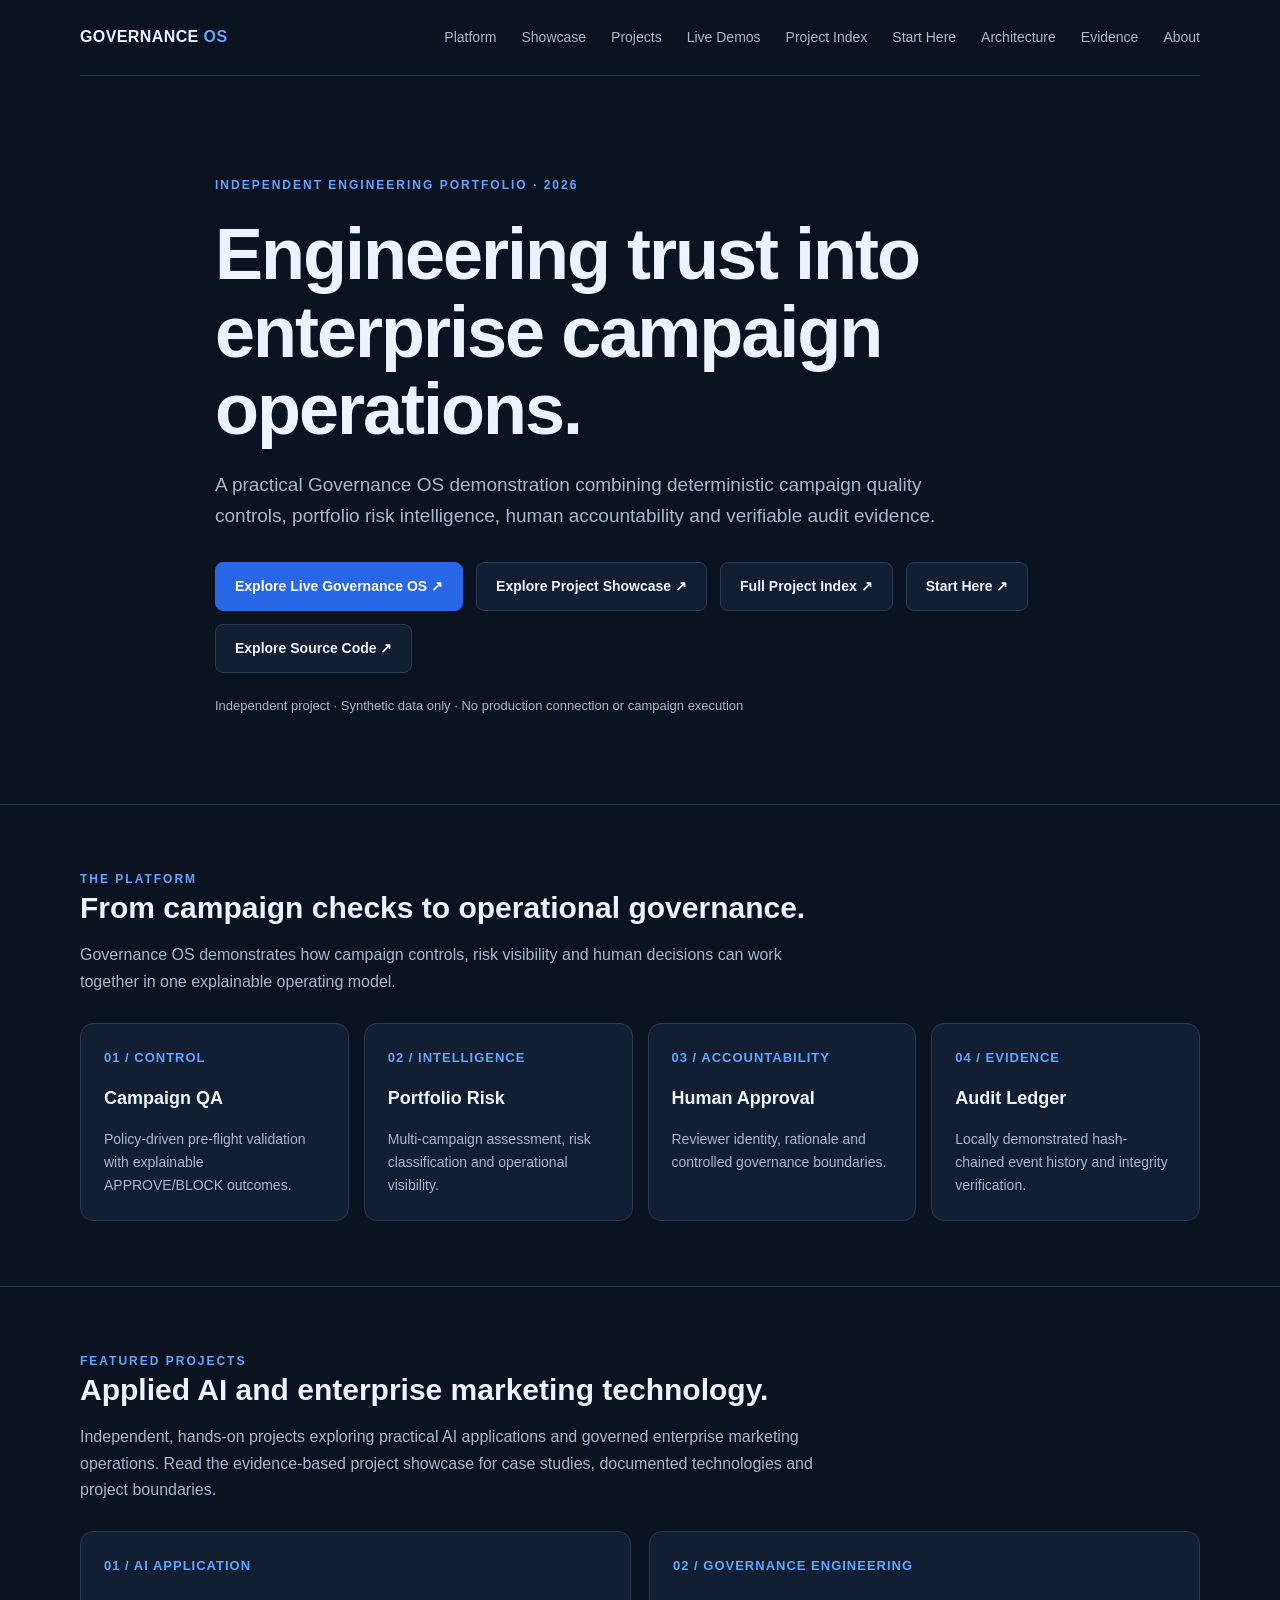
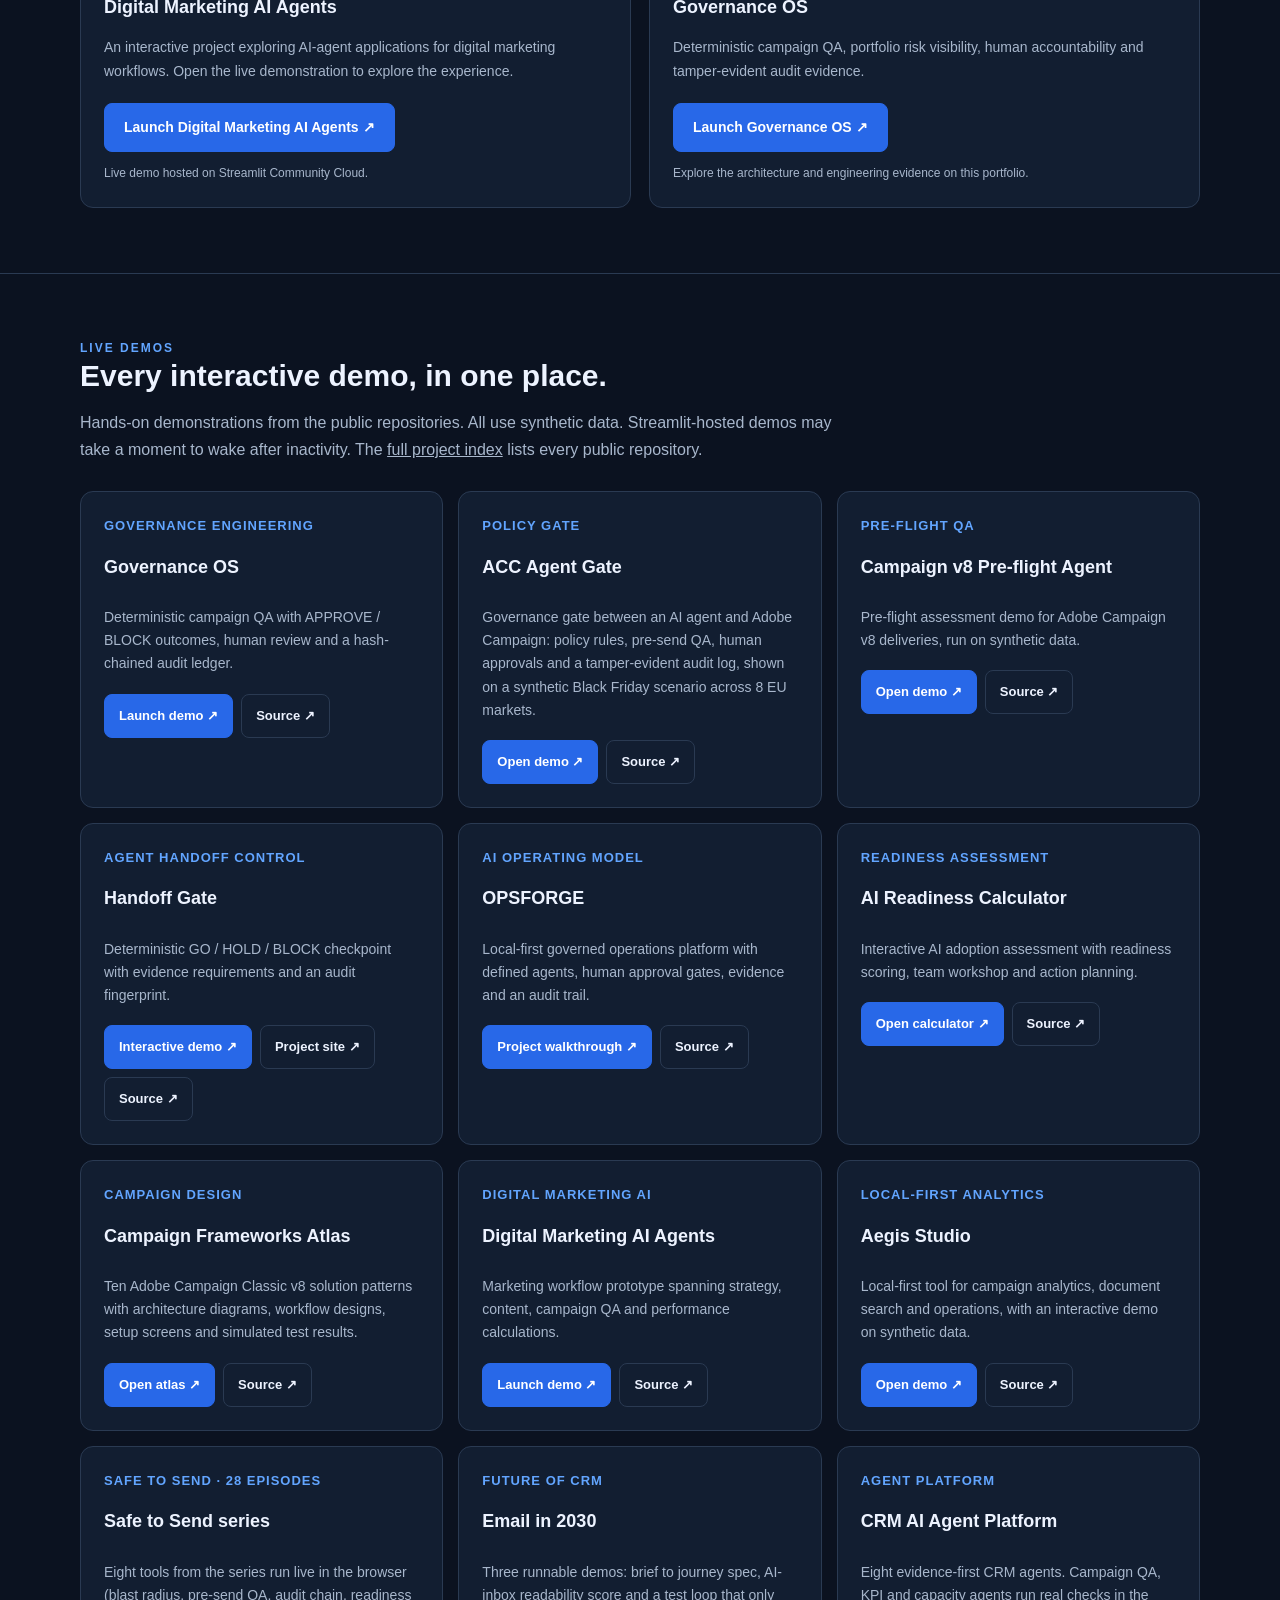
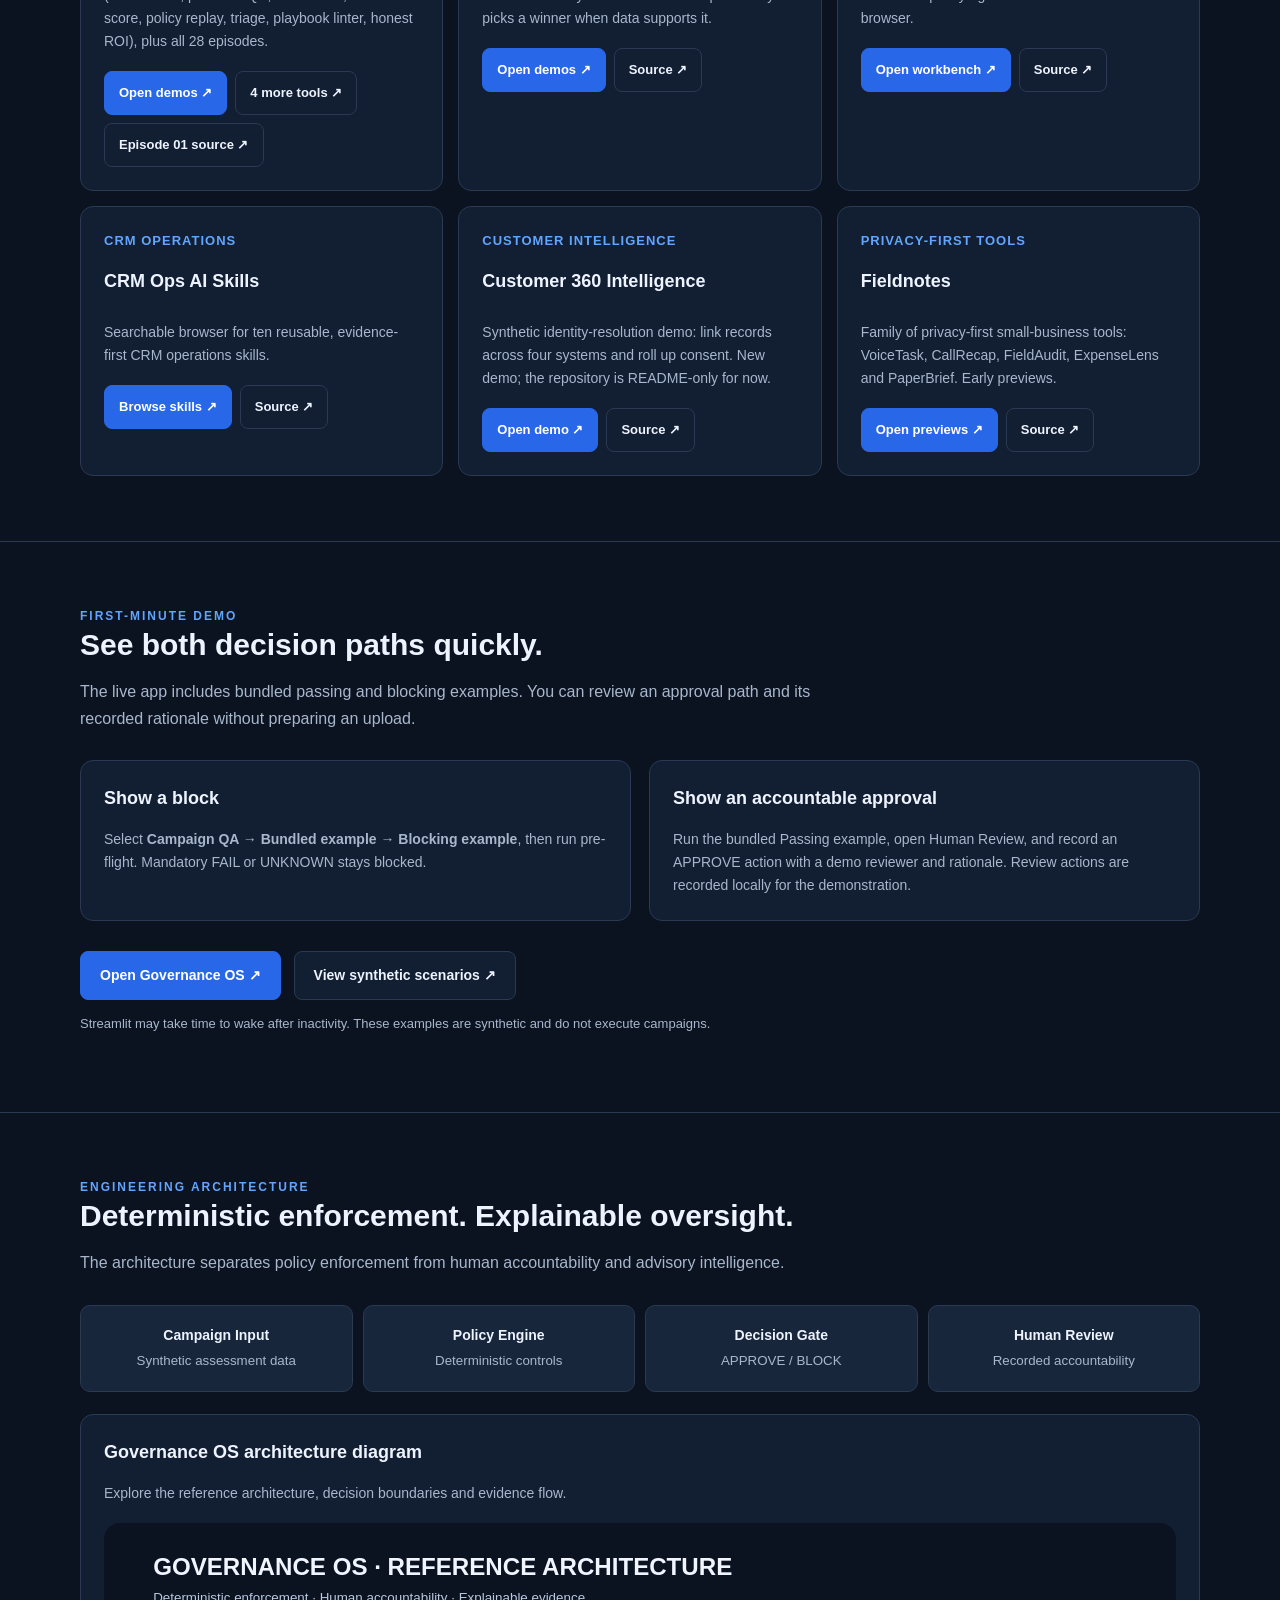
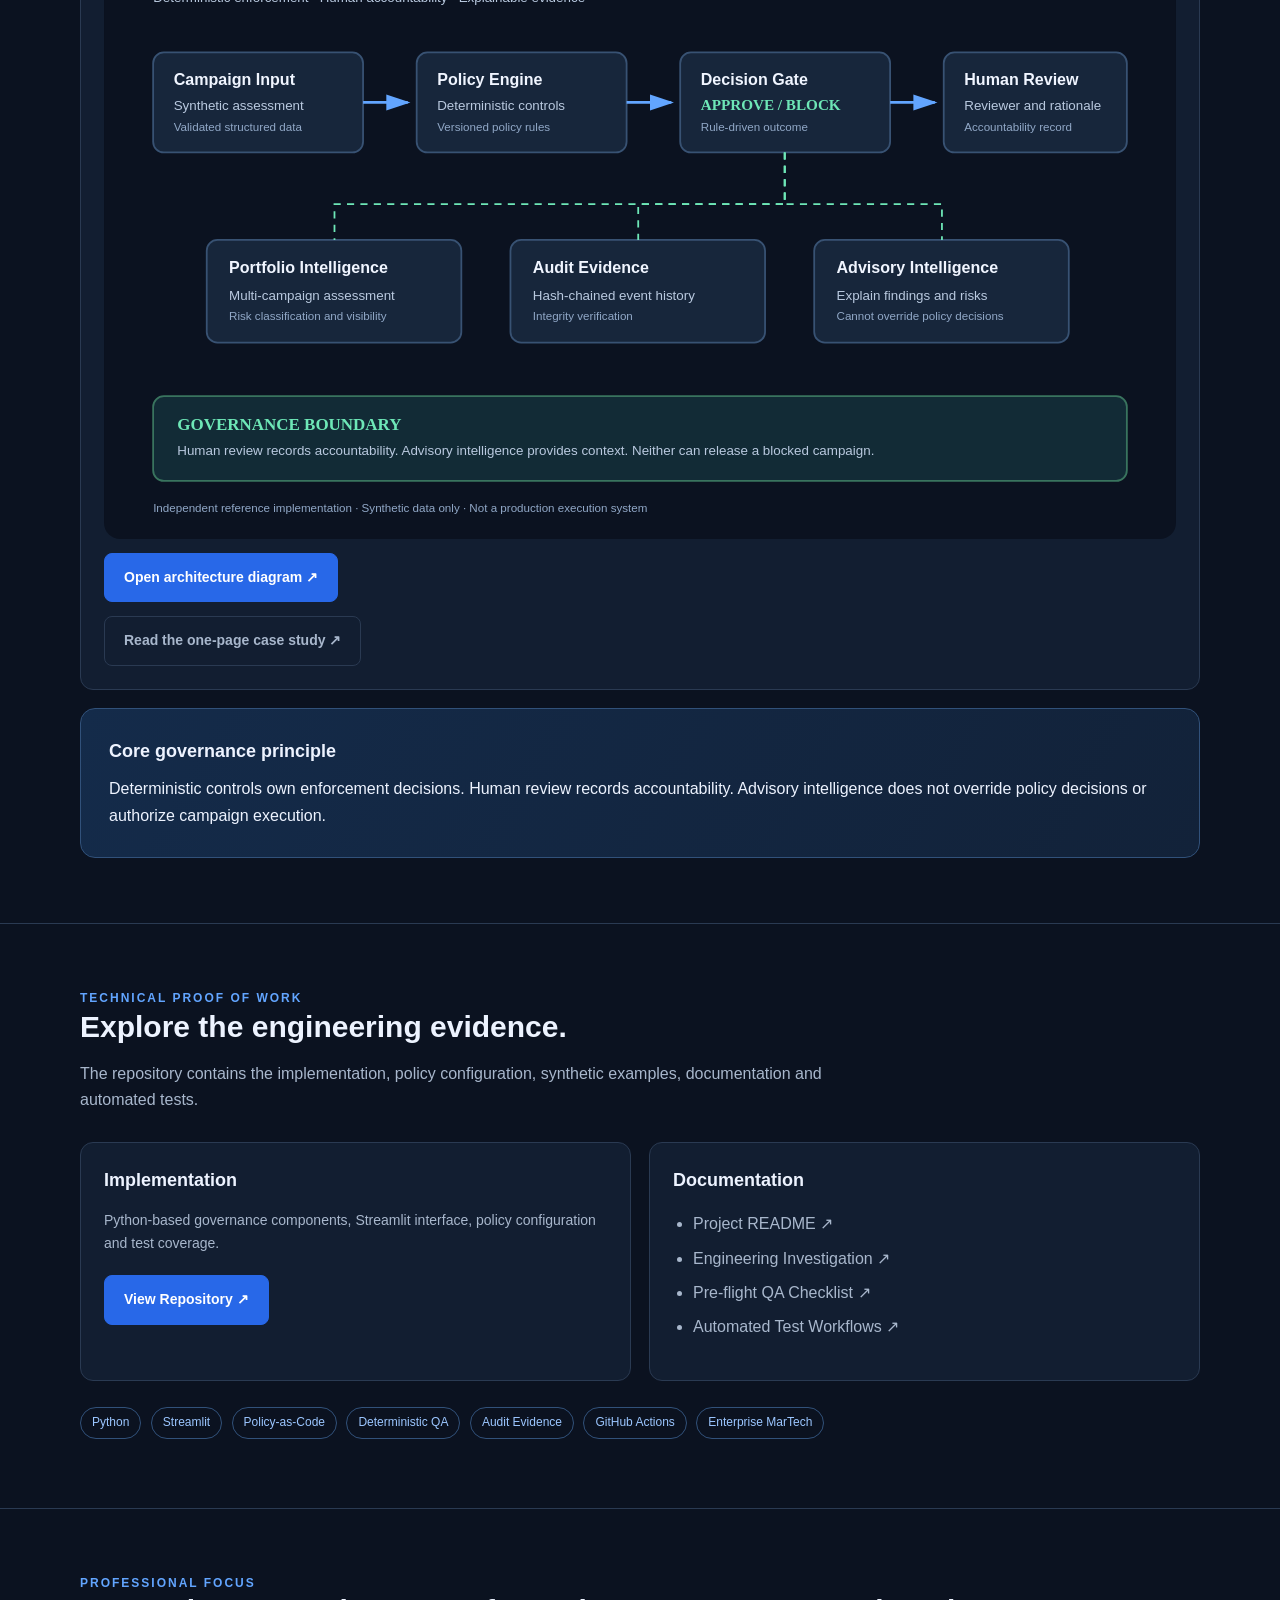
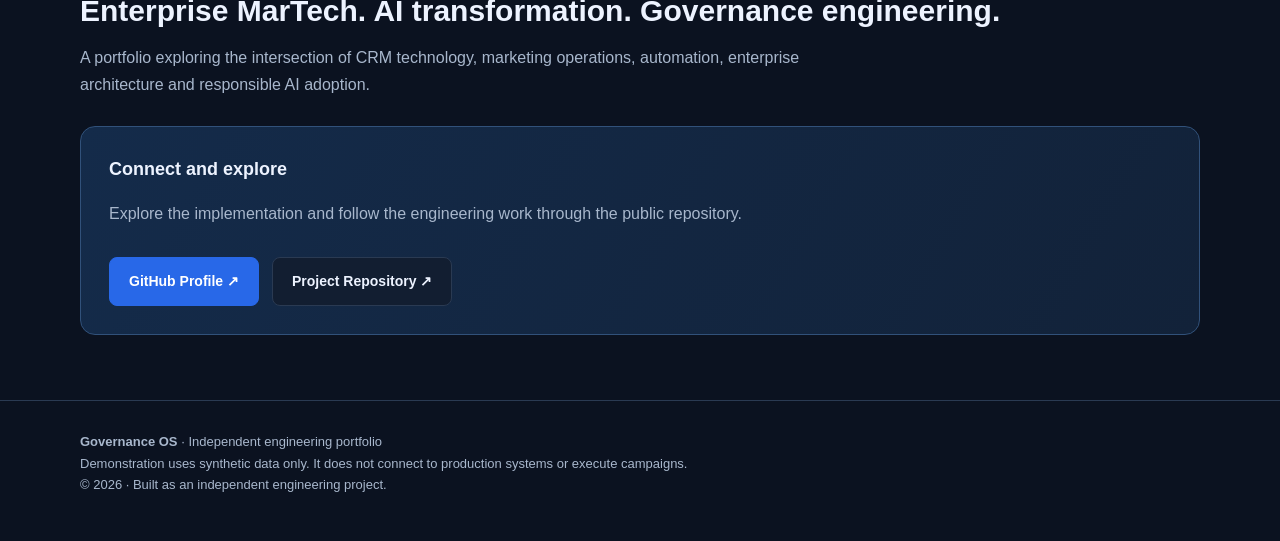
<file: docs/site/index.html>
<!DOCTYPE html>
<html lang="en">
<head>
<meta charset="UTF-8">
<meta name="viewport" content="width=device-width, initial-scale=1">
<meta name="theme-color" content="#0b1220">
<meta name="description" content="Independent engineering portfolio demonstrating enterprise campaign governance, deterministic QA, portfolio risk intelligence and accountable human oversight.">
<title>Governance OS | Enterprise AI & MarTech Engineering</title>
<style>
:root {
  --bg:#0b1220; --panel:#121e31; --panel2:#18263b;
  --text:#edf3ff; --muted:#a8b7cc; --blue:#62a5ff;
  --green:#6ee7b7; --line:#2a3a52;
}
*{box-sizing:border-box}
html{scroll-behavior:smooth}
body{margin:0;background:var(--bg);color:var(--text);
font-family:Inter,Segoe UI,Arial,sans-serif;line-height:1.65}
a{color:inherit;text-decoration:none}
a:focus-visible{outline:3px solid var(--green);outline-offset:4px}
.wrap{width:min(1120px,90%);margin:auto}
nav{height:76px;border-bottom:1px solid var(--line);
display:flex;align-items:center;justify-content:space-between}
.brand{font-weight:800;letter-spacing:.4px}
.brand span{color:var(--blue)}
.navlinks{display:flex;gap:25px;color:var(--muted);font-size:14px}
.hero{padding:100px 0 75px;max-width:850px}
.eyebrow{color:var(--blue);font-weight:750;letter-spacing:2px;
font-size:12px;text-transform:uppercase}
h1{font-size:clamp(42px,7vw,72px);line-height:1.08;
letter-spacing:-2px;margin:20px 0}
h2{font-size:30px;line-height:1.2;margin:0 0 16px}
h3{font-size:18px;margin:0 0 10px}
.lead{font-size:19px;color:var(--muted);max-width:760px}
.actions{display:flex;gap:13px;flex-wrap:wrap;margin-top:30px}
.btn{display:inline-block;padding:12px 19px;border-radius:8px;
font-weight:700;font-size:14px;border:1px solid var(--line)}
.primary{background:#2868e8;border-color:#2868e8;color:white}
.secondary{background:var(--panel)}
.btn:hover{filter:brightness(1.15);transform:translateY(-1px)}
.section{padding:65px 0;border-top:1px solid var(--line)}
.sub{color:var(--muted);max-width:760px;margin:0 0 28px}
.grid{display:grid;grid-template-columns:repeat(4,1fr);gap:15px}
.card{background:var(--panel);border:1px solid var(--line);
border-radius:13px;padding:23px}
.card p{color:var(--muted);font-size:14px;margin-bottom:0}
.number{font-size:13px;color:var(--blue);font-weight:800;
letter-spacing:1px;margin-bottom:16px}
.architecture{display:grid;grid-template-columns:repeat(4,1fr);
gap:10px;margin-top:25px}
.step{background:var(--panel2);border:1px solid var(--line);
border-radius:10px;padding:18px;text-align:center}
.step strong{display:block;font-size:14px}
.step small{color:var(--muted)}
.pill{display:inline-block;border:1px solid #31517a;color:#9bc6ff;
border-radius:30px;padding:5px 11px;font-size:12px;margin:4px 5px 4px 0}
.split{display:grid;grid-template-columns:1fr 1fr;gap:18px}
ul{padding-left:20px;color:var(--muted)}
li{margin:8px 0}
.callout{background:linear-gradient(120deg,#142b4a,#122239);
border:1px solid #31517a;border-radius:15px;padding:28px}
footer{padding:30px 0 45px;color:var(--muted);font-size:13px;
border-top:1px solid var(--line)}
.dgrid{display:grid;grid-template-columns:repeat(3,1fr);gap:15px}
.dgrid .card{display:flex;flex-direction:column}
.dgrid .card p:last-child{margin-top:auto}
.tagline{font-size:11px;letter-spacing:1px;color:var(--green);font-weight:800;margin:0 0 10px}
.links{display:flex;flex-wrap:wrap;gap:8px;margin-top:18px}
.links .btn{padding:10px 14px;font-size:13px}
img,svg{max-width:100%;height:auto}
.btn{min-height:44px;text-align:center}
.navlinks a{white-space:nowrap}
@media(max-width:1000px){
 .dgrid{grid-template-columns:repeat(2,1fr)}
}
@media(max-width:800px){
 nav.wrap{height:auto;flex-wrap:wrap;padding:14px 0 8px;gap:8px}
 .navlinks{width:100%;gap:18px;font-size:13px;overflow-x:auto;-webkit-overflow-scrolling:touch;padding:6px 0 10px;scrollbar-width:thin}
 .grid{grid-template-columns:repeat(2,1fr)}
 .architecture{grid-template-columns:repeat(2,1fr)}
 .split{grid-template-columns:1fr}
 .hero{padding:64px 0 50px}
 .section{padding:48px 0}
 h2{font-size:26px}
}
@media(max-width:560px){
 .grid,.dgrid{grid-template-columns:1fr}
 .architecture{grid-template-columns:1fr}
 .hero{padding:44px 0 40px}
 h1{letter-spacing:-1px}
 .lead{font-size:17px}
 .actions .btn,.links .btn,.card p .btn{width:100%;display:block}
 .actions{gap:10px}
 .card{padding:18px}
 footer{font-size:12px}
}
</style>
</head>
<body>
<nav class="wrap">
  <a class="brand" href="#">GOVERNANCE <span>OS</span></a>
  <div class="navlinks">
    <a href="#platform">Platform</a>
    <a href="projects.html">Showcase</a>
    <a href="#projects">Projects</a>
    <a href="#demos">Live Demos</a>
    <a href="portfolio.html">Project Index</a>
    <a href="architecture-guide.html">Start Here</a>
    <a href="#architecture">Architecture</a>
    <a href="#evidence">Evidence</a>
    <a href="#about">About</a>
  </div>
</nav>

<main>
<section class="wrap hero">
  <div class="eyebrow">Independent Engineering Portfolio · 2026</div>
  <h1>Engineering trust into enterprise campaign operations.</h1>
  <p class="lead">
    A practical Governance OS demonstration combining deterministic
    campaign quality controls, portfolio risk intelligence, human
    accountability and verifiable audit evidence.
  </p>
  <div class="actions">
    <a class="btn primary" href="https://adobe-campaign-v8-governance-3rzwjb2pbqqftpm3fecxzd.streamlit.app/" target="_blank" rel="noopener">Explore Live Governance OS ↗</a>
    <a class="btn secondary" href="projects.html">Explore Project Showcase ↗</a>
    <a class="btn secondary" href="portfolio.html">Full Project Index ↗</a>
    <a class="btn secondary" href="architecture-guide.html">Start Here ↗</a>
    <a class="btn secondary" href="https://github.com/sghatge/adobe-campaign-v8-governance" target="_blank" rel="noopener">Explore Source Code ↗</a>
  </div>
  <p style="color:var(--muted);font-size:13px;margin-top:22px">
    Independent project · Synthetic data only · No production connection
    or campaign execution
  </p>
</section>

<section class="section" id="platform">
<div class="wrap">
  <div class="eyebrow">The platform</div>
  <h2>From campaign checks to operational governance.</h2>
  <p class="sub">Governance OS demonstrates how campaign controls,
  risk visibility and human decisions can work together in one
  explainable operating model.</p>
  <div class="grid">
    <article class="card">
      <div class="number">01 / CONTROL</div>
      <h3>Campaign QA</h3>
      <p>Policy-driven pre-flight validation with explainable
      APPROVE/BLOCK outcomes.</p>
    </article>
    <article class="card">
      <div class="number">02 / INTELLIGENCE</div>
      <h3>Portfolio Risk</h3>
      <p>Multi-campaign assessment, risk classification and
      operational visibility.</p>
    </article>
    <article class="card">
      <div class="number">03 / ACCOUNTABILITY</div>
      <h3>Human Approval</h3>
      <p>Reviewer identity, rationale and controlled governance
      boundaries.</p>
    </article>
    <article class="card">
      <div class="number">04 / EVIDENCE</div>
      <h3>Audit Ledger</h3>
      <p>Locally demonstrated hash-chained event history and
      integrity verification.</p>
    </article>
  </div>
</div>
</section>

<section class="section" id="projects">
<div class="wrap">
  <div class="eyebrow">Featured projects</div>
  <h2>Applied AI and enterprise marketing technology.</h2>
  <p class="sub">Independent, hands-on projects exploring practical AI applications and governed enterprise marketing operations. Read the <a href="projects.html">evidence-based project showcase</a> for case studies, documented technologies and project boundaries.</p>
  <div class="split">
    <article class="card">
      <div class="number">01 / AI APPLICATION</div>
      <h3>Digital Marketing AI Agents</h3>
      <p>An interactive project exploring AI-agent applications for digital marketing workflows. Open the live demonstration to explore the experience.</p>
      <p style="margin-top:20px">
        <a class="btn primary" href="https://sghatge-digital-marketing-ai-agents-app-5uhltb.streamlit.app/" target="_blank" rel="noopener">Launch Digital Marketing AI Agents ↗</a>
      </p>
      <p style="font-size:12px">Live demo hosted on Streamlit Community Cloud.</p>
    </article>
    <article class="card">
      <div class="number">02 / GOVERNANCE ENGINEERING</div>
      <h3>Governance OS</h3>
      <p>Deterministic campaign QA, portfolio risk visibility, human accountability and tamper-evident audit evidence.</p>
      <p style="margin-top:20px">
        <a class="btn primary" href="https://adobe-campaign-v8-governance-3rzwjb2pbqqftpm3fecxzd.streamlit.app/" target="_blank" rel="noopener">Launch Governance OS ↗</a>
      </p>
      <p style="font-size:12px">Explore the architecture and engineering evidence on this portfolio.</p>
    </article>
  </div>
</div>
</section>



<section class="section" id="demos">
<div class="wrap">
  <div class="eyebrow">Live demos</div>
  <h2>Every interactive demo, in one place.</h2>
  <p class="sub">Hands-on demonstrations from the public repositories. All use synthetic data. Streamlit-hosted demos may take a moment to wake after inactivity. The <a href="portfolio.html" style="text-decoration:underline">full project index</a> lists every public repository.</p>
  <div class="dgrid">
    <article class="card">
      <div class="number">GOVERNANCE ENGINEERING</div>
      <h3>Governance OS</h3>
      <p>Deterministic campaign QA with APPROVE / BLOCK outcomes, human review and a hash-chained audit ledger.</p>
      <div class="links"><a class="btn primary" href="https://adobe-campaign-v8-governance-3rzwjb2pbqqftpm3fecxzd.streamlit.app/" target="_blank" rel="noopener">Launch demo ↗</a><a class="btn secondary" href="https://github.com/sghatge/adobe-campaign-v8-governance" target="_blank" rel="noopener">Source ↗</a></div>
    </article>
    <article class="card">
      <div class="number">POLICY GATE</div>
      <h3>ACC Agent Gate</h3>
      <p>Governance gate between an AI agent and Adobe Campaign: policy rules, pre-send QA, human approvals and a tamper-evident audit log, shown on a synthetic Black Friday scenario across 8 EU markets.</p>
      <div class="links"><a class="btn primary" href="https://sghatge.github.io/acc-agent-gate/" target="_blank" rel="noopener">Open demo ↗</a><a class="btn secondary" href="https://github.com/sghatge/acc-agent-gate" target="_blank" rel="noopener">Source ↗</a></div>
    </article>
    <article class="card">
      <div class="number">PRE-FLIGHT QA</div>
      <h3>Campaign v8 Pre-flight Agent</h3>
      <p>Pre-flight assessment demo for Adobe Campaign v8 deliveries, run on synthetic data.</p>
      <div class="links"><a class="btn primary" href="https://sghatge.github.io/campaign-v8-preflight-agent/" target="_blank" rel="noopener">Open demo ↗</a><a class="btn secondary" href="https://github.com/sghatge/campaign-v8-preflight-agent" target="_blank" rel="noopener">Source ↗</a></div>
    </article>
    <article class="card">
      <div class="number">AGENT HANDOFF CONTROL</div>
      <h3>Handoff Gate</h3>
      <p>Deterministic GO / HOLD / BLOCK checkpoint with evidence requirements and an audit fingerprint.</p>
      <div class="links"><a class="btn primary" href="https://sghatge.github.io/handoff-gate/demo/" target="_blank" rel="noopener">Interactive demo ↗</a><a class="btn secondary" href="https://sghatge.github.io/handoff-gate/" target="_blank" rel="noopener">Project site ↗</a><a class="btn secondary" href="https://github.com/sghatge/handoff-gate" target="_blank" rel="noopener">Source ↗</a></div>
    </article>
    <article class="card">
      <div class="number">AI OPERATING MODEL</div>
      <h3>OPSFORGE</h3>
      <p>Local-first governed operations platform with defined agents, human approval gates, evidence and an audit trail.</p>
      <div class="links"><a class="btn primary" href="https://sghatge.github.io/opsforge/" target="_blank" rel="noopener">Project walkthrough ↗</a><a class="btn secondary" href="https://github.com/sghatge/opsforge" target="_blank" rel="noopener">Source ↗</a></div>
    </article>
    <article class="card">
      <div class="number">READINESS ASSESSMENT</div>
      <h3>AI Readiness Calculator</h3>
      <p>Interactive AI adoption assessment with readiness scoring, team workshop and action planning.</p>
      <div class="links"><a class="btn primary" href="https://sghatge.github.io/ai-readiness-calculator/" target="_blank" rel="noopener">Open calculator ↗</a><a class="btn secondary" href="https://github.com/sghatge/ai-readiness-calculator" target="_blank" rel="noopener">Source ↗</a></div>
    </article>
    <article class="card">
      <div class="number">CAMPAIGN DESIGN</div>
      <h3>Campaign Frameworks Atlas</h3>
      <p>Ten Adobe Campaign Classic v8 solution patterns with architecture diagrams, workflow designs, setup screens and simulated test results.</p>
      <div class="links"><a class="btn primary" href="https://sghatge.github.io/campaign-frameworks-atlas/" target="_blank" rel="noopener">Open atlas ↗</a><a class="btn secondary" href="https://github.com/sghatge/campaign-frameworks-atlas" target="_blank" rel="noopener">Source ↗</a></div>
    </article>
    <article class="card">
      <div class="number">DIGITAL MARKETING AI</div>
      <h3>Digital Marketing AI Agents</h3>
      <p>Marketing workflow prototype spanning strategy, content, campaign QA and performance calculations.</p>
      <div class="links"><a class="btn primary" href="https://sghatge-digital-marketing-ai-agents-app-5uhltb.streamlit.app/" target="_blank" rel="noopener">Launch demo ↗</a><a class="btn secondary" href="https://github.com/sghatge/digital-marketing-ai-agents" target="_blank" rel="noopener">Source ↗</a></div>
    </article>
    <article class="card">
      <div class="number">LOCAL-FIRST ANALYTICS</div>
      <h3>Aegis Studio</h3>
      <p>Local-first tool for campaign analytics, document search and operations, with an interactive demo on synthetic data.</p>
      <div class="links"><a class="btn primary" href="https://sghatge.github.io/aegis-studio/" target="_blank" rel="noopener">Open demo ↗</a><a class="btn secondary" href="https://github.com/sghatge/aegis-studio" target="_blank" rel="noopener">Source ↗</a></div>
    </article>
    <article class="card">
      <div class="number">SAFE TO SEND · 28 EPISODES</div>
      <h3>Safe to Send series</h3>
      <p>Eight tools from the series run live in the browser (blast radius, pre-send QA, audit chain, readiness score, policy replay, triage, playbook linter, honest ROI), plus all 28 episodes.</p>
      <div class="links"><a class="btn primary" href="demos/safe-to-send.html">Open demos ↗</a><a class="btn secondary" href="demos/safe-to-send-more.html">4 more tools ↗</a><a class="btn secondary" href="https://github.com/sghatge/safe-to-send-01-agent-blast-radius" target="_blank" rel="noopener">Episode 01 source ↗</a></div>
    </article>
    <article class="card">
      <div class="number">FUTURE OF CRM</div>
      <h3>Email in 2030</h3>
      <p>Three runnable demos: brief to journey spec, AI-inbox readability score and a test loop that only picks a winner when data supports it.</p>
      <div class="links"><a class="btn primary" href="demos/email-2030.html">Open demos ↗</a><a class="btn secondary" href="https://github.com/sghatge/email-2030-showcase" target="_blank" rel="noopener">Source ↗</a></div>
    </article>
    <article class="card">
      <div class="number">AGENT PLATFORM</div>
      <h3>CRM AI Agent Platform</h3>
      <p>Eight evidence-first CRM agents. Campaign QA, KPI and capacity agents run real checks in the browser.</p>
      <div class="links"><a class="btn primary" href="demos/crm-agent-platform.html">Open workbench ↗</a><a class="btn secondary" href="https://github.com/sghatge/crm-ai-agent-platform" target="_blank" rel="noopener">Source ↗</a></div>
    </article>
    <article class="card">
      <div class="number">CRM OPERATIONS</div>
      <h3>CRM Ops AI Skills</h3>
      <p>Searchable browser for ten reusable, evidence-first CRM operations skills.</p>
      <div class="links"><a class="btn primary" href="demos/crm-ops-skills.html">Browse skills ↗</a><a class="btn secondary" href="https://github.com/sghatge/crm-ops-ai-skills" target="_blank" rel="noopener">Source ↗</a></div>
    </article>
    <article class="card">
      <div class="number">CUSTOMER INTELLIGENCE</div>
      <h3>Customer 360 Intelligence</h3>
      <p>Synthetic identity-resolution demo: link records across four systems and roll up consent. New demo; the repository is README-only for now.</p>
      <div class="links"><a class="btn primary" href="demos/customer-360.html">Open demo ↗</a><a class="btn secondary" href="https://github.com/sghatge/customer-360-intelligence" target="_blank" rel="noopener">Source ↗</a></div>
    </article>
    <article class="card">
      <div class="number">PRIVACY-FIRST TOOLS</div>
      <h3>Fieldnotes</h3>
      <p>Family of privacy-first small-business tools: VoiceTask, CallRecap, FieldAudit, ExpenseLens and PaperBrief. Early previews.</p>
      <div class="links"><a class="btn primary" href="demos/fieldnotes/">Open previews ↗</a><a class="btn secondary" href="https://github.com/sghatge/fieldnotes" target="_blank" rel="noopener">Source ↗</a></div>
    </article>
  </div>
</div>
</section>

<section class="section" id="quickstart"><div class="wrap"><div class="eyebrow">First-minute demo</div><h2>See both decision paths quickly.</h2><p class="sub">The live app includes bundled passing and blocking examples. You can review an approval path and its recorded rationale without preparing an upload.</p><div class="split"><article class="card"><h3>Show a block</h3><p>Select <b>Campaign QA → Bundled example → Blocking example</b>, then run pre-flight. Mandatory FAIL or UNKNOWN stays blocked.</p></article><article class="card"><h3>Show an accountable approval</h3><p>Run the bundled Passing example, open Human Review, and record an APPROVE action with a demo reviewer and rationale. Review actions are recorded locally for the demonstration.</p></article></div><div class="actions"><a class="btn primary" href="https://adobe-campaign-v8-governance-3rzwjb2pbqqftpm3fecxzd.streamlit.app/" target="_blank" rel="noopener">Open Governance OS ↗</a><a class="btn secondary" href="case-study.html">View synthetic scenarios ↗</a></div><p style="color:var(--muted);font-size:13px">Streamlit may take time to wake after inactivity. These examples are synthetic and do not execute campaigns.</p></div></section>

<section class="section" id="architecture">
<div class="wrap">
  <div class="eyebrow">Engineering architecture</div>
  <h2>Deterministic enforcement. Explainable oversight.</h2>
  <p class="sub">The architecture separates policy enforcement
  from human accountability and advisory intelligence.</p>
  <div class="architecture">
    <div class="step"><strong>Campaign Input</strong><small>Synthetic assessment data</small></div>
    <div class="step"><strong>Policy Engine</strong><small>Deterministic controls</small></div>
    <div class="step"><strong>Decision Gate</strong><small>APPROVE / BLOCK</small></div>
    <div class="step"><strong>Human Review</strong><small>Recorded accountability</small></div>
  </div>

  <div class="card" style="margin-top:22px">
    <h3>Governance OS architecture diagram</h3>
    <p>Explore the reference architecture, decision boundaries and evidence flow.</p>
    <img src="governance-architecture.svg"
         alt="Governance OS architecture diagram"
         style="display:block;width:100%;height:auto;margin-top:18px;border-radius:10px">
    <p><a class="btn primary" href="governance-architecture.svg">Open architecture diagram ↗</a></p>
    <p><a class="btn secondary" href="case-study.html">Read the one-page case study ↗</a></p>
  </div>
<div class="callout" style="margin-top:18px">
    <h3>Core governance principle</h3>
    Deterministic controls own enforcement decisions. Human review
    records accountability. Advisory intelligence does not override
    policy decisions or authorize campaign execution.
  </div>
</div>
</section>

<section class="section" id="evidence">
<div class="wrap">
  <div class="eyebrow">Technical proof of work</div>
  <h2>Explore the engineering evidence.</h2>
  <p class="sub">The repository contains the implementation,
  policy configuration, synthetic examples, documentation and
  automated tests.</p>
  <div class="split">
    <article class="card">
      <h3>Implementation</h3>
      <p>Python-based governance components, Streamlit interface,
      policy configuration and test coverage.</p>
      <p style="margin-top:20px">
        <a class="btn primary" href="https://github.com/sghatge/adobe-campaign-v8-governance" target="_blank" rel="noopener">View Repository ↗</a>
      </p>
    </article>
    <article class="card">
      <h3>Documentation</h3>
      <ul>
        <li><a href="https://github.com/sghatge/adobe-campaign-v8-governance/blob/main/README.md">Project README ↗</a></li>
        <li><a href="https://github.com/sghatge/adobe-campaign-v8-governance/blob/main/docs/adobe-campaign-v8-investigation.md">Engineering Investigation ↗</a></li>
        <li><a href="https://github.com/sghatge/adobe-campaign-v8-governance/blob/main/docs/pre-flight-checklist.md">Pre-flight QA Checklist ↗</a></li>
        <li><a href="https://github.com/sghatge/adobe-campaign-v8-governance/actions">Automated Test Workflows ↗</a></li>
      </ul>
    </article>
  </div>
  <div style="margin-top:22px">
    <span class="pill">Python</span>
    <span class="pill">Streamlit</span>
    <span class="pill">Policy-as-Code</span>
    <span class="pill">Deterministic QA</span>
    <span class="pill">Audit Evidence</span>
    <span class="pill">GitHub Actions</span>
    <span class="pill">Enterprise MarTech</span>
  </div>
</div>
</section>

<section class="section" id="about">
<div class="wrap">
  <div class="eyebrow">Professional focus</div>
  <h2>Enterprise MarTech. AI transformation. Governance engineering.</h2>
  <p class="sub">A portfolio exploring the intersection of CRM
  technology, marketing operations, automation, enterprise
  architecture and responsible AI adoption.</p>
  <div class="callout">
    <h3>Connect and explore</h3>
    <p style="color:var(--muted)">Explore the implementation and
    follow the engineering work through the public repository.</p>
    <div class="actions">
      <a class="btn primary" href="https://github.com/sghatge" target="_blank" rel="noopener">GitHub Profile ↗</a>
      <a class="btn secondary" href="https://github.com/sghatge/adobe-campaign-v8-governance" target="_blank" rel="noopener">Project Repository ↗</a>
    </div>
  </div>
</div>
</section>
</main>

<footer>
<div class="wrap">
  <strong>Governance OS</strong> · Independent engineering portfolio
  <br>Demonstration uses synthetic data only. It does not connect to
  production systems or execute campaigns.
  <br>© 2026 · Built as an independent engineering project.
</div>
</footer>
</body>
</html>
</file>
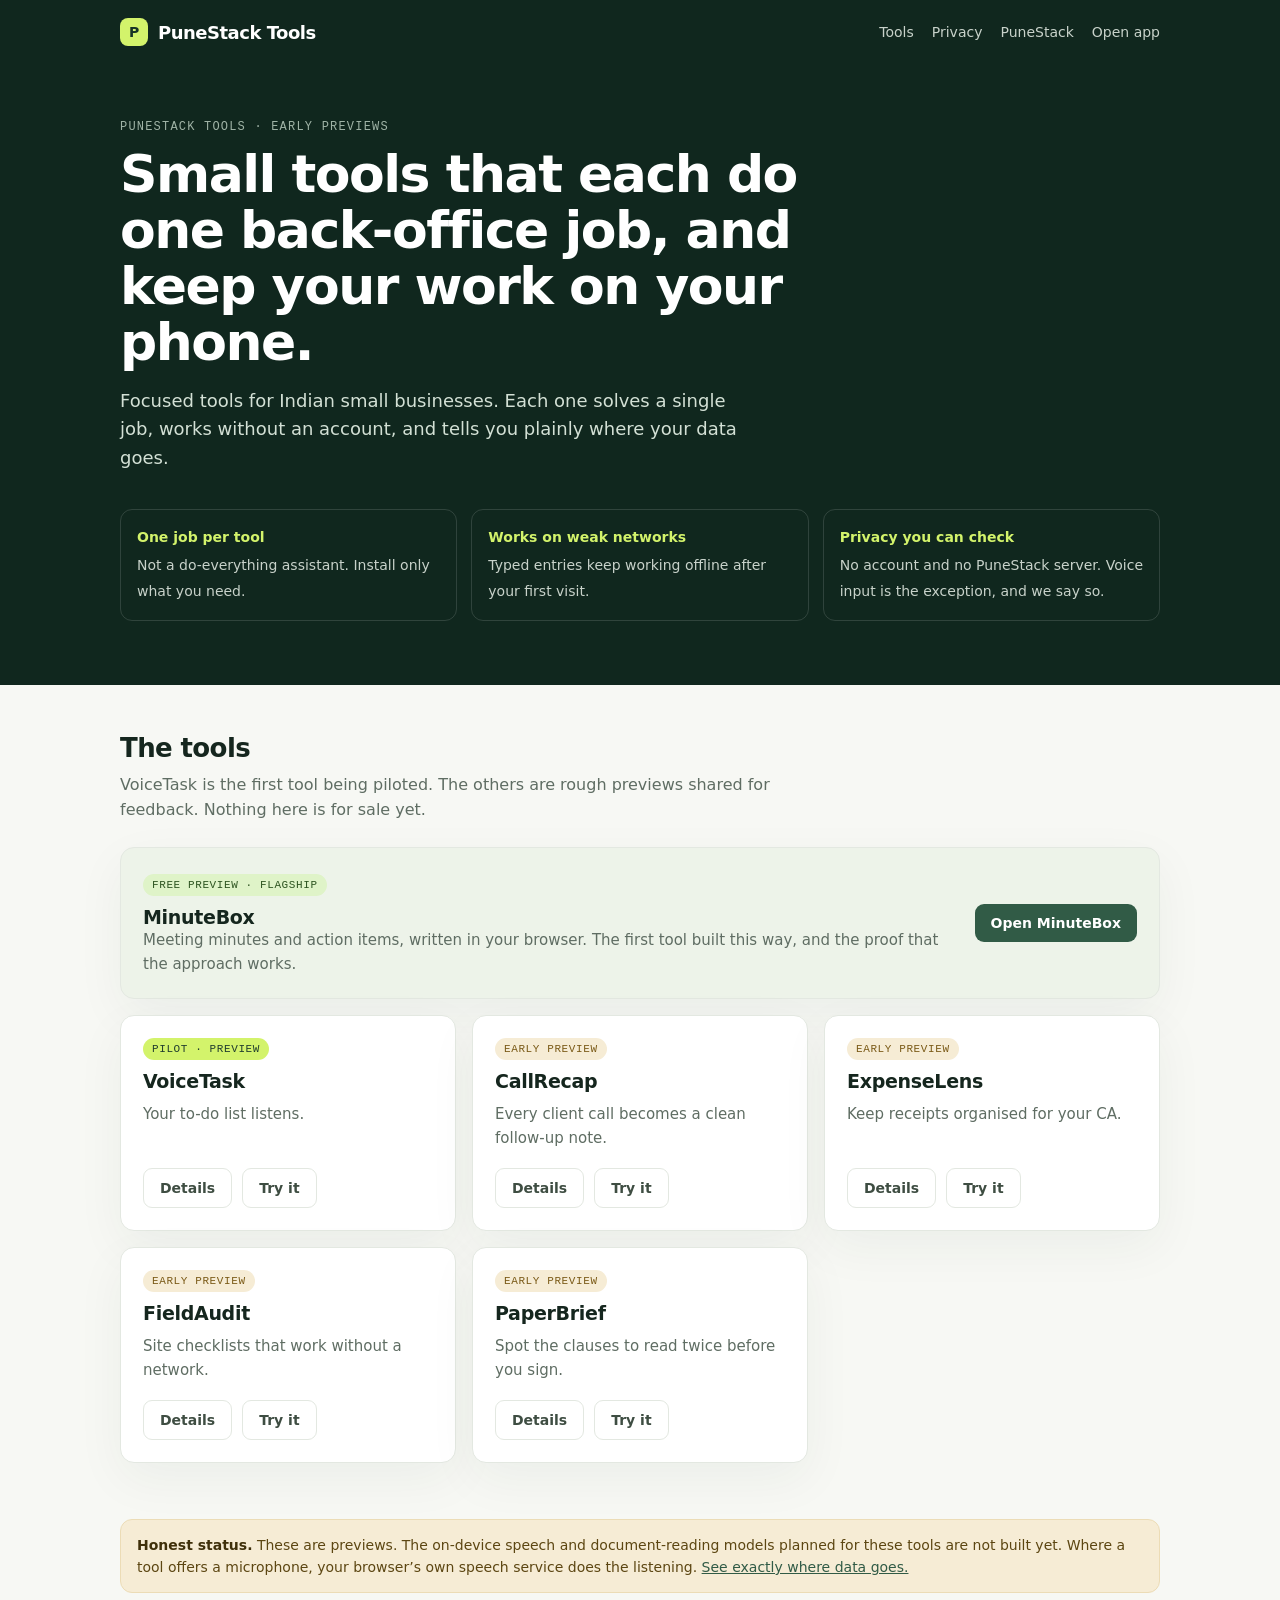
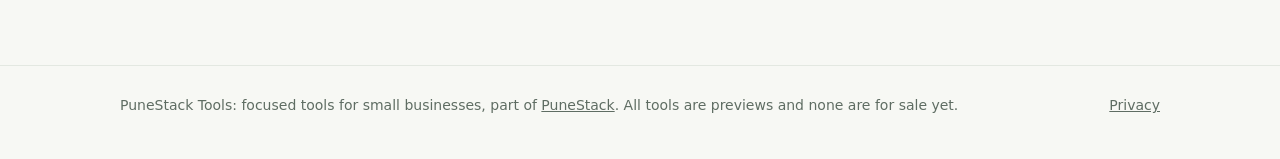
<file: docs/site/demos/fieldnotes/index.html>
<!doctype html>
<html lang="en">
<head>
<meta charset="utf-8">
<meta name="viewport" content="width=device-width,initial-scale=1,viewport-fit=cover">
<meta name="theme-color" content="#10271e">
<meta name="robots" content="noindex">
<meta name="description" content="Focused, privacy-first tools for small businesses. Early previews.">
<link rel="icon" href="icon.svg">
<link rel="stylesheet" href="styles.css">
<title>PuneStack Tools: focused tools for small businesses</title>
</head>
<body>
<header class="top"><div class="wrap">
<a class="brand" href=""><span class="brand-mark">P</span>PuneStack Tools</a>
<nav><a href="#tools">Tools</a><a class="hide-sm" href="privacy/">Privacy</a><a class="hide-sm" href="https://punestack.vercel.app/">PuneStack</a><a href="app/">Open app</a></nav>
</div></header>
<section class="hero"><div class="wrap">
<div class="eyebrow">PuneStack Tools · early previews</div>
<h1>Small tools that each do one back-office job, and keep your work on your phone.</h1>
<p>Focused tools for Indian small businesses. Each one solves a single job, works without an account, and tells you plainly where your data goes.</p>
<div class="pillars">
<div class="pillar"><b>One job per tool</b><span>Not a do-everything assistant. Install only what you need.</span></div>
<div class="pillar"><b>Works on weak networks</b><span>Typed entries keep working offline after your first visit.</span></div>
<div class="pillar"><b>Privacy you can check</b><span>No account and no PuneStack server. Voice input is the exception, and we say so.</span></div>
</div>
</div></section>
<main><div class="wrap">
<section id="tools"><h2>The tools</h2>
<p class="lead">VoiceTask is the first tool being piloted. The others are rough previews shared for feedback. Nothing here is for sale yet.</p>
<div class="cards"><article class="card feature"><div><span class="status available">Free preview · flagship</span>
<h3 style="margin-top:10px">MinuteBox</h3><p>Meeting minutes and action items, written in your browser. The first tool built this way, and the proof that the approach works.</p></div>
<div class="links" style="margin:0;padding:0"><a class="btn" href="https://minutebox.vercel.app" rel="noopener">Open MinuteBox</a></div></article><article class="card"><span class="status pilot">Pilot · preview</span>
<h3>VoiceTask</h3><p>Your to-do list listens.</p>
<div class="links"><a class="btn secondary" href="voicetask/">Details</a><a class="btn secondary" href="app/#task">Try it</a></div></article><article class="card"><span class="status preview">Early preview</span>
<h3>CallRecap</h3><p>Every client call becomes a clean follow-up note.</p>
<div class="links"><a class="btn secondary" href="callrecap/">Details</a><a class="btn secondary" href="app/#call">Try it</a></div></article><article class="card"><span class="status preview">Early preview</span>
<h3>ExpenseLens</h3><p>Keep receipts organised for your CA.</p>
<div class="links"><a class="btn secondary" href="expenselens/">Details</a><a class="btn secondary" href="app/#expense">Try it</a></div></article><article class="card"><span class="status preview">Early preview</span>
<h3>FieldAudit</h3><p>Site checklists that work without a network.</p>
<div class="links"><a class="btn secondary" href="fieldaudit/">Details</a><a class="btn secondary" href="app/#audit">Try it</a></div></article><article class="card"><span class="status preview">Early preview</span>
<h3>PaperBrief</h3><p>Spot the clauses to read twice before you sign.</p>
<div class="links"><a class="btn secondary" href="paperbrief/">Details</a><a class="btn secondary" href="app/#paper">Try it</a></div></article></div></section>
<section><div class="note"><b>Honest status.</b> These are previews. The on-device speech and document-reading models planned for these tools are not built yet. Where a tool offers a microphone, your browser’s own speech service does the listening. <a href="privacy/">See exactly where data goes.</a></div></section>
</div></main>
<script>
// Old links pointed at the workspace with a hash (e.g. /#task). Send those to the app.
(function(){var k=location.hash.slice(1);if(['task','call','expense','audit','paper'].indexOf(k)>-1)location.replace('app/#'+k)})();
</script>
<footer><div class="wrap"><span>PuneStack Tools: focused tools for small businesses, part of <a href="https://punestack.vercel.app/">PuneStack</a>. All tools are previews and none are for sale yet.</span><span><a href="privacy/">Privacy</a></span></div></footer>
</body>
</html>
</file>
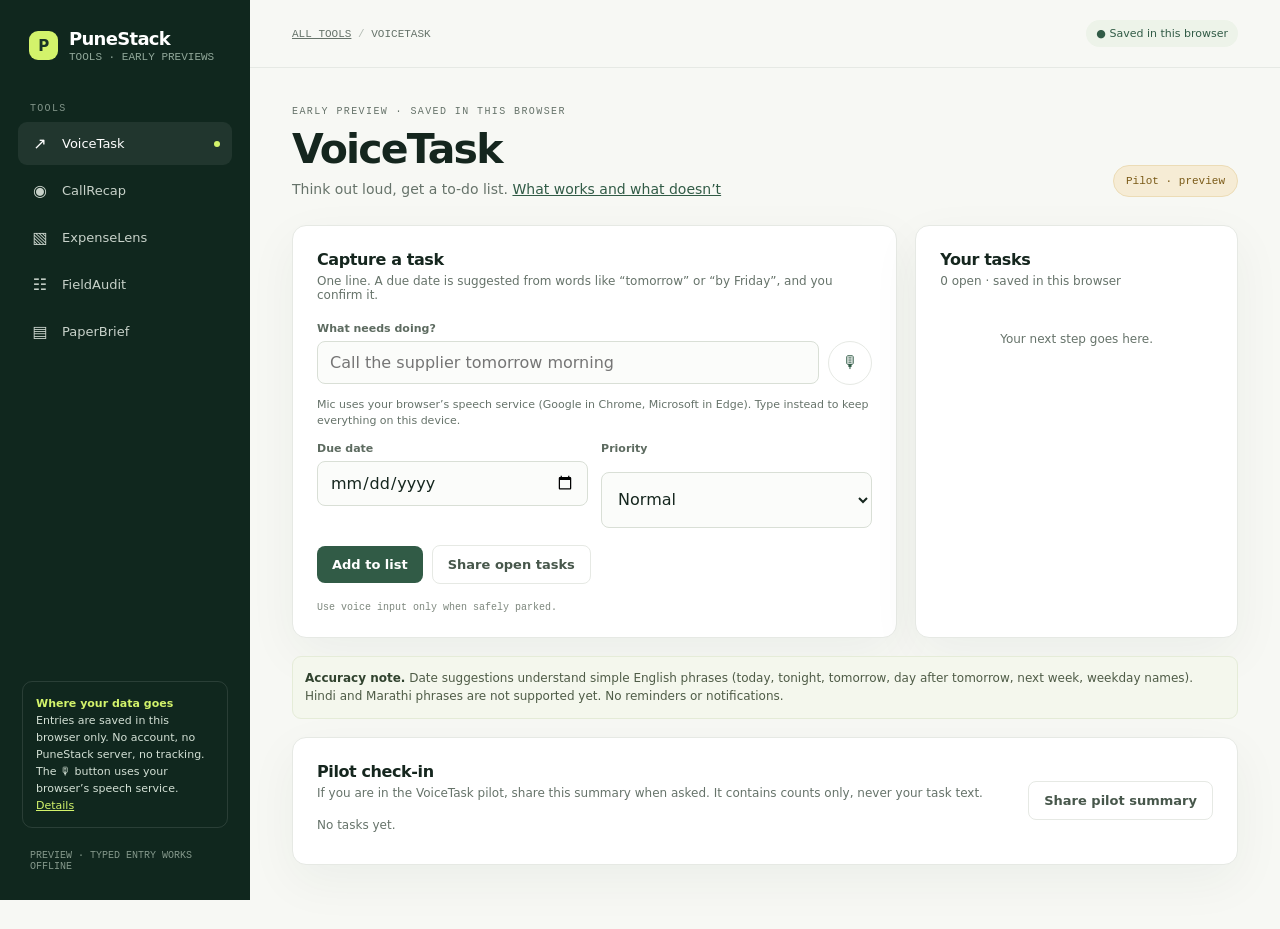
<file: docs/site/demos/fieldnotes/app/index.html>
<!doctype html>
<html lang="en">
<head>
<meta charset="utf-8"><meta name="viewport" content="width=device-width,initial-scale=1,viewport-fit=cover"><meta name="theme-color" content="#10271e"><meta name="robots" content="noindex"><meta name="description" content="Early previews of focused, privacy-first tools for small businesses."><link rel="manifest" href="../manifest.webmanifest"><link rel="icon" href="../icon.svg"><title>PuneStack Tools preview</title>
<style>
:root{--ink:#15261e;--muted:#66736a;--line:#e6e9e4;--paper:#f7f8f4;--white:#fff;--green:#315b46;--lime:#d3f36b;--soft:#edf3e9;--orange:#e17a4c;--shadow:0 16px 50px #1c38250d;--sans:'DM Sans',system-ui,-apple-system,'Segoe UI',Roboto,sans-serif;--display:Manrope,system-ui,-apple-system,'Segoe UI',Roboto,sans-serif;--mono:'DM Mono',ui-monospace,SFMono-Regular,Menlo,monospace}*{box-sizing:border-box}body{margin:0;background:var(--paper);color:var(--ink);font:15px var(--sans)}.shell{min-height:100vh}.sidebar{position:fixed;inset:0 auto 0 0;width:250px;background:#10271e;color:white;padding:26px 18px;display:flex;flex-direction:column;z-index:5}.brand{display:flex;align-items:center;gap:11px;padding:2px 11px 32px;font:800 18px var(--display);letter-spacing:-.7px;color:white;text-decoration:none}.brand-mark{width:29px;height:29px;border-radius:9px;background:var(--lime);color:#173326;display:grid;place-items:center;font:800 15px var(--display)}.brand small{display:block;color:#91a89a;font:11px var(--mono);letter-spacing:0;margin-top:2px}.nav-label{padding:8px 12px;color:#819489;font:10px var(--mono);letter-spacing:1.3px;text-transform:uppercase}.nav{display:grid;gap:4px}.nav button{border:0;background:transparent;color:#c8d2ca;text-align:left;padding:12px;border-radius:9px;display:flex;align-items:center;gap:12px;font:500 13px var(--sans);cursor:pointer}.nav button:hover,.nav button.active{background:#ffffff12;color:white}.nav button.active:after{content:'';margin-left:auto;width:6px;height:6px;background:var(--lime);border-radius:50%}.nav-icon{width:20px;text-align:center;font-size:16px}.side-bottom{margin-top:auto}.privacy{margin:10px 4px 0;padding:13px;border:1px solid #ffffff1c;border-radius:10px;color:#d3e0d5;font-size:11px;line-height:1.55}.privacy b{color:var(--lime);font-weight:600}.side-foot{padding:22px 12px 2px;color:#84988b;font:10px var(--mono)}.main{margin-left:250px;min-height:100vh}.topbar{height:68px;padding:0 42px;border-bottom:1px solid var(--line);display:flex;align-items:center;justify-content:space-between;background:#f7f8f4ef;position:sticky;top:0;z-index:4;backdrop-filter:blur(12px)}.crumb{font:11px var(--mono);color:var(--muted)}.top-actions{display:flex;align-items:center;gap:12px}.local-pill{font-size:11px;color:var(--green);background:var(--soft);padding:7px 10px;border-radius:99px}.content{max-width:1180px;margin:0 auto;padding:38px 42px 64px}.eyebrow{font:10px var(--mono);letter-spacing:1.4px;text-transform:uppercase;color:#66736a}.hero{display:flex;align-items:end;justify-content:space-between;margin-bottom:28px;gap:16px}.hero h1{font:700 clamp(28px,4vw,41px)/1.07 var(--display);letter-spacing:-1.8px;margin:11px 0 9px}.hero p{margin:0;color:var(--muted);font-size:14px}.price-tag{font:11px var(--mono);padding:9px 12px;border:1px solid #ecdcb6;border-radius:99px;color:#7a5a17;background:#f6ecd5;white-space:nowrap}.grid{display:grid;grid-template-columns:minmax(0,1.5fr) minmax(270px,.8fr);gap:18px}.card{background:var(--white);border:1px solid var(--line);border-radius:14px;padding:24px;box-shadow:var(--shadow)}.card-head{display:flex;justify-content:space-between;align-items:start;margin-bottom:20px}.card h2{font:700 16px var(--display);margin:0;letter-spacing:-.4px}.card-sub{font-size:12px;color:var(--muted);margin-top:5px}.kicker{font:10px var(--mono);color:var(--muted)}.form-grid{display:grid;grid-template-columns:1fr 1fr;gap:13px}.field{display:grid;gap:6px}.field.full{grid-column:1/-1}label{font-size:11px;font-weight:600;color:#5d6b60}.field input,.field select,.field textarea,.mic-row input{width:100%;border:1px solid #d9dfd6;background:#fbfcfa;border-radius:8px;padding:11px 12px;color:var(--ink);font:16px var(--sans);outline:none}.field input:focus,.field select:focus,.field textarea:focus,.mic-row input:focus{border-color:#73937d;box-shadow:0 0 0 3px #315b4620}.field textarea{min-height:85px;resize:vertical}.actions{display:flex;align-items:center;gap:9px;margin-top:17px;flex-wrap:wrap}.btn{border:0;border-radius:8px;padding:11px 15px;background:var(--green);color:white;font:600 13px var(--sans);cursor:pointer}.btn:hover{background:#244a37}.btn.secondary{background:white;border:1px solid var(--line);color:#47574b}.btn.secondary:hover{background:#f5f7f3}.btn.small{padding:8px 10px;font-size:12px}.receipt-drop{border:1px dashed #cbd5ca;background:#f9fbf8;border-radius:10px;padding:18px;display:flex;align-items:center;gap:13px;margin-bottom:16px;cursor:pointer}.drop-icon{height:40px;width:40px;flex:none;background:#e9f0e5;border-radius:11px;display:grid;place-items:center;font-size:18px}.receipt-drop b{font-size:12px}.receipt-drop span{display:block;color:var(--muted);font-size:11px;margin-top:3px}.receipt-drop input{display:none}.stats{display:grid;grid-template-columns:repeat(3,1fr);gap:10px;margin-bottom:18px}.stat{background:#f7f9f5;border:1px solid #edf0e9;border-radius:10px;padding:14px}.stat small{font-size:10px;color:var(--muted)}.stat strong{display:block;font:700 22px var(--display);letter-spacing:-1px;margin-top:7px}.rows{display:grid}.row{display:flex;align-items:center;justify-content:space-between;padding:13px 0;border-top:1px solid #edf0eb;gap:12px}.row-title{font-size:13px;font-weight:600;overflow-wrap:anywhere}.row-meta{color:var(--muted);font-size:11px;margin-top:3px}.row-amount{font:500 12px var(--mono);white-space:nowrap}.empty{padding:24px 8px;text-align:center;color:var(--muted);font-size:12px}.notice{background:#f4f7ed;border:1px solid #e5ecd8;border-radius:9px;padding:12px;color:#4f5c47;font-size:12px;line-height:1.55}.notice strong{color:#31432f}.wide{grid-column:1/-1}.task-list{display:grid}.task-item{display:flex;gap:12px;align-items:start;border-top:1px solid #edf0eb;padding:14px 2px}.check{width:22px;height:22px;border:1px solid #b9c5b8;border-radius:6px;margin-top:0;cursor:pointer;flex:none;background:#fff;padding:0}.check.done{background:var(--green);border-color:var(--green);position:relative}.check.done:after{content:'✓';color:white;position:absolute;top:0;left:4px;font-size:14px}.done-text{text-decoration:line-through;color:#8a948a}.tag{font:9px var(--mono);padding:5px 7px;border-radius:99px;background:#eef4e9;color:#58704e;white-space:nowrap}.tag.orange{background:#fff0e8;color:#b55d34}.template{border:1px solid var(--line);border-radius:9px;padding:13px;cursor:pointer;background:#fff;text-align:left;font:inherit;color:inherit}.template.selected{border-color:var(--green);box-shadow:0 0 0 2px #315b4620}.template b{font-size:12px}.template span{display:block;font-size:10px;color:var(--muted);margin-top:4px}.templates{display:grid;grid-template-columns:repeat(3,1fr);gap:9px;margin-bottom:20px}.checklist{display:grid;margin-top:18px}.checkline{display:flex;gap:10px;padding:11px 0;border-top:1px solid #edf0eb;align-items:center;font-size:13px}.checkline input{accent-color:var(--green);width:18px;height:18px}.doc-output{border-left:2px solid var(--lime);padding:3px 0 3px 15px;margin:16px 0;color:#4f5c4f;font-size:13px;line-height:1.8}.flags{display:grid;gap:8px;margin-top:13px}.flag{background:#fff6ef;border:1px solid #f4e4d7;border-radius:8px;padding:10px 12px;color:#7d5236;font-size:12px}.flag b{font-size:10px;text-transform:uppercase;letter-spacing:.6px}.footer-note{font:10px var(--mono);color:#7d877d;margin-top:18px}.mobile-nav{display:none}.toast{position:fixed;bottom:84px;left:50%;transform:translateX(-50%);background:#18382a;color:white;padding:12px 16px;border-radius:9px;z-index:20;font-size:13px;box-shadow:0 8px 22px #0002;max-width:calc(100vw - 32px)}.mic-btn{border-radius:50%;height:44px;width:44px;flex:none;border:1px solid var(--line);background:white;color:var(--green);font-size:17px;cursor:pointer}.mic-row{display:flex;gap:9px;align-items:center}.mic-row input{flex:1;min-width:0}.mic-note{font-size:11px;color:var(--muted);margin-top:6px;line-height:1.45}.hint{font-size:11px;color:var(--muted);min-height:16px;line-height:1.4}.hint.on{color:#2d5420}.pilot{display:flex;justify-content:space-between;align-items:center;gap:16px;flex-wrap:wrap}.pilot .card-head{margin-bottom:10px}.pilot .actions{margin-top:0}.pilot-stats{display:flex;gap:18px;flex-wrap:wrap;font-size:12px;color:var(--muted)}.pilot-stats b{color:var(--ink);font-size:16px;margin-right:3px}
@media(max-width:900px){.sidebar{width:210px}.main{margin-left:210px}.content{padding:30px 24px}.topbar{padding:0 24px}}@media(max-width:680px){.sidebar{display:none}.main{margin:0;padding-bottom:70px}.topbar{height:56px;padding:0 16px}.content{padding:22px 16px 35px}.hero{align-items:start;gap:12px;flex-direction:column}.grid{grid-template-columns:1fr}.wide{grid-column:auto}.card{padding:18px}.templates{grid-template-columns:1fr}.mobile-nav{display:flex;position:fixed;inset:auto 0 0;background:#10271e;color:white;justify-content:space-around;padding:8px 4px calc(8px + env(safe-area-inset-bottom));z-index:8}.mobile-nav button{border:0;background:transparent;color:#c8d2ca;font-size:10px;display:grid;gap:4px;justify-items:center;padding:3px;min-width:56px}.mobile-nav button span:first-child{font-size:17px}.mobile-nav button.active{color:var(--lime)}.stats{gap:6px}.stat{padding:11px}.stat strong{font-size:18px}.form-grid{gap:10px;grid-template-columns:1fr}.price-tag{align-self:flex-start;white-space:normal}.local-pill{display:none}}
</style></head><body><div id="app"></div><script src="app.js"></script><script>if('serviceWorker'in navigator)navigator.serviceWorker.register('../sw.js').catch(()=>{});</script></body></html>
</file>
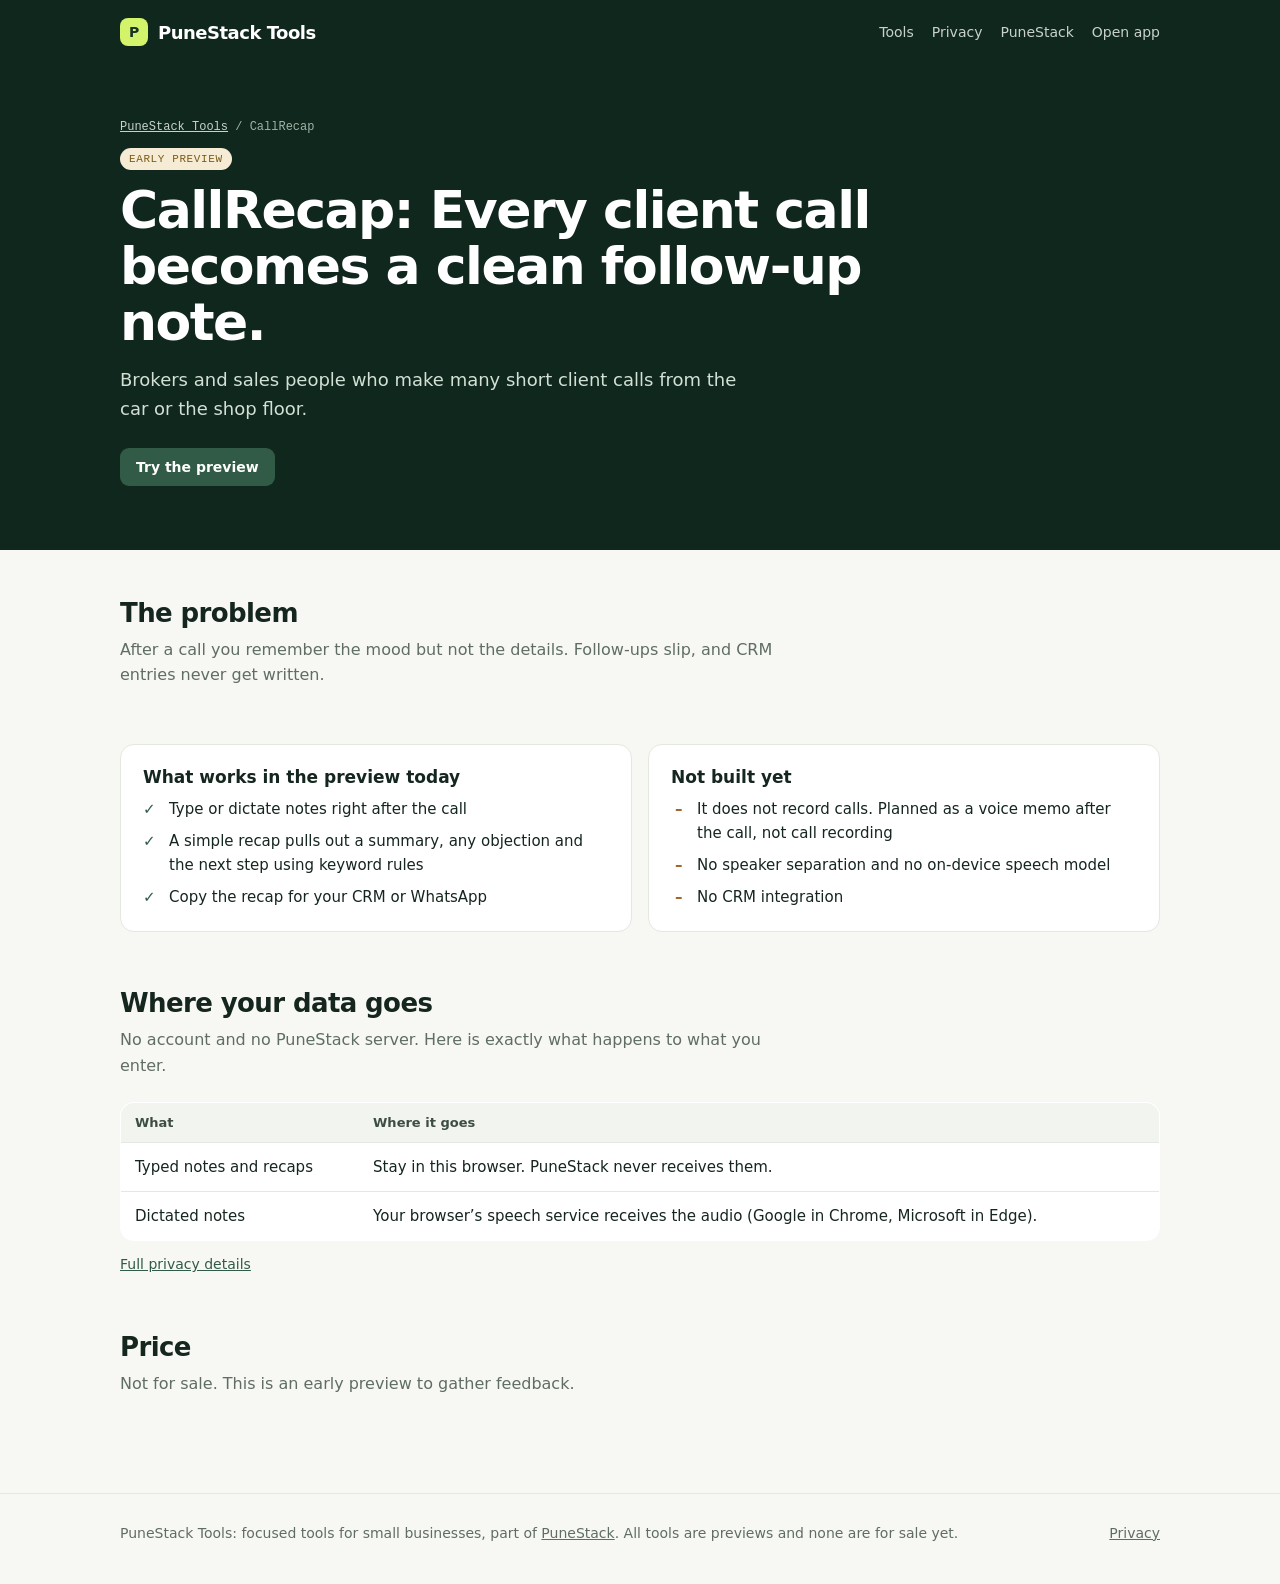
<file: docs/site/demos/fieldnotes/callrecap/index.html>
<!doctype html>
<html lang="en">
<head>
<meta charset="utf-8">
<meta name="viewport" content="width=device-width,initial-scale=1,viewport-fit=cover">
<meta name="theme-color" content="#10271e">
<meta name="robots" content="noindex">
<meta name="description" content="CallRecap: Every client call becomes a clean follow-up note. Early preview.">
<link rel="icon" href="../icon.svg">
<link rel="stylesheet" href="../styles.css">
<title>CallRecap: Every client call becomes a clean follow-up note. | PuneStack Tools</title>
</head>
<body>
<header class="top"><div class="wrap">
<a class="brand" href="../"><span class="brand-mark">P</span>PuneStack Tools</a>
<nav><a href="../#tools">Tools</a><a class="hide-sm" href="../privacy/">Privacy</a><a class="hide-sm" href="https://punestack.vercel.app/">PuneStack</a><a href="../app/">Open app</a></nav>
</div></header>
<section class="hero"><div class="wrap">
<div class="crumbs"><a href="../">PuneStack Tools</a> / CallRecap</div>
<span class="status preview">Early preview</span>
<h1>CallRecap: Every client call becomes a clean follow-up note.</h1>
<p>Brokers and sales people who make many short client calls from the car or the shop floor.</p>
<div class="cta"><a class="btn" href="../app/#call">Try the preview</a></div>
</div></section>
<main><div class="wrap">
<section><h2>The problem</h2><p class="lead">After a call you remember the mood but not the details. Follow-ups slip, and CRM entries never get written.</p></section>
<section><div class="cols">
<div class="box"><h3>What works in the preview today</h3><ul class="check"><li>Type or dictate notes right after the call</li><li>A simple recap pulls out a summary, any objection and the next step using keyword rules</li><li>Copy the recap for your CRM or WhatsApp</li></ul></div>
<div class="box"><h3>Not built yet</h3><ul class="cross"><li>It does not record calls. Planned as a voice memo after the call, not call recording</li><li>No speaker separation and no on-device speech model</li><li>No CRM integration</li></ul></div>
</div></section>
<section><h2>Where your data goes</h2><p class="lead">No account and no PuneStack server. Here is exactly what happens to what you enter.</p>
<table class="flow"><thead><tr><th>What</th><th>Where it goes</th></tr></thead><tbody><tr><td>Typed notes and recaps</td><td>Stay in this browser. PuneStack never receives them.</td></tr><tr><td>Dictated notes</td><td>Your browser’s speech service receives the audio (Google in Chrome, Microsoft in Edge).</td></tr></tbody></table>
<p style="margin-top:12px;font-size:14px"><a href="../privacy/">Full privacy details</a></p></section>
<section><h2>Price</h2><p class="lead">Not for sale. This is an early preview to gather feedback.</p></section>
</div></main>
<footer><div class="wrap"><span>PuneStack Tools: focused tools for small businesses, part of <a href="https://punestack.vercel.app/">PuneStack</a>. All tools are previews and none are for sale yet.</span><span><a href="../privacy/">Privacy</a></span></div></footer>
</body>
</html>
</file>
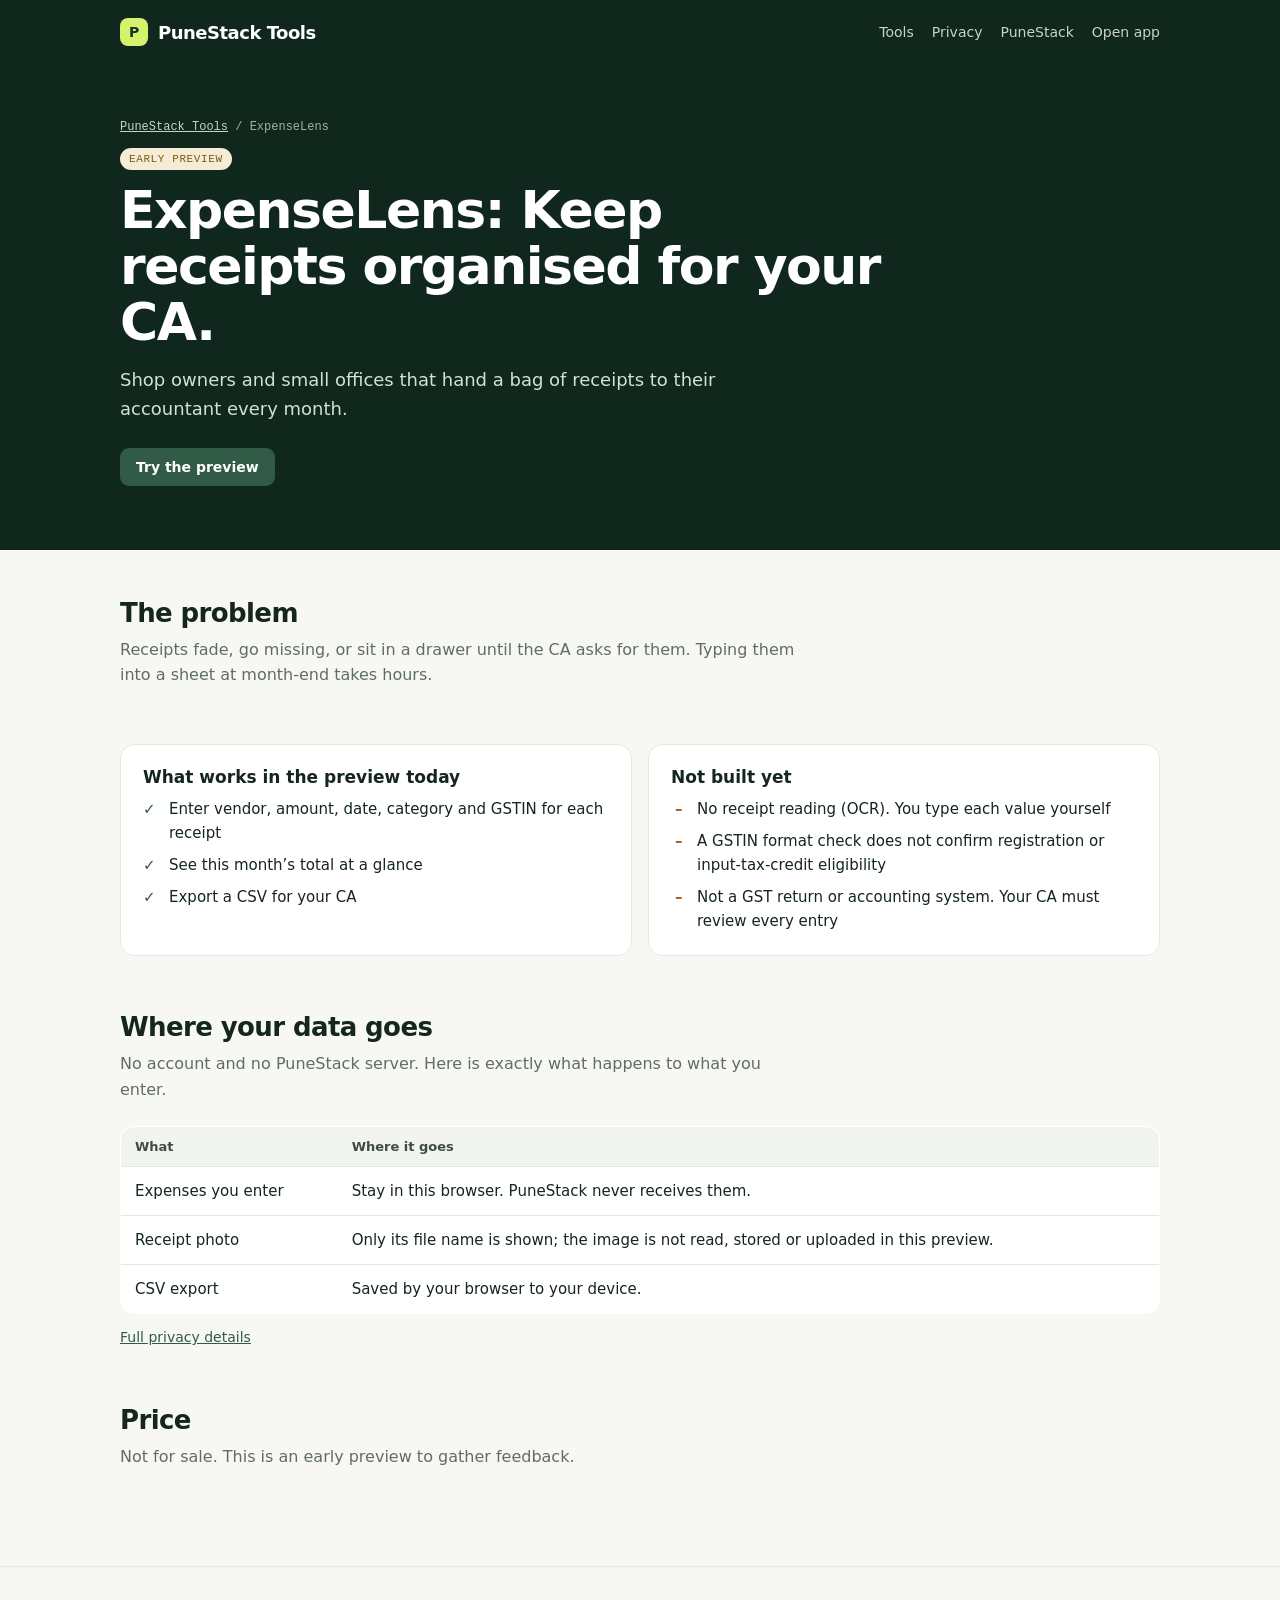
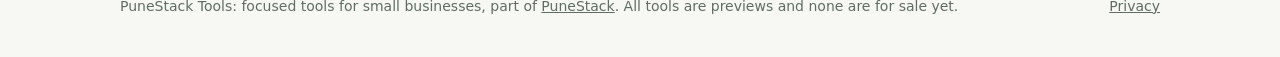
<file: docs/site/demos/fieldnotes/expenselens/index.html>
<!doctype html>
<html lang="en">
<head>
<meta charset="utf-8">
<meta name="viewport" content="width=device-width,initial-scale=1,viewport-fit=cover">
<meta name="theme-color" content="#10271e">
<meta name="robots" content="noindex">
<meta name="description" content="ExpenseLens: Keep receipts organised for your CA. Early preview.">
<link rel="icon" href="../icon.svg">
<link rel="stylesheet" href="../styles.css">
<title>ExpenseLens: Keep receipts organised for your CA. | PuneStack Tools</title>
</head>
<body>
<header class="top"><div class="wrap">
<a class="brand" href="../"><span class="brand-mark">P</span>PuneStack Tools</a>
<nav><a href="../#tools">Tools</a><a class="hide-sm" href="../privacy/">Privacy</a><a class="hide-sm" href="https://punestack.vercel.app/">PuneStack</a><a href="../app/">Open app</a></nav>
</div></header>
<section class="hero"><div class="wrap">
<div class="crumbs"><a href="../">PuneStack Tools</a> / ExpenseLens</div>
<span class="status preview">Early preview</span>
<h1>ExpenseLens: Keep receipts organised for your CA.</h1>
<p>Shop owners and small offices that hand a bag of receipts to their accountant every month.</p>
<div class="cta"><a class="btn" href="../app/#expense">Try the preview</a></div>
</div></section>
<main><div class="wrap">
<section><h2>The problem</h2><p class="lead">Receipts fade, go missing, or sit in a drawer until the CA asks for them. Typing them into a sheet at month-end takes hours.</p></section>
<section><div class="cols">
<div class="box"><h3>What works in the preview today</h3><ul class="check"><li>Enter vendor, amount, date, category and GSTIN for each receipt</li><li>See this month’s total at a glance</li><li>Export a CSV for your CA</li></ul></div>
<div class="box"><h3>Not built yet</h3><ul class="cross"><li>No receipt reading (OCR). You type each value yourself</li><li>A GSTIN format check does not confirm registration or input-tax-credit eligibility</li><li>Not a GST return or accounting system. Your CA must review every entry</li></ul></div>
</div></section>
<section><h2>Where your data goes</h2><p class="lead">No account and no PuneStack server. Here is exactly what happens to what you enter.</p>
<table class="flow"><thead><tr><th>What</th><th>Where it goes</th></tr></thead><tbody><tr><td>Expenses you enter</td><td>Stay in this browser. PuneStack never receives them.</td></tr><tr><td>Receipt photo</td><td>Only its file name is shown; the image is not read, stored or uploaded in this preview.</td></tr><tr><td>CSV export</td><td>Saved by your browser to your device.</td></tr></tbody></table>
<p style="margin-top:12px;font-size:14px"><a href="../privacy/">Full privacy details</a></p></section>
<section><h2>Price</h2><p class="lead">Not for sale. This is an early preview to gather feedback.</p></section>
</div></main>
<footer><div class="wrap"><span>PuneStack Tools: focused tools for small businesses, part of <a href="https://punestack.vercel.app/">PuneStack</a>. All tools are previews and none are for sale yet.</span><span><a href="../privacy/">Privacy</a></span></div></footer>
</body>
</html>
</file>
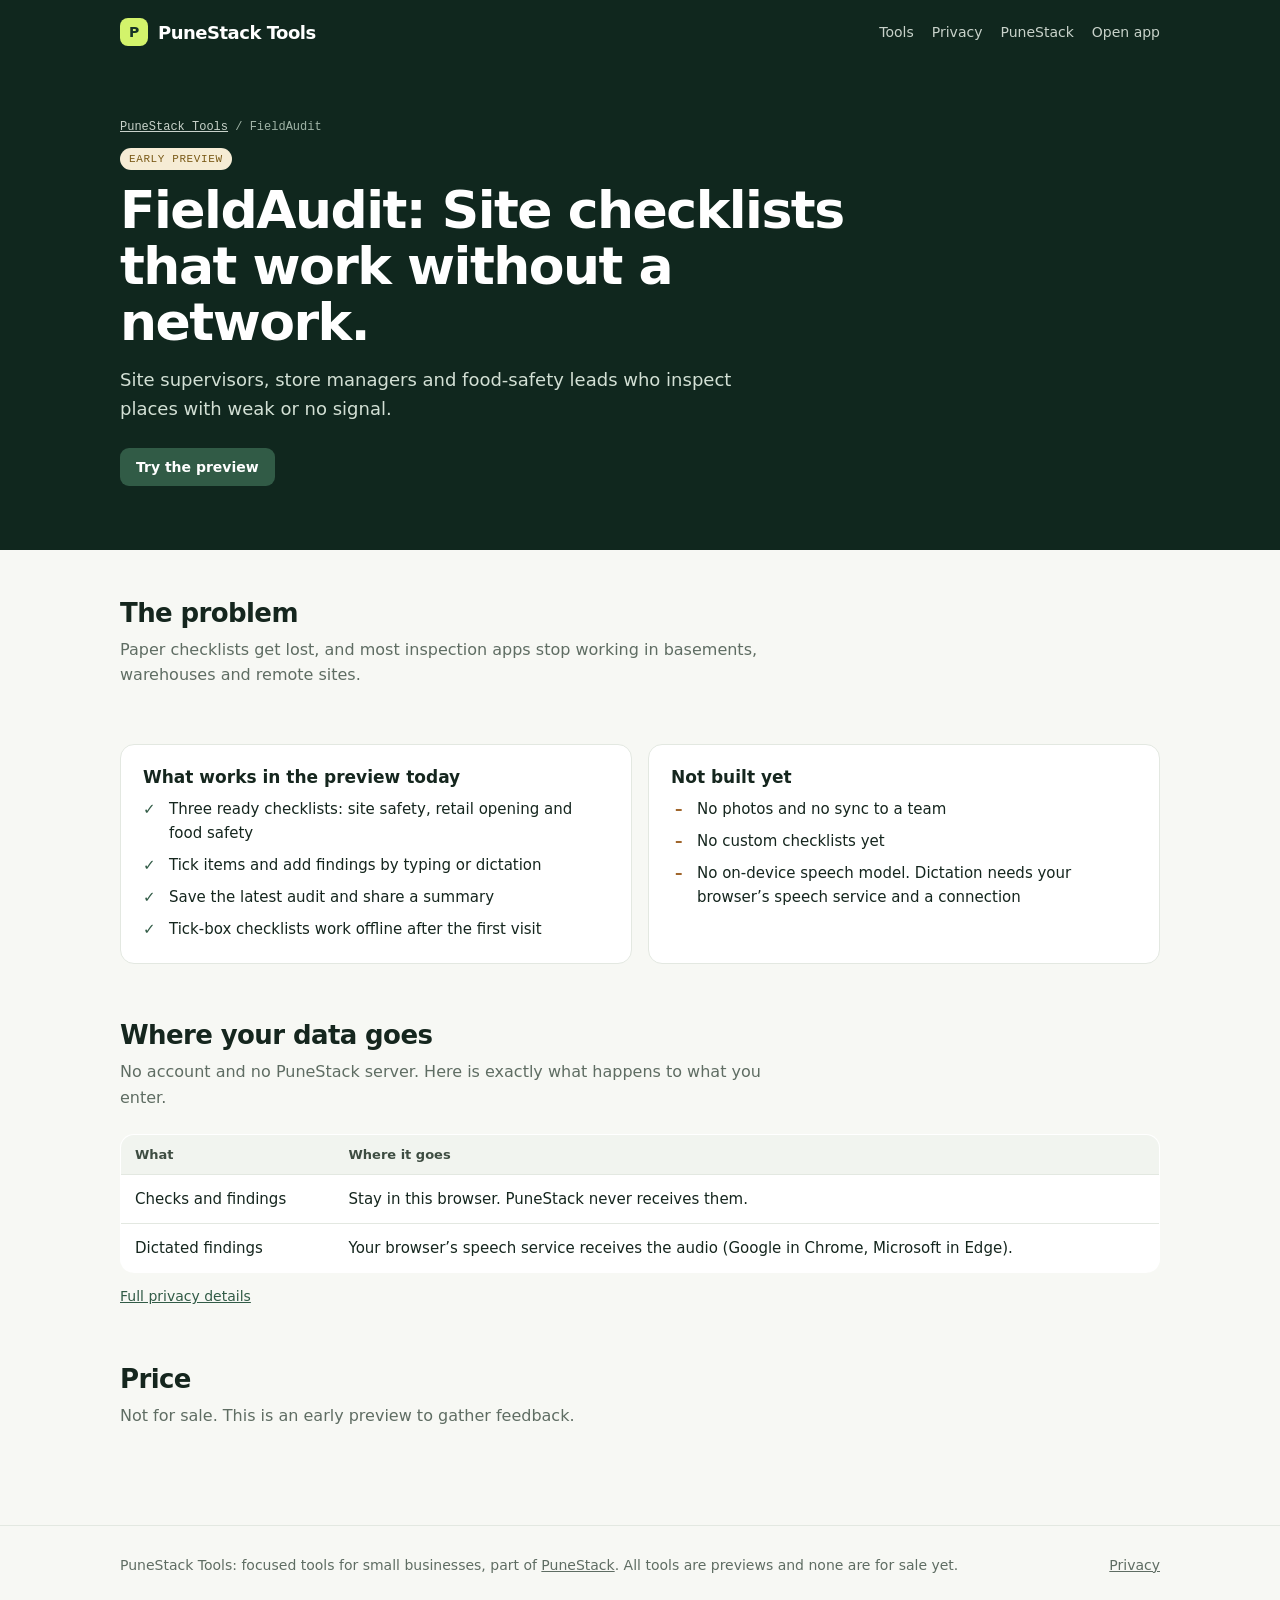
<file: docs/site/demos/fieldnotes/fieldaudit/index.html>
<!doctype html>
<html lang="en">
<head>
<meta charset="utf-8">
<meta name="viewport" content="width=device-width,initial-scale=1,viewport-fit=cover">
<meta name="theme-color" content="#10271e">
<meta name="robots" content="noindex">
<meta name="description" content="FieldAudit: Site checklists that work without a network. Early preview.">
<link rel="icon" href="../icon.svg">
<link rel="stylesheet" href="../styles.css">
<title>FieldAudit: Site checklists that work without a network. | PuneStack Tools</title>
</head>
<body>
<header class="top"><div class="wrap">
<a class="brand" href="../"><span class="brand-mark">P</span>PuneStack Tools</a>
<nav><a href="../#tools">Tools</a><a class="hide-sm" href="../privacy/">Privacy</a><a class="hide-sm" href="https://punestack.vercel.app/">PuneStack</a><a href="../app/">Open app</a></nav>
</div></header>
<section class="hero"><div class="wrap">
<div class="crumbs"><a href="../">PuneStack Tools</a> / FieldAudit</div>
<span class="status preview">Early preview</span>
<h1>FieldAudit: Site checklists that work without a network.</h1>
<p>Site supervisors, store managers and food-safety leads who inspect places with weak or no signal.</p>
<div class="cta"><a class="btn" href="../app/#audit">Try the preview</a></div>
</div></section>
<main><div class="wrap">
<section><h2>The problem</h2><p class="lead">Paper checklists get lost, and most inspection apps stop working in basements, warehouses and remote sites.</p></section>
<section><div class="cols">
<div class="box"><h3>What works in the preview today</h3><ul class="check"><li>Three ready checklists: site safety, retail opening and food safety</li><li>Tick items and add findings by typing or dictation</li><li>Save the latest audit and share a summary</li><li>Tick-box checklists work offline after the first visit</li></ul></div>
<div class="box"><h3>Not built yet</h3><ul class="cross"><li>No photos and no sync to a team</li><li>No custom checklists yet</li><li>No on-device speech model. Dictation needs your browser’s speech service and a connection</li></ul></div>
</div></section>
<section><h2>Where your data goes</h2><p class="lead">No account and no PuneStack server. Here is exactly what happens to what you enter.</p>
<table class="flow"><thead><tr><th>What</th><th>Where it goes</th></tr></thead><tbody><tr><td>Checks and findings</td><td>Stay in this browser. PuneStack never receives them.</td></tr><tr><td>Dictated findings</td><td>Your browser’s speech service receives the audio (Google in Chrome, Microsoft in Edge).</td></tr></tbody></table>
<p style="margin-top:12px;font-size:14px"><a href="../privacy/">Full privacy details</a></p></section>
<section><h2>Price</h2><p class="lead">Not for sale. This is an early preview to gather feedback.</p></section>
</div></main>
<footer><div class="wrap"><span>PuneStack Tools: focused tools for small businesses, part of <a href="https://punestack.vercel.app/">PuneStack</a>. All tools are previews and none are for sale yet.</span><span><a href="../privacy/">Privacy</a></span></div></footer>
</body>
</html>
</file>
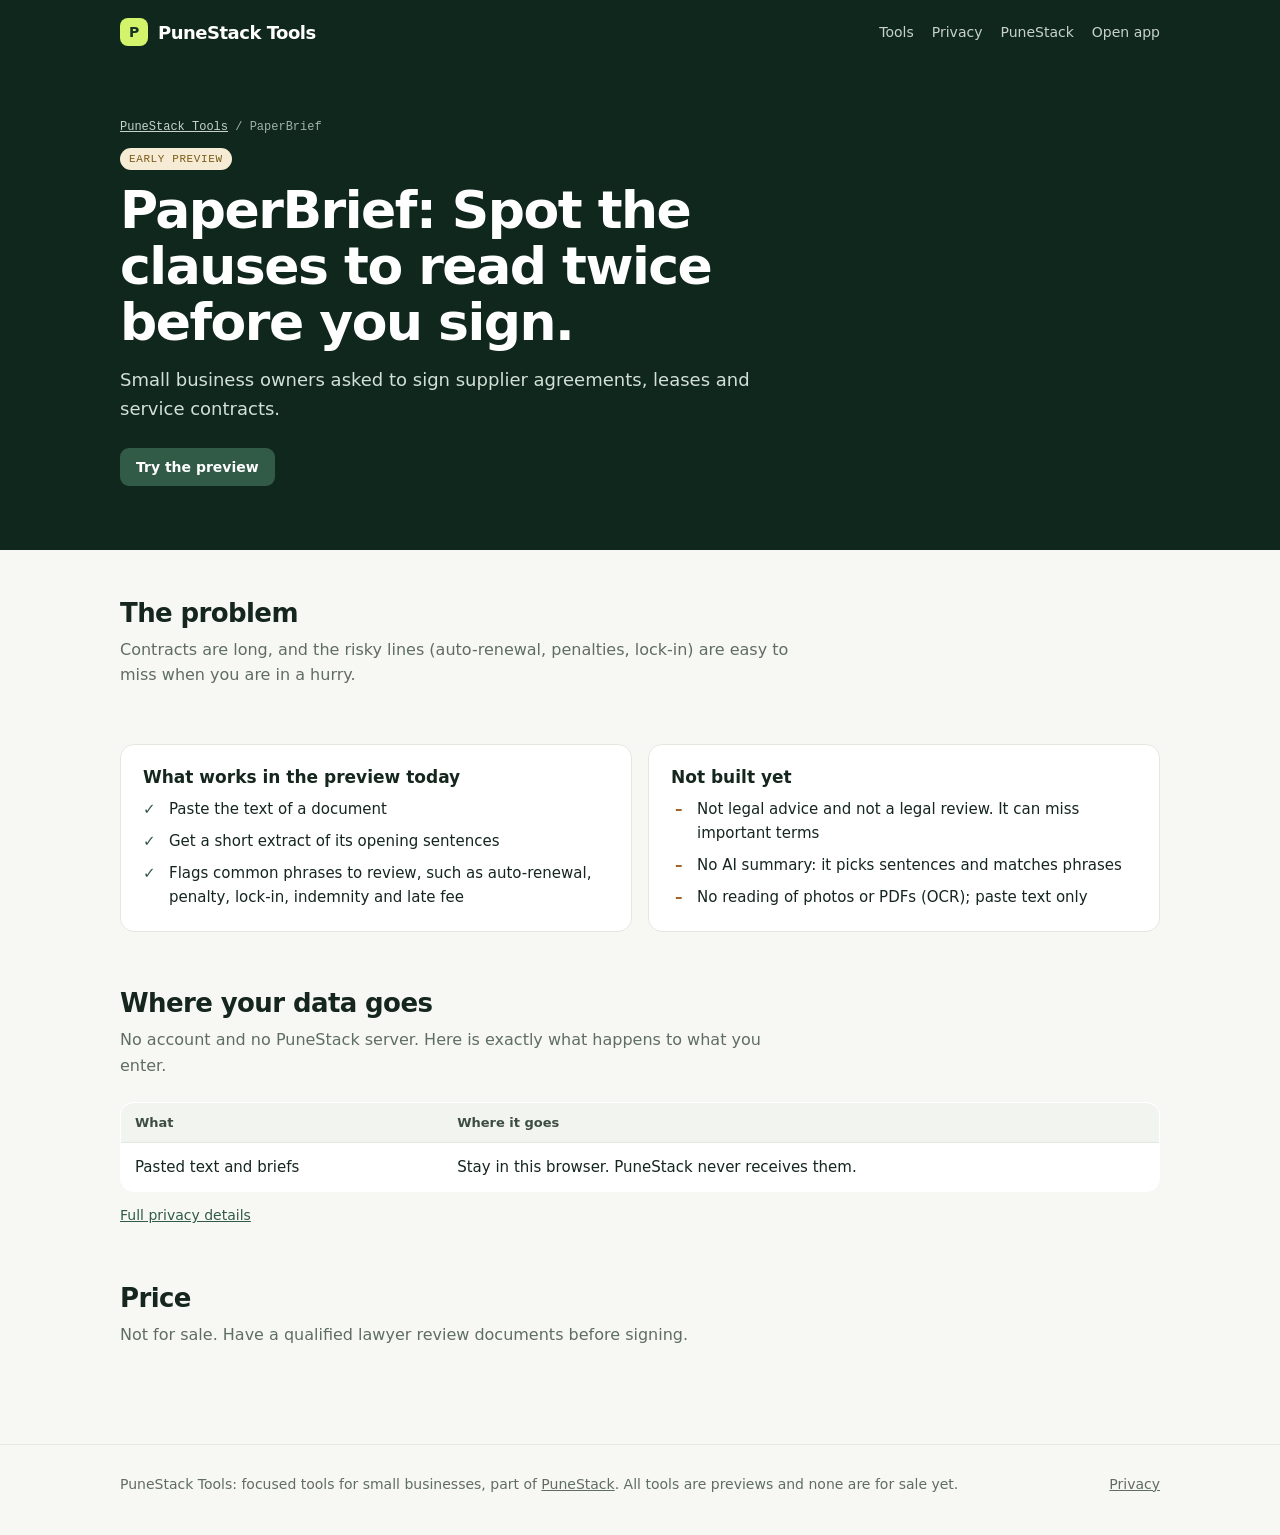
<file: docs/site/demos/fieldnotes/paperbrief/index.html>
<!doctype html>
<html lang="en">
<head>
<meta charset="utf-8">
<meta name="viewport" content="width=device-width,initial-scale=1,viewport-fit=cover">
<meta name="theme-color" content="#10271e">
<meta name="robots" content="noindex">
<meta name="description" content="PaperBrief: Spot the clauses to read twice before you sign. Early preview.">
<link rel="icon" href="../icon.svg">
<link rel="stylesheet" href="../styles.css">
<title>PaperBrief: Spot the clauses to read twice before you sign. | PuneStack Tools</title>
</head>
<body>
<header class="top"><div class="wrap">
<a class="brand" href="../"><span class="brand-mark">P</span>PuneStack Tools</a>
<nav><a href="../#tools">Tools</a><a class="hide-sm" href="../privacy/">Privacy</a><a class="hide-sm" href="https://punestack.vercel.app/">PuneStack</a><a href="../app/">Open app</a></nav>
</div></header>
<section class="hero"><div class="wrap">
<div class="crumbs"><a href="../">PuneStack Tools</a> / PaperBrief</div>
<span class="status preview">Early preview</span>
<h1>PaperBrief: Spot the clauses to read twice before you sign.</h1>
<p>Small business owners asked to sign supplier agreements, leases and service contracts.</p>
<div class="cta"><a class="btn" href="../app/#paper">Try the preview</a></div>
</div></section>
<main><div class="wrap">
<section><h2>The problem</h2><p class="lead">Contracts are long, and the risky lines (auto-renewal, penalties, lock-in) are easy to miss when you are in a hurry.</p></section>
<section><div class="cols">
<div class="box"><h3>What works in the preview today</h3><ul class="check"><li>Paste the text of a document</li><li>Get a short extract of its opening sentences</li><li>Flags common phrases to review, such as auto-renewal, penalty, lock-in, indemnity and late fee</li></ul></div>
<div class="box"><h3>Not built yet</h3><ul class="cross"><li>Not legal advice and not a legal review. It can miss important terms</li><li>No AI summary: it picks sentences and matches phrases</li><li>No reading of photos or PDFs (OCR); paste text only</li></ul></div>
</div></section>
<section><h2>Where your data goes</h2><p class="lead">No account and no PuneStack server. Here is exactly what happens to what you enter.</p>
<table class="flow"><thead><tr><th>What</th><th>Where it goes</th></tr></thead><tbody><tr><td>Pasted text and briefs</td><td>Stay in this browser. PuneStack never receives them.</td></tr></tbody></table>
<p style="margin-top:12px;font-size:14px"><a href="../privacy/">Full privacy details</a></p></section>
<section><h2>Price</h2><p class="lead">Not for sale. Have a qualified lawyer review documents before signing.</p></section>
</div></main>
<footer><div class="wrap"><span>PuneStack Tools: focused tools for small businesses, part of <a href="https://punestack.vercel.app/">PuneStack</a>. All tools are previews and none are for sale yet.</span><span><a href="../privacy/">Privacy</a></span></div></footer>
</body>
</html>
</file>
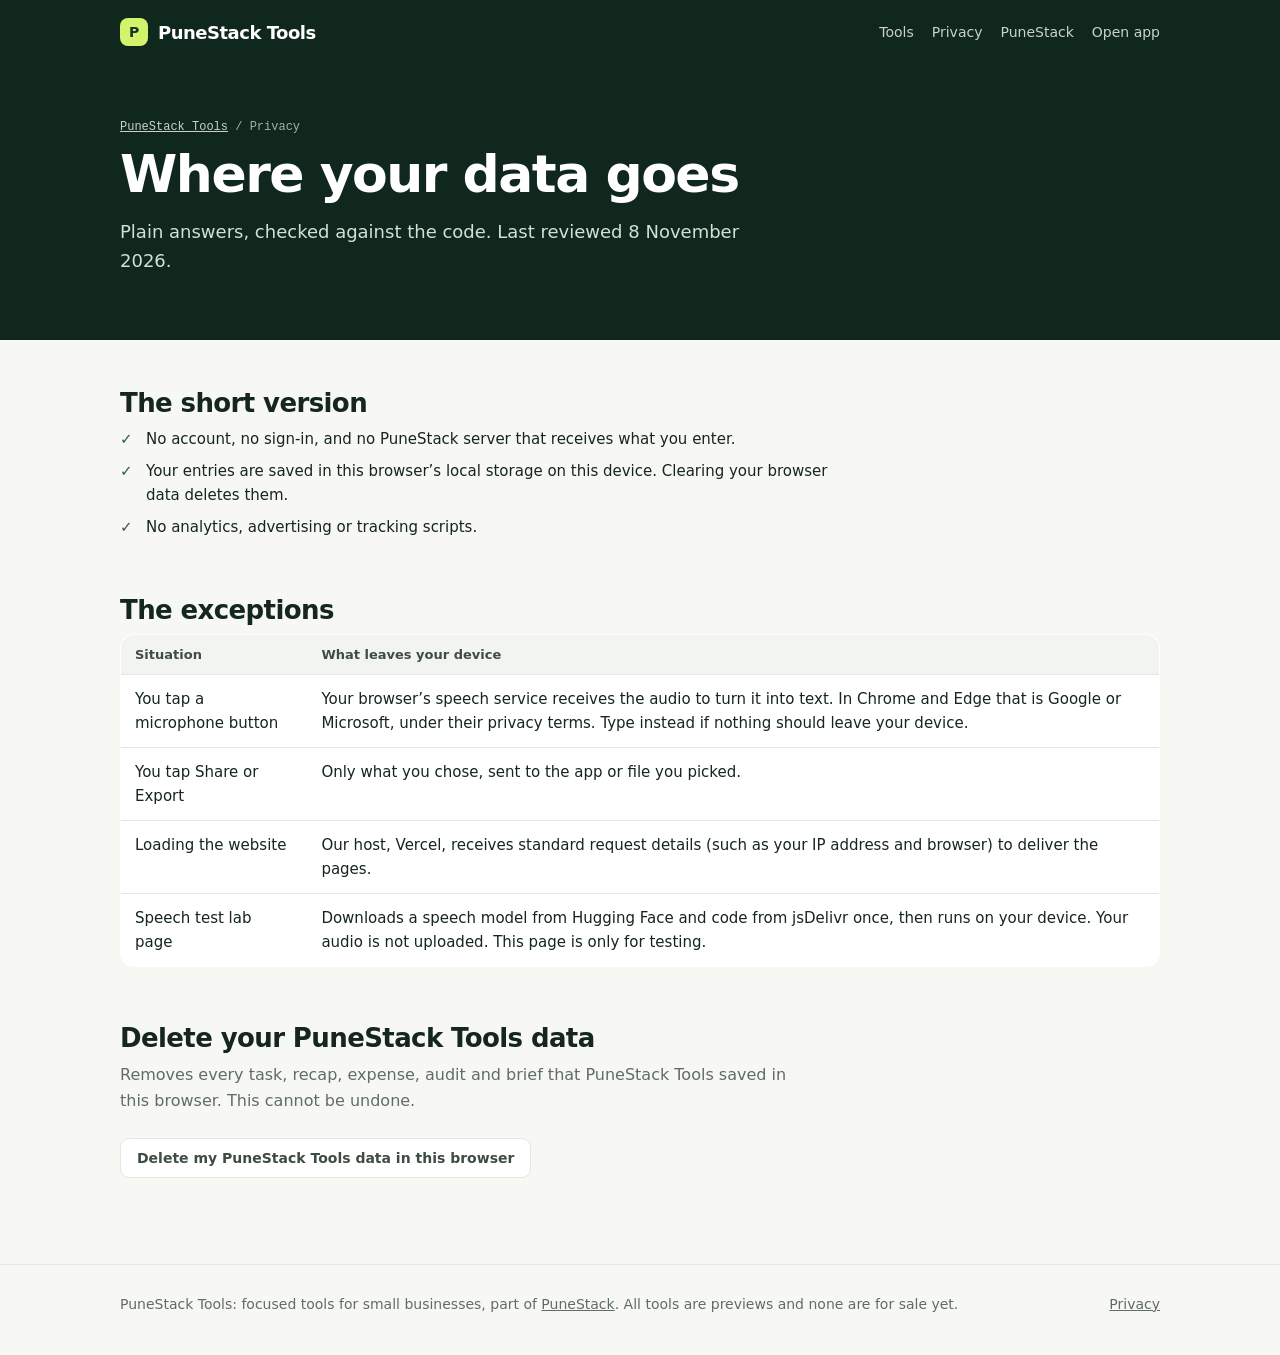
<file: docs/site/demos/fieldnotes/privacy/index.html>
<!doctype html>
<html lang="en">
<head>
<meta charset="utf-8">
<meta name="viewport" content="width=device-width,initial-scale=1,viewport-fit=cover">
<meta name="theme-color" content="#10271e">
<meta name="robots" content="noindex">
<meta name="description" content="Where PuneStack Tools data goes, in plain language.">
<link rel="icon" href="../icon.svg">
<link rel="stylesheet" href="../styles.css">
<title>Privacy | PuneStack Tools</title>
</head>
<body>
<header class="top"><div class="wrap">
<a class="brand" href="../"><span class="brand-mark">P</span>PuneStack Tools</a>
<nav><a href="../#tools">Tools</a><a class="hide-sm" href="../privacy/">Privacy</a><a class="hide-sm" href="https://punestack.vercel.app/">PuneStack</a><a href="../app/">Open app</a></nav>
</div></header>
<section class="hero"><div class="wrap">
<div class="crumbs"><a href="../">PuneStack Tools</a> / Privacy</div>
<h1>Where your data goes</h1>
<p>Plain answers, checked against the code. Last reviewed 8 November 2026.</p>
</div></section>
<main><div class="wrap">
<section><h2>The short version</h2>
<ul class="check" style="max-width:720px">
<li>No account, no sign-in, and no PuneStack server that receives what you enter.</li>
<li>Your entries are saved in this browser’s local storage on this device. Clearing your browser data deletes them.</li>
<li>No analytics, advertising or tracking scripts.</li>
</ul></section>
<section><h2>The exceptions</h2>
<table class="flow"><thead><tr><th>Situation</th><th>What leaves your device</th></tr></thead><tbody>
<tr><td>You tap a microphone button</td><td>Your browser’s speech service receives the audio to turn it into text. In Chrome and Edge that is Google or Microsoft, under their privacy terms. Type instead if nothing should leave your device.</td></tr>
<tr><td>You tap Share or Export</td><td>Only what you chose, sent to the app or file you picked.</td></tr>
<tr><td>Loading the website</td><td>Our host, Vercel, receives standard request details (such as your IP address and browser) to deliver the pages.</td></tr>
<tr><td>Speech test lab page</td><td>Downloads a speech model from Hugging Face and code from jsDelivr once, then runs on your device. Your audio is not uploaded. This page is only for testing.</td></tr>
</tbody></table></section>
<section><h2>Delete your PuneStack Tools data</h2>
<p class="lead">Removes every task, recap, expense, audit and brief that PuneStack Tools saved in this browser. This cannot be undone.</p>
<button class="btn secondary" id="wipe" type="button">Delete my PuneStack Tools data in this browser</button>
<p id="wipe-msg" role="status" style="font-size:14px;color:var(--muted)"></p>
</section>
</div></main>
<script>
document.getElementById('wipe').addEventListener('click',function(){
  var b=this,msg=document.getElementById('wipe-msg');
  if(b.dataset.armed!=='1'){b.dataset.armed='1';b.textContent='Tap again to confirm';msg.textContent='This removes all PuneStack Tools entries from this browser.';return}
  var n=0;try{Object.keys(localStorage).forEach(function(k){if(k.indexOf('fieldnotes_')===0){localStorage.removeItem(k);n++}})}catch(err){}
  b.dataset.armed='';b.textContent='Delete my PuneStack Tools data in this browser';msg.textContent=n?('Deleted '+n+' saved item group'+(n===1?'':'s')+'.'):'Nothing was stored in this browser.';
});
</script>
<footer><div class="wrap"><span>PuneStack Tools: focused tools for small businesses, part of <a href="https://punestack.vercel.app/">PuneStack</a>. All tools are previews and none are for sale yet.</span><span><a href="../privacy/">Privacy</a></span></div></footer>
</body>
</html>
</file>
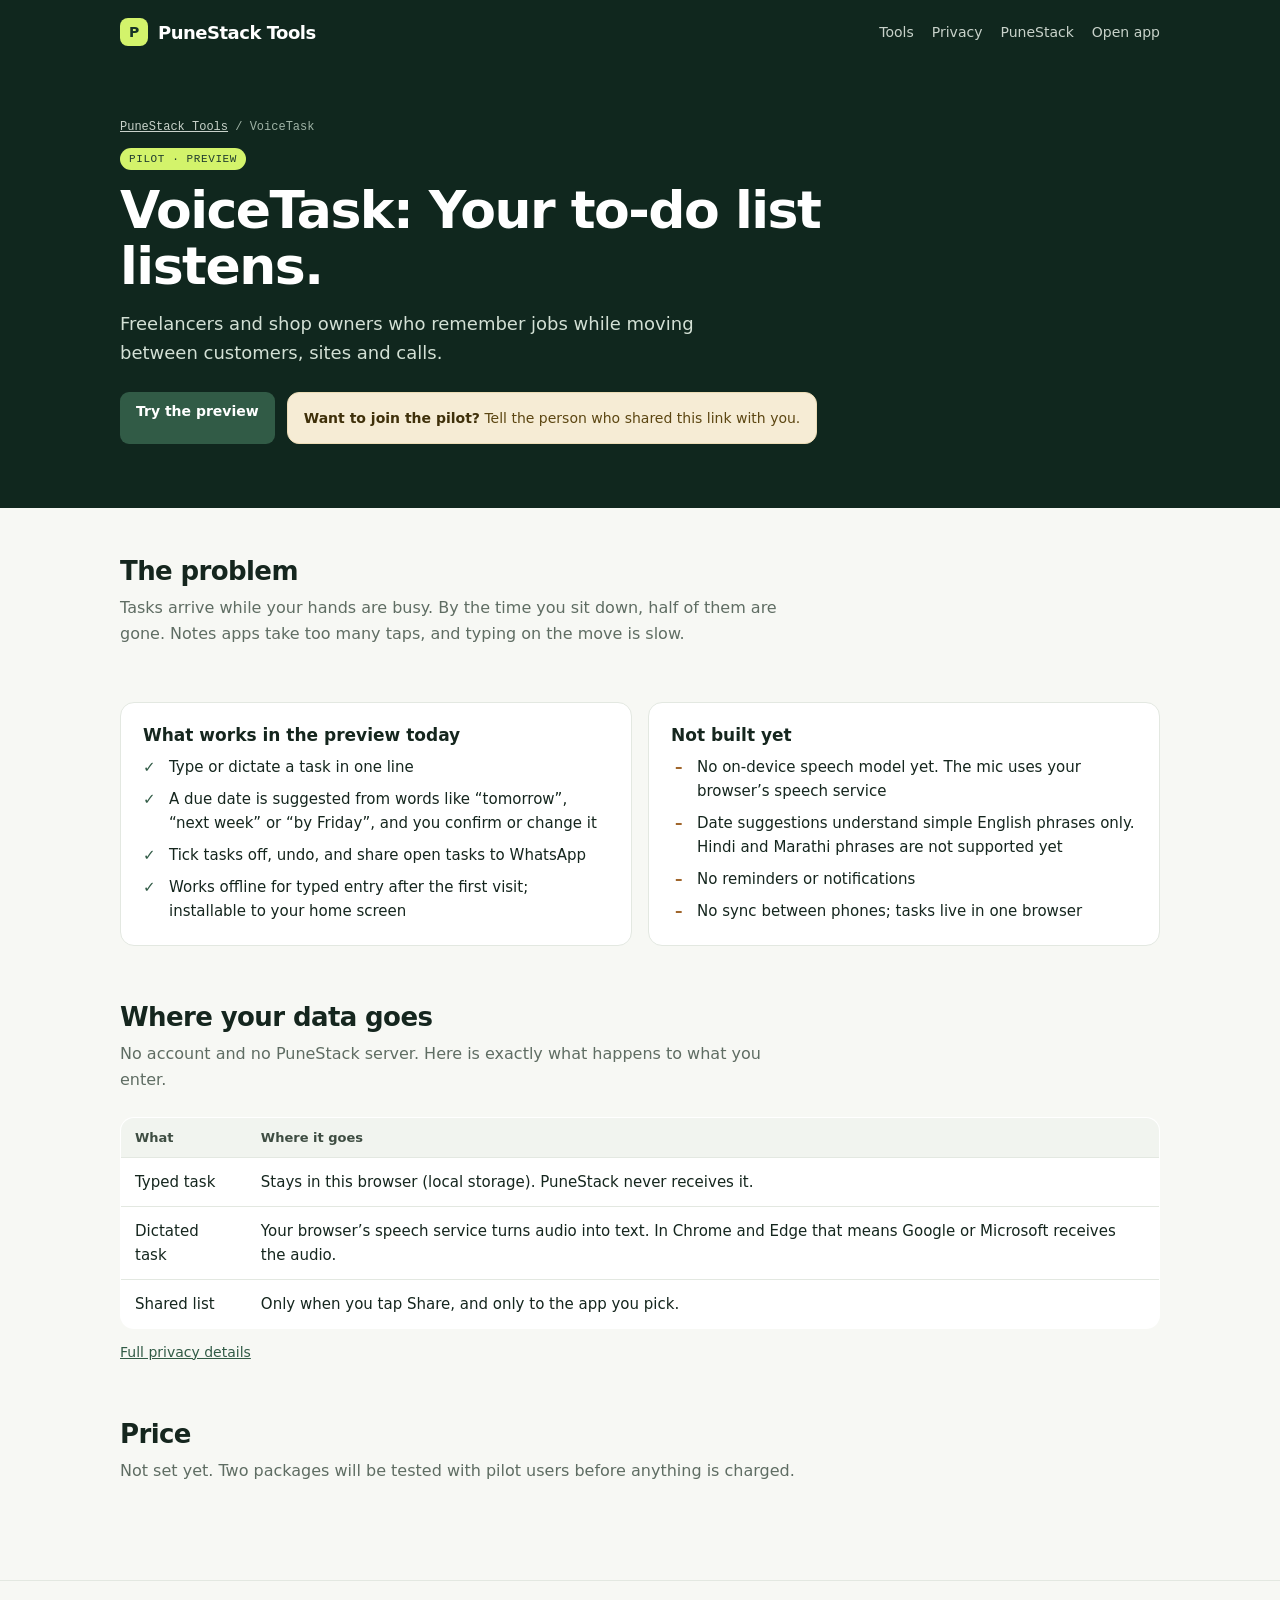
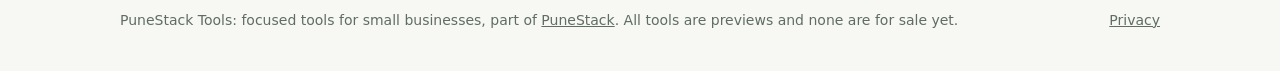
<file: docs/site/demos/fieldnotes/voicetask/index.html>
<!doctype html>
<html lang="en">
<head>
<meta charset="utf-8">
<meta name="viewport" content="width=device-width,initial-scale=1,viewport-fit=cover">
<meta name="theme-color" content="#10271e">
<meta name="robots" content="noindex">
<meta name="description" content="VoiceTask: Your to-do list listens. Early preview.">
<link rel="icon" href="../icon.svg">
<link rel="stylesheet" href="../styles.css">
<title>VoiceTask: Your to-do list listens. | PuneStack Tools</title>
</head>
<body>
<header class="top"><div class="wrap">
<a class="brand" href="../"><span class="brand-mark">P</span>PuneStack Tools</a>
<nav><a href="../#tools">Tools</a><a class="hide-sm" href="../privacy/">Privacy</a><a class="hide-sm" href="https://punestack.vercel.app/">PuneStack</a><a href="../app/">Open app</a></nav>
</div></header>
<section class="hero"><div class="wrap">
<div class="crumbs"><a href="../">PuneStack Tools</a> / VoiceTask</div>
<span class="status pilot">Pilot · preview</span>
<h1>VoiceTask: Your to-do list listens.</h1>
<p>Freelancers and shop owners who remember jobs while moving between customers, sites and calls.</p>
<div class="cta"><a class="btn" href="../app/#task">Try the preview</a><span class="note" style="display:inline-block"><b>Want to join the pilot?</b> Tell the person who shared this link with you.</span></div>
</div></section>
<main><div class="wrap">
<section><h2>The problem</h2><p class="lead">Tasks arrive while your hands are busy. By the time you sit down, half of them are gone. Notes apps take too many taps, and typing on the move is slow.</p></section>
<section><div class="cols">
<div class="box"><h3>What works in the preview today</h3><ul class="check"><li>Type or dictate a task in one line</li><li>A due date is suggested from words like “tomorrow”, “next week” or “by Friday”, and you confirm or change it</li><li>Tick tasks off, undo, and share open tasks to WhatsApp</li><li>Works offline for typed entry after the first visit; installable to your home screen</li></ul></div>
<div class="box"><h3>Not built yet</h3><ul class="cross"><li>No on-device speech model yet. The mic uses your browser’s speech service</li><li>Date suggestions understand simple English phrases only. Hindi and Marathi phrases are not supported yet</li><li>No reminders or notifications</li><li>No sync between phones; tasks live in one browser</li></ul></div>
</div></section>
<section><h2>Where your data goes</h2><p class="lead">No account and no PuneStack server. Here is exactly what happens to what you enter.</p>
<table class="flow"><thead><tr><th>What</th><th>Where it goes</th></tr></thead><tbody><tr><td>Typed task</td><td>Stays in this browser (local storage). PuneStack never receives it.</td></tr><tr><td>Dictated task</td><td>Your browser’s speech service turns audio into text. In Chrome and Edge that means Google or Microsoft receives the audio.</td></tr><tr><td>Shared list</td><td>Only when you tap Share, and only to the app you pick.</td></tr></tbody></table>
<p style="margin-top:12px;font-size:14px"><a href="../privacy/">Full privacy details</a></p></section>
<section><h2>Price</h2><p class="lead">Not set yet. Two packages will be tested with pilot users before anything is charged.</p></section>
</div></main>
<footer><div class="wrap"><span>PuneStack Tools: focused tools for small businesses, part of <a href="https://punestack.vercel.app/">PuneStack</a>. All tools are previews and none are for sale yet.</span><span><a href="../privacy/">Privacy</a></span></div></footer>
</body>
</html>
</file>
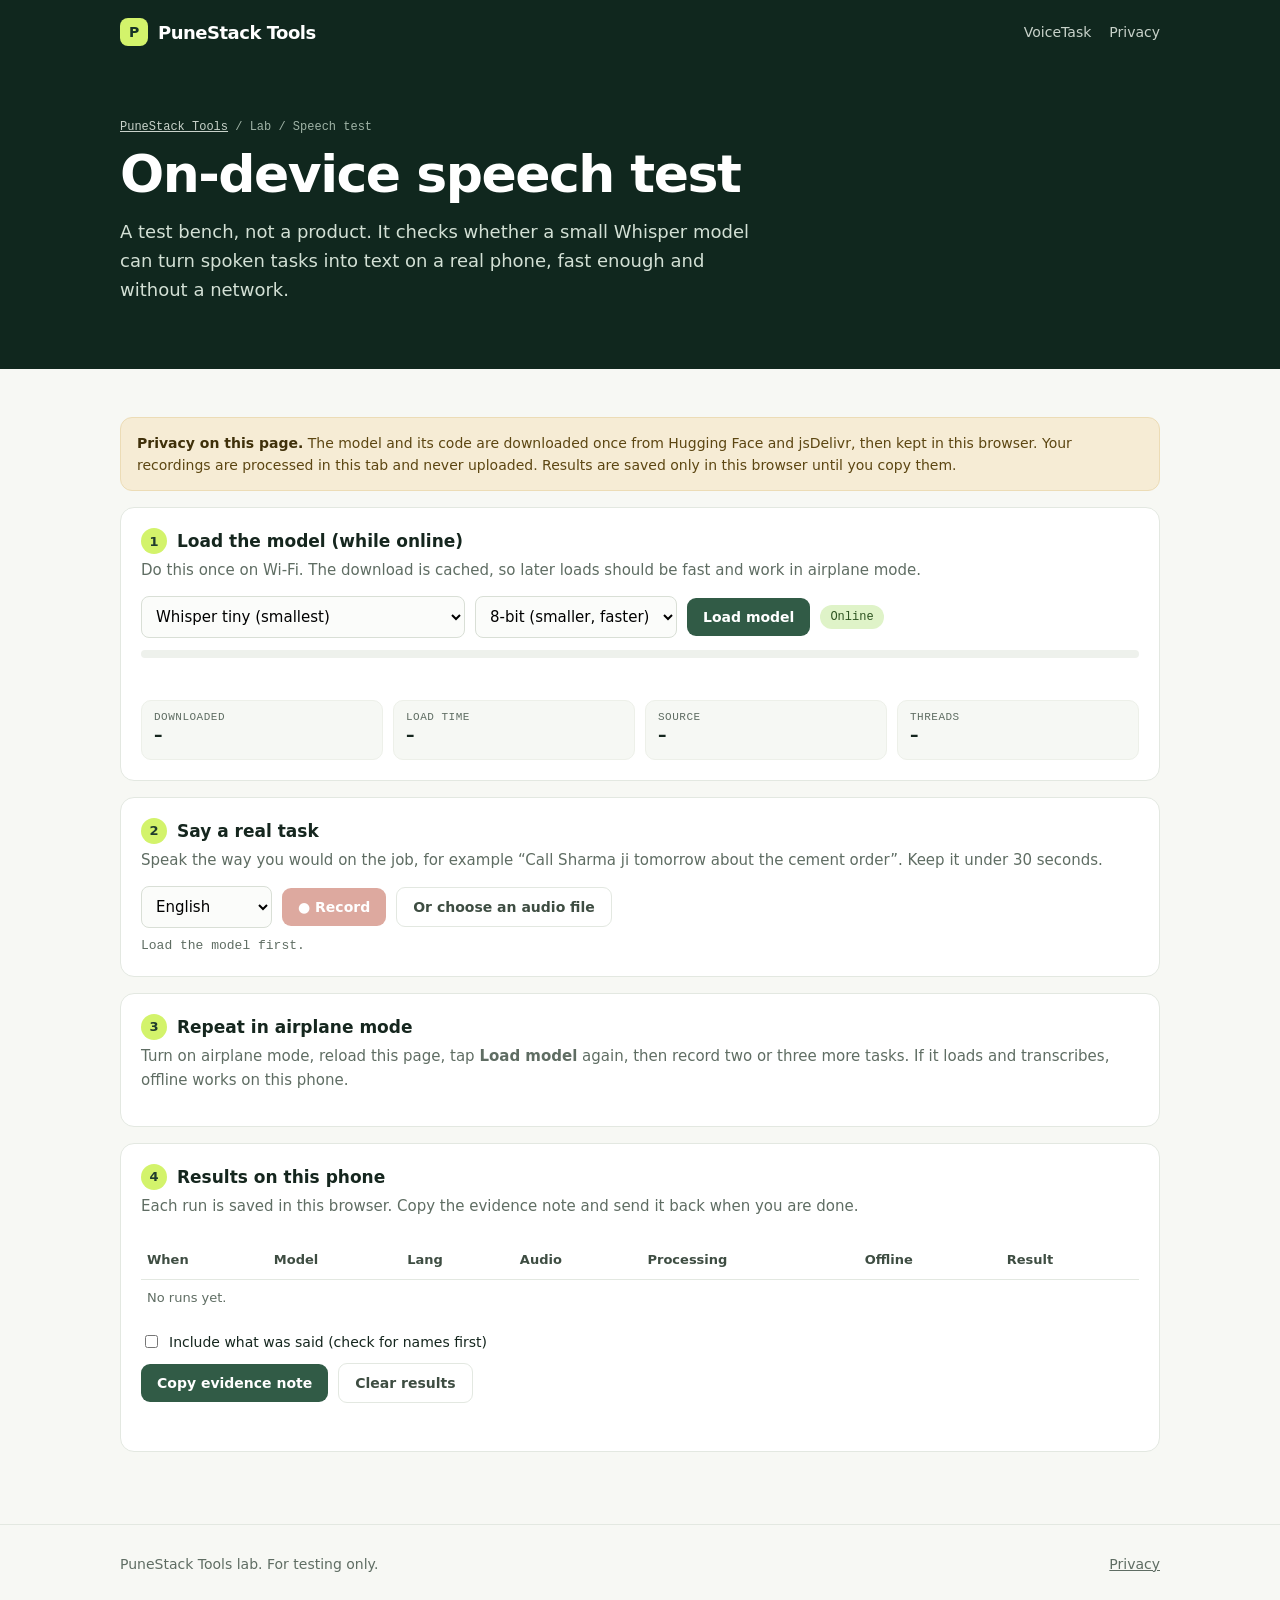
<file: docs/site/demos/fieldnotes/lab/speech-test/index.html>
<!doctype html>
<html lang="en">
<head>
<meta charset="utf-8">
<meta name="viewport" content="width=device-width,initial-scale=1,viewport-fit=cover">
<meta name="theme-color" content="#10271e">
<meta name="robots" content="noindex">
<link rel="icon" href="../../icon.svg">
<link rel="stylesheet" href="../../styles.css">
<title>Speech test lab | PuneStack Tools</title>
<style>
.lab{display:grid;gap:16px}
.step{background:#fff;border:1px solid var(--line);border-radius:14px;padding:20px}
.step h3{font:700 17px var(--display);margin:0 0 4px;display:flex;align-items:center;gap:10px}
.step h3 .n{width:26px;height:26px;border-radius:50%;background:var(--lime);color:#203d2e;display:grid;place-items:center;font-size:13px;flex:none}
.step p{margin:0 0 14px;color:var(--muted);font-size:15px}
.row{display:flex;gap:10px;flex-wrap:wrap;align-items:center}
select,input[type=file]{font:15px var(--sans);padding:10px;border:1px solid #d9dfd6;border-radius:8px;background:#fbfcfa;max-width:100%}
.btn:disabled{opacity:.45;cursor:not-allowed}
.btn.rec{background:#b5432c}.btn.rec:hover{background:#963622}
.meter{height:8px;background:#eef1ec;border-radius:99px;overflow:hidden;margin-top:12px}.meter i{display:block;height:100%;width:0;background:var(--green);transition:width .2s}
.kv{display:grid;grid-template-columns:repeat(auto-fit,minmax(150px,1fr));gap:10px;margin-top:14px}
.kv div{background:#f6f8f4;border:1px solid #edf0e9;border-radius:10px;padding:10px 12px}
.kv small{display:block;font:11px var(--mono);color:var(--muted);text-transform:uppercase;letter-spacing:.5px}
.kv b{font:700 17px var(--display)}
.status-line{font:13px var(--mono);color:var(--muted);margin-top:10px;min-height:18px;overflow-wrap:anywhere}
.status-line.err{color:#a3341f}
.out{background:#f6f8f4;border-left:3px solid var(--lime);padding:12px 14px;border-radius:6px;margin-top:14px;font-size:15px}
.out .t{font-size:17px;color:var(--ink)}
.verdict{display:none;margin-top:12px}
.pill{display:inline-flex;align-items:center;gap:6px;font:12px var(--mono);padding:5px 10px;border-radius:99px;background:#eef1ec}
.pill.on{background:#dff3c8;color:#2d5420}.pill.off{background:#f6ecd5;color:#7a5a17}
table.runs{width:100%;border-collapse:collapse;font-size:13px;margin-top:10px}
table.runs th,table.runs td{text-align:left;padding:8px 6px;border-top:1px solid var(--line);vertical-align:top}
table.runs th{font-weight:600;color:#3e4d42;border-top:0}
.scroll{overflow-x:auto}
</style>
</head>
<body>
<header class="top"><div class="wrap">
<a class="brand" href="../../"><span class="brand-mark">P</span>PuneStack Tools</a>
<nav><a href="../../voicetask/">VoiceTask</a><a href="../../privacy/">Privacy</a></nav>
</div></header>
<section class="hero"><div class="wrap">
<div class="crumbs"><a href="../../">PuneStack Tools</a> / Lab / Speech test</div>
<h1>On-device speech test</h1>
<p>A test bench, not a product. It checks whether a small Whisper model can turn spoken tasks into text on a real phone, fast enough and without a network.</p>
</div></section>
<main><div class="wrap lab">

<div class="note"><b>Privacy on this page.</b> The model and its code are downloaded once from Hugging Face and jsDelivr, then kept in this browser. Your recordings are processed in this tab and never uploaded. Results are saved only in this browser until you copy them.</div>

<div class="step">
<h3><span class="n">1</span>Load the model (while online)</h3>
<p>Do this once on Wi-Fi. The download is cached, so later loads should be fast and work in airplane mode.</p>
<div class="row">
<select id="model" aria-label="Model">
<option value="Xenova/whisper-tiny">Whisper tiny (smallest)</option>
<option value="Xenova/whisper-base">Whisper base (larger, more accurate)</option>
</select>
<select id="dtype" aria-label="Precision">
<option value="q8">8-bit (smaller, faster)</option>
<option value="fp32">Full precision (larger)</option>
</select>
<button class="btn" id="load">Load model</button>
<span class="pill" id="net">checking network…</span>
</div>
<div class="meter"><i id="bar"></i></div>
<div class="status-line" id="load-status"></div>
<div class="kv" id="load-kv" hidden>
<div><small>Downloaded</small><b id="kv-size">–</b></div>
<div><small>Load time</small><b id="kv-load">–</b></div>
<div><small>Source</small><b id="kv-src">–</b></div>
<div><small>Threads</small><b id="kv-thr">–</b></div>
</div>
</div>

<div class="step">
<h3><span class="n">2</span>Say a real task</h3>
<p>Speak the way you would on the job, for example “Call Sharma ji tomorrow about the cement order”. Keep it under 30 seconds.</p>
<div class="row">
<select id="lang" aria-label="Language">
<option value="english">English</option>
<option value="hindi">Hindi</option>
<option value="marathi">Marathi</option>
<option value="">Auto-detect</option>
</select>
<button class="btn rec" id="rec" disabled>● Record</button>
<label class="btn secondary" style="position:relative;overflow:hidden">Or choose an audio file<input type="file" id="file" accept="audio/*" disabled style="position:absolute;inset:0;opacity:0;cursor:pointer"></label>
</div>
<div class="status-line" id="run-status">Load the model first.</div>
<div class="out" id="out" hidden>
<div class="t" id="out-text"></div>
<div style="margin-top:8px;font-size:14px;color:var(--muted)" id="out-task"></div>
<div class="kv">
<div><small>Audio</small><b id="kv-audio">–</b></div>
<div><small>Processing</small><b id="kv-proc">–</b></div>
<div><small>Speed vs real time</small><b id="kv-rtf">–</b></div>
<div><small>Network</small><b id="kv-online">–</b></div>
</div>
</div>
<div class="verdict" id="verdict">
<p style="margin:0 0 8px;font-size:15px"><b>Did it capture what you meant?</b></p>
<div class="row"><button class="btn secondary" data-v="correct">Correct</button><button class="btn secondary" data-v="partly">Partly</button><button class="btn secondary" data-v="wrong">Wrong</button></div>
</div>
</div>

<div class="step">
<h3><span class="n">3</span>Repeat in airplane mode</h3>
<p>Turn on airplane mode, reload this page, tap <b>Load model</b> again, then record two or three more tasks. If it loads and transcribes, offline works on this phone.</p>
</div>

<div class="step">
<h3><span class="n">4</span>Results on this phone</h3>
<p>Each run is saved in this browser. Copy the evidence note and send it back when you are done.</p>
<div class="scroll"><table class="runs"><thead><tr><th>When</th><th>Model</th><th>Lang</th><th>Audio</th><th>Processing</th><th>Offline</th><th>Result</th></tr></thead><tbody id="runs"><tr><td colspan="7" style="color:var(--muted)">No runs yet.</td></tr></tbody></table></div>
<div class="row" style="margin-top:14px">
<label style="font-size:14px;display:flex;gap:8px;align-items:center"><input type="checkbox" id="with-text"> Include what was said (check for names first)</label>
</div>
<div class="row" style="margin-top:10px">
<button class="btn" id="copy">Copy evidence note</button>
<button class="btn secondary" id="clear">Clear results</button>
</div>
<div class="status-line" id="copy-status"></div>
</div>

</div></main>
<footer><div class="wrap"><span>PuneStack Tools lab. For testing only.</span><span><a href="../../privacy/">Privacy</a></span></div></footer>

<script type="module">
const LIB='https://cdn.jsdelivr.net/npm/@huggingface/transformers@3.7.6/dist/transformers.min.js';
const $=id=>document.getElementById(id);
const KEY='fieldnotes_lab_runs';
const state={asr:null,model:'',dtype:'',loadMs:0,bytes:0,fromCache:null,batteryStart:null,last:null};
const fmtMB=b=>b?(b/1048576).toFixed(1)+' MB':'–';
const fmtS=ms=>(ms/1000).toFixed(1)+' s';
function setStatus(id,msg,err){const el=$(id);el.textContent=msg;el.className='status-line'+(err?' err':'')}
function runs(){try{return JSON.parse(localStorage.getItem(KEY))||[]}catch{return []}}
function saveRuns(r){try{localStorage.setItem(KEY,JSON.stringify(r))}catch{}}

function net(){const on=navigator.onLine;$('net').textContent=on?'Online':'Offline (airplane mode)';$('net').className='pill '+(on?'on':'off')}
addEventListener('online',net);addEventListener('offline',net);net();

async function battery(){try{if(navigator.getBattery){const b=await navigator.getBattery();return Math.round(b.level*100)}}catch{}return null}

$('load').onclick=async()=>{
  const model=$('model').value,dtype=$('dtype').value;
  $('load').disabled=true;$('bar').style.width='0';$('load-kv').hidden=true;
  setStatus('load-status','Loading library…');
  state.batteryStart=state.batteryStart??await battery();
  let mod;
  try{mod=await import(LIB)}catch(e){setStatus('load-status','Could not load the speech library. If you are offline, open this page once while online first. ('+e.message+')',true);$('load').disabled=false;return}
  const {pipeline,env}=mod;env.allowLocalModels=false;env.useBrowserCache=true;
  const files={};const t0=performance.now();let sawNetwork=false;
  const progress=p=>{
    if(p.status==='progress'&&p.total){files[p.file]={loaded:p.loaded,total:p.total};const tot=Object.values(files).reduce((s,f)=>s+f.total,0),got=Object.values(files).reduce((s,f)=>s+f.loaded,0);$('bar').style.width=Math.min(100,got/tot*100).toFixed(0)+'%';setStatus('load-status','Downloading '+fmtMB(got)+' of '+fmtMB(tot)+'…');if(performance.now()-t0>1500)sawNetwork=true}
    else if(p.status==='initiate'){setStatus('load-status','Fetching '+p.file+'…')}
  };
  try{
    state.asr=await pipeline('automatic-speech-recognition',model,{dtype,device:'wasm',progress_callback:progress});
  }catch(e){setStatus('load-status','Model failed to load: '+e.message,true);$('load').disabled=false;return}
  state.loadMs=performance.now()-t0;state.model=model;state.dtype=dtype;
  state.bytes=Object.values(files).reduce((s,f)=>s+f.total,0);
  state.fromCache=!navigator.onLine||(!sawNetwork&&state.loadMs<8000);
  $('bar').style.width='100%';$('load-kv').hidden=false;
  $('kv-size').textContent=fmtMB(state.bytes);$('kv-load').textContent=fmtS(state.loadMs);
  $('kv-src').textContent=navigator.onLine?(state.fromCache?'Cache (likely)':'Network'):'Cache (offline)';
  $('kv-thr').textContent=self.crossOriginIsolated?'Multi':'Single';
  setStatus('load-status','Ready: '+model.split('/')[1]+' ('+dtype+').');
  $('rec').disabled=false;$('file').disabled=false;$('load').disabled=false;
  setStatus('run-status','Ready. Tap Record and say a task.');
};

async function toMono16k(arrayBuf){
  const AC=window.AudioContext||window.webkitAudioContext;const ac=new AC();
  const decoded=await ac.decodeAudioData(arrayBuf);ac.close&&ac.close();
  const len=Math.max(1,Math.ceil(decoded.duration*16000));
  const oac=new OfflineAudioContext(1,len,16000);const src=oac.createBufferSource();src.buffer=decoded;src.connect(oac.destination);src.start();
  const r=await oac.startRendering();return {audio:r.getChannelData(0),seconds:decoded.duration};
}

let recorder=null,chunks=[],stopTimer=null;
$('rec').onclick=async()=>{
  if(recorder&&recorder.state==='recording'){recorder.stop();return}
  let stream;try{stream=await navigator.mediaDevices.getUserMedia({audio:true})}catch(e){setStatus('run-status','Microphone not available: '+e.message,true);return}
  chunks=[];recorder=new MediaRecorder(stream);
  recorder.ondataavailable=e=>{if(e.data.size)chunks.push(e.data)};
  recorder.onstop=async()=>{clearTimeout(stopTimer);stream.getTracks().forEach(t=>t.stop());$('rec').textContent='● Record';const blob=new Blob(chunks,{type:recorder.mimeType});await transcribe(await blob.arrayBuffer())};
  recorder.start();$('rec').textContent='■ Stop';setStatus('run-status','Recording… tap Stop when done (max 30 s).');
  stopTimer=setTimeout(()=>recorder.state==='recording'&&recorder.stop(),30000);
};
$('file').onchange=async e=>{const f=e.target.files[0];if(f)await transcribe(await f.arrayBuffer());e.target.value=''};

async function transcribe(buf){
  if(!state.asr)return;
  $('rec').disabled=true;$('verdict').style.display='none';
  setStatus('run-status','Transcribing on this device…');
  let audio,seconds;try{({audio,seconds}=await toMono16k(buf))}catch(e){setStatus('run-status','Could not read that audio: '+e.message,true);$('rec').disabled=false;return}
  const lang=$('lang').value;const opts={task:'transcribe',chunk_length_s:30,stride_length_s:5};if(lang)opts.language=lang;
  const t0=performance.now();let out;
  try{out=await state.asr(audio,opts)}catch(e){setStatus('run-status','Transcription failed: '+e.message,true);$('rec').disabled=false;return}
  const ms=performance.now()-t0,text=(out&&out.text||'').trim();
  const g=dateGuess(text);
  state.last={when:new Date().toISOString(),model:state.model.split('/')[1],dtype:state.dtype,lang:lang||'auto',audioS:+seconds.toFixed(1),procS:+(ms/1000).toFixed(1),rtf:+(ms/1000/seconds).toFixed(2),offline:!navigator.onLine,text,date:g?g.date:'',verdict:''};
  $('out').hidden=false;$('out-text').textContent=text||'(nothing recognised)';
  $('out-task').textContent=g?'VoiceTask would suggest a due date of '+g.date+' (from “'+g.phrase+'”).':'No due date phrase found.';
  $('kv-audio').textContent=seconds.toFixed(1)+' s';$('kv-proc').textContent=fmtS(ms);
  $('kv-rtf').textContent=(ms/1000/seconds).toFixed(2)+'× '+(ms/1000<=seconds?'(faster)':'(slower)');
  $('kv-online').textContent=navigator.onLine?'Online':'Offline';
  $('verdict').style.display='block';setStatus('run-status','Done. Mark the result below.');$('rec').disabled=false;
}
document.querySelectorAll('[data-v]').forEach(b=>b.onclick=()=>{if(!state.last)return;state.last.verdict=b.dataset.v;const r=runs();r.push(state.last);saveRuns(r);state.last=null;$('verdict').style.display='none';setStatus('run-status','Saved. Record another task.');drawRuns()});

function drawRuns(){const r=runs();$('runs').innerHTML=r.length?r.map(x=>`<tr><td>${new Date(x.when).toLocaleTimeString('en-IN',{hour:'2-digit',minute:'2-digit'})}</td><td>${x.model} ${x.dtype}</td><td>${x.lang}</td><td>${x.audioS}s</td><td>${x.procS}s</td><td>${x.offline?'Yes':'No'}</td><td>${x.verdict}</td></tr>`).join(''):'<tr><td colspan="7" style="color:var(--muted)">No runs yet.</td></tr>'}
drawRuns();

$('copy').onclick=async()=>{
  const r=runs(),withText=$('with-text').checked,bEnd=await battery();
  const ok=r.filter(x=>x.verdict==='correct').length,part=r.filter(x=>x.verdict==='partly').length;
  const avg=k=>r.length?(r.reduce((s,x)=>s+x[k],0)/r.length).toFixed(2):'-';
  const lines=['PuneStack Tools speech test: evidence note','Date: '+new Date().toLocaleString('en-IN'),'Browser: '+navigator.userAgent,'CPU cores: '+(navigator.hardwareConcurrency||'?')+' · Device memory: '+(navigator.deviceMemory?navigator.deviceMemory+' GB':'?')+' · Multi-threaded: '+(self.crossOriginIsolated?'yes':'no'),
    'Model: '+(state.model||'-')+' ('+(state.dtype||'-')+') · Download: '+fmtMB(state.bytes)+' · Last load: '+(state.loadMs?fmtS(state.loadMs):'-'),
    'Battery: '+(state.batteryStart!=null?state.batteryStart+'%':'?')+' → '+(bEnd!=null?bEnd+'%':'?'),
    'Runs: '+r.length+' · Correct: '+ok+' · Partly: '+part+' · Wrong: '+(r.length-ok-part)+' · Offline runs: '+r.filter(x=>x.offline).length,
    'Average audio: '+avg('audioS')+' s · Average processing: '+avg('procS')+' s · Average speed ratio: '+avg('rtf'),'',
    ...r.map((x,i)=>`${i+1}. ${x.model}/${x.dtype} ${x.lang} · ${x.audioS}s audio · ${x.procS}s · ${x.offline?'offline':'online'} · ${x.verdict}${x.date?' · date '+x.date:''}${withText?' · "'+x.text+'"':''}`)];
  const text=lines.join('\n');
  try{if(navigator.share)await navigator.share({text});else{await navigator.clipboard.writeText(text);setStatus('copy-status','Copied. Paste it into WhatsApp or email.')}}catch{try{await navigator.clipboard.writeText(text);setStatus('copy-status','Copied.')}catch{setStatus('copy-status','Could not copy on this browser.',true)}}
};
$('clear').onclick=()=>{if($('clear').dataset.armed!=='1'){$('clear').dataset.armed='1';$('clear').textContent='Tap again to clear';return}saveRuns([]);$('clear').dataset.armed='';$('clear').textContent='Clear results';drawRuns()};

// Same date rules as the VoiceTask preview.
function iso(d){return new Date(d.getTime()-d.getTimezoneOffset()*60000).toISOString().slice(0,10)}
const WD=['sunday','monday','tuesday','wednesday','thursday','friday','saturday'];
function dateGuess(s){const x=' '+s.toLowerCase().replace(/[^a-z\s]/g,' ')+' ',n=new Date(),d=new Date(n.getFullYear(),n.getMonth(),n.getDate());const hit=re=>{const m=x.match(re);return m?m[0].trim():null};let p;
if((p=hit(/\sday after tomorrow\s/))){d.setDate(d.getDate()+2);return {date:iso(d),phrase:p}}
if((p=hit(/\stomorrow\s/))){d.setDate(d.getDate()+1);return {date:iso(d),phrase:p}}
if((p=hit(/\s(today|tonight|this evening)\s/)))return {date:iso(d),phrase:p};
if((p=hit(/\snext week\s/))){d.setDate(d.getDate()+7);return {date:iso(d),phrase:p}}
for(let i=0;i<7;i++){if((p=hit(new RegExp('\\s((next|this|by|on)\\s)?'+WD[i]+'\\s')))){d.setDate(d.getDate()+(((i-d.getDay()+7)%7)||7));return {date:iso(d),phrase:p}}}
return null}
if('serviceWorker'in navigator)navigator.serviceWorker.register('../../sw.js').catch(()=>{});
</script>
</body>
</html>
</file>
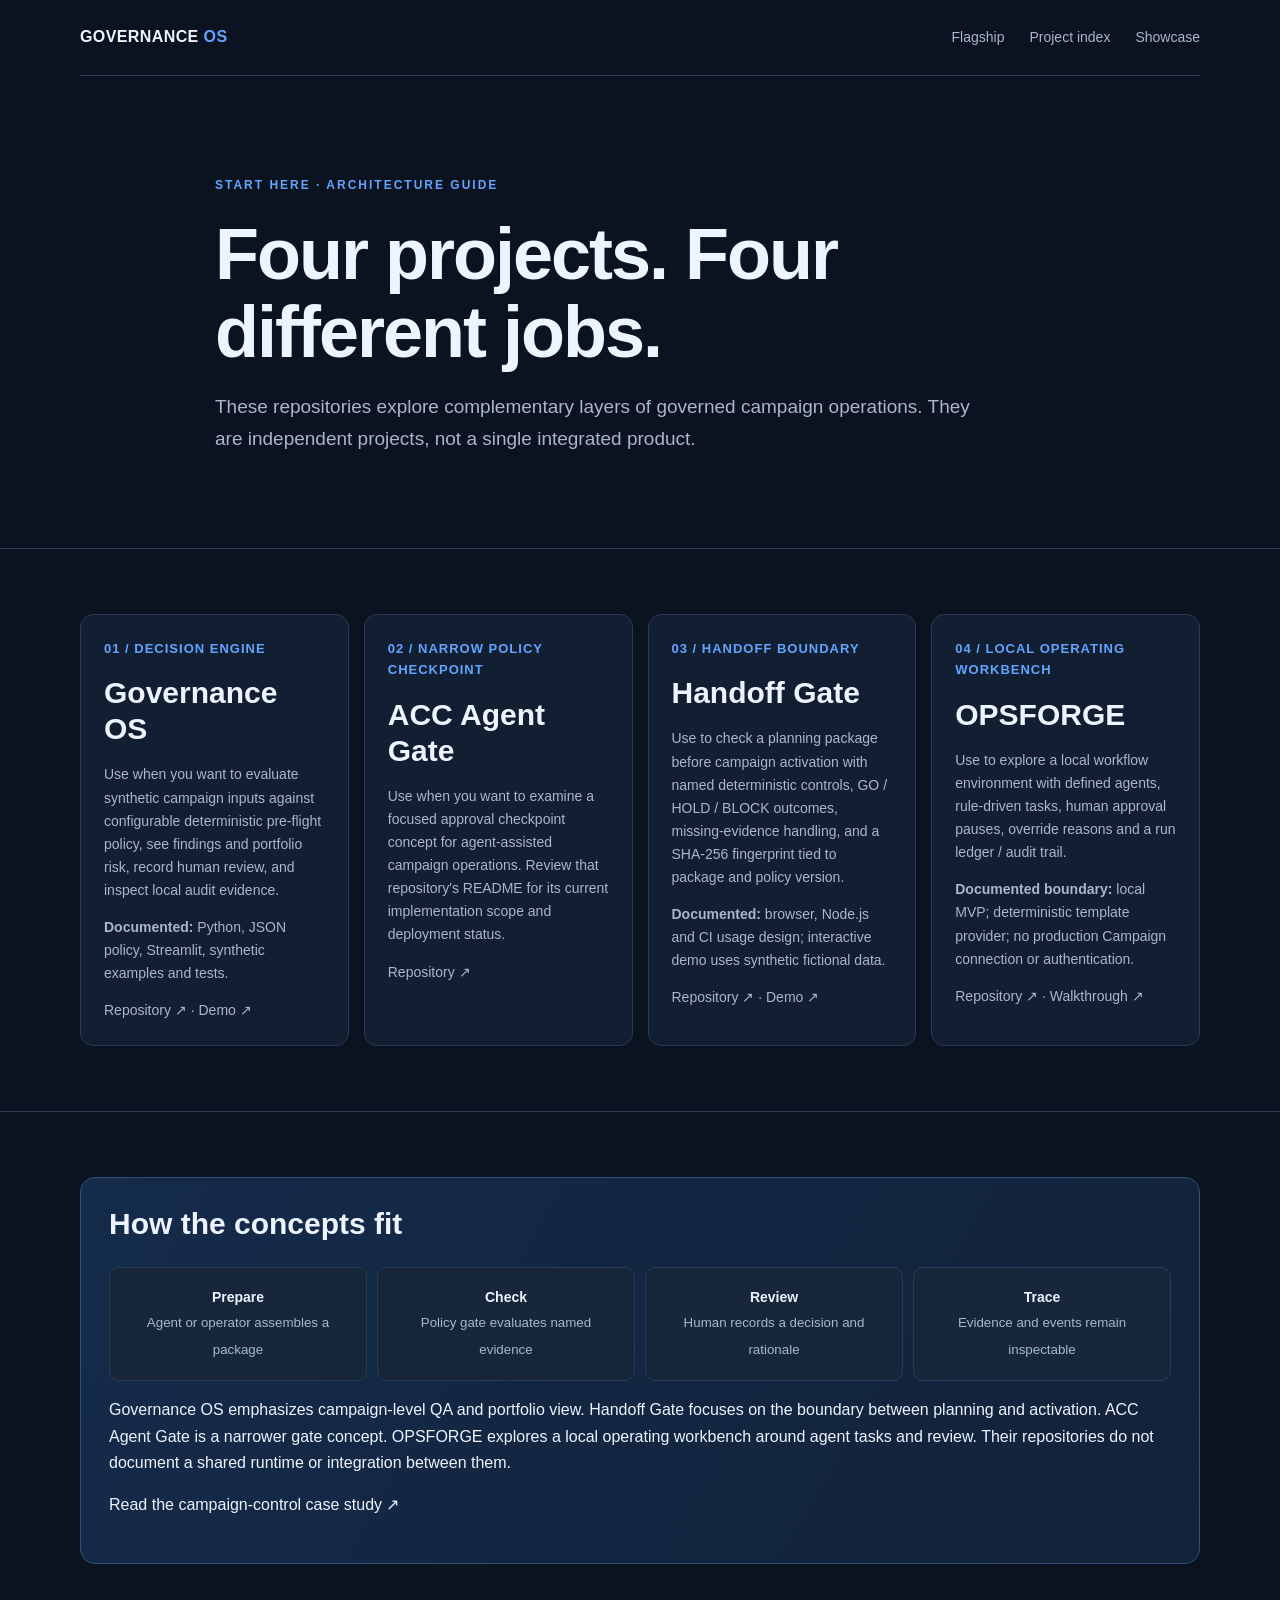
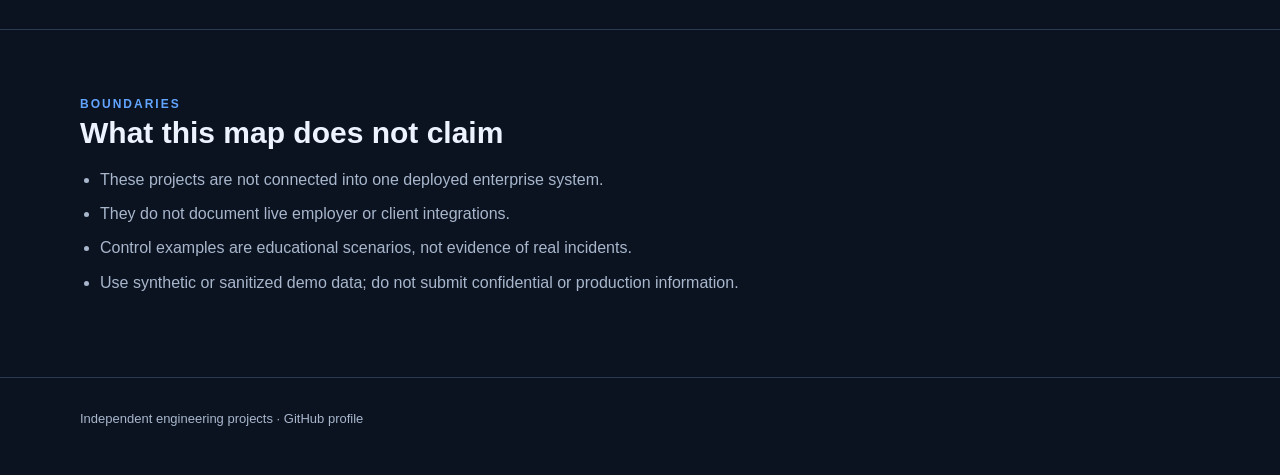
<file: docs/site/architecture-guide.html>
<!doctype html><html lang="en"><head><meta charset="utf-8"><meta name="viewport" content="width=device-width,initial-scale=1"><meta name="theme-color" content="#0b1220"><title>Start Here | Governance Architecture</title><style>
:root {
  --bg:#0b1220; --panel:#121e31; --panel2:#18263b;
  --text:#edf3ff; --muted:#a8b7cc; --blue:#62a5ff;
  --green:#6ee7b7; --line:#2a3a52;
}
*{box-sizing:border-box}
html{scroll-behavior:smooth}
body{margin:0;background:var(--bg);color:var(--text);
font-family:Inter,Segoe UI,Arial,sans-serif;line-height:1.65}
a{color:inherit;text-decoration:none}
a:focus-visible{outline:3px solid var(--green);outline-offset:4px}
.wrap{width:min(1120px,90%);margin:auto}
nav{height:76px;border-bottom:1px solid var(--line);
display:flex;align-items:center;justify-content:space-between}
.brand{font-weight:800;letter-spacing:.4px}
.brand span{color:var(--blue)}
.navlinks{display:flex;gap:25px;color:var(--muted);font-size:14px}
.hero{padding:100px 0 75px;max-width:850px}
.eyebrow{color:var(--blue);font-weight:750;letter-spacing:2px;
font-size:12px;text-transform:uppercase}
h1{font-size:clamp(42px,7vw,72px);line-height:1.08;
letter-spacing:-2px;margin:20px 0}
h2{font-size:30px;line-height:1.2;margin:0 0 16px}
h3{font-size:18px;margin:0 0 10px}
.lead{font-size:19px;color:var(--muted);max-width:760px}
.actions{display:flex;gap:13px;flex-wrap:wrap;margin-top:30px}
.btn{display:inline-block;padding:12px 19px;border-radius:8px;
font-weight:700;font-size:14px;border:1px solid var(--line)}
.primary{background:#2868e8;border-color:#2868e8;color:white}
.secondary{background:var(--panel)}
.btn:hover{filter:brightness(1.15);transform:translateY(-1px)}
.section{padding:65px 0;border-top:1px solid var(--line)}
.sub{color:var(--muted);max-width:760px;margin:0 0 28px}
.grid{display:grid;grid-template-columns:repeat(4,1fr);gap:15px}
.card{background:var(--panel);border:1px solid var(--line);
border-radius:13px;padding:23px}
.card p{color:var(--muted);font-size:14px;margin-bottom:0}
.number{font-size:13px;color:var(--blue);font-weight:800;
letter-spacing:1px;margin-bottom:16px}
.architecture{display:grid;grid-template-columns:repeat(4,1fr);
gap:10px;margin-top:25px}
.step{background:var(--panel2);border:1px solid var(--line);
border-radius:10px;padding:18px;text-align:center}
.step strong{display:block;font-size:14px}
.step small{color:var(--muted)}
.pill{display:inline-block;border:1px solid #31517a;color:#9bc6ff;
border-radius:30px;padding:5px 11px;font-size:12px;margin:4px 5px 4px 0}
.split{display:grid;grid-template-columns:1fr 1fr;gap:18px}
ul{padding-left:20px;color:var(--muted)}
li{margin:8px 0}
.callout{background:linear-gradient(120deg,#142b4a,#122239);
border:1px solid #31517a;border-radius:15px;padding:28px}
footer{padding:30px 0 45px;color:var(--muted);font-size:13px;
border-top:1px solid var(--line)}
@media(max-width:800px){
 .grid{grid-template-columns:repeat(2,1fr)}
 .architecture{grid-template-columns:repeat(2,1fr)}
 .split{grid-template-columns:1fr}
 .navlinks{gap:12px;font-size:12px}
}
@media(max-width:520px){
 .grid{grid-template-columns:1fr}
 .navlinks a:nth-child(2){display:none}
 .hero{padding:70px 0 55px}
 h1{letter-spacing:-1px}
}
@media(max-width:800px){nav.wrap{height:auto;flex-wrap:wrap;padding:14px 0 8px;gap:8px}.navlinks{width:100%;gap:18px;font-size:13px;overflow-x:auto;-webkit-overflow-scrolling:touch;padding:6px 0 10px;flex-wrap:nowrap;justify-content:flex-start}.navlinks a{white-space:nowrap;display:inline-block!important}}
@media(max-width:560px){.btn{display:block;text-align:center;min-height:44px}.card{padding:18px}}
img,svg{max-width:100%;height:auto}
</style></head><body><nav class="wrap"><a class="brand" href="index.html">GOVERNANCE <span>OS</span></a><div class="navlinks"><a href="index.html">Flagship</a><a href="portfolio.html">Project index</a><a href="projects.html">Showcase</a></div></nav><main><header class="wrap hero"><div class="eyebrow">Start here · Architecture guide</div><h1>Four projects. Four different jobs.</h1><p class="lead">These repositories explore complementary layers of governed campaign operations. They are independent projects, not a single integrated product.</p></header><section class="section"><div class="wrap"><div class="grid"><article class="card"><div class="number">01 / DECISION ENGINE</div><h2>Governance OS</h2><p>Use when you want to evaluate synthetic campaign inputs against configurable deterministic pre-flight policy, see findings and portfolio risk, record human review, and inspect local audit evidence.</p><p><b>Documented:</b> Python, JSON policy, Streamlit, synthetic examples and tests.</p><p><a href="https://github.com/sghatge/adobe-campaign-v8-governance">Repository ↗</a> · <a href="https://adobe-campaign-v8-governance-3rzwjb2pbqqftpm3fecxzd.streamlit.app/">Demo ↗</a></p></article><article class="card"><div class="number">02 / NARROW POLICY CHECKPOINT</div><h2>ACC Agent Gate</h2><p>Use when you want to examine a focused approval checkpoint concept for agent-assisted campaign operations. Review that repository's README for its current implementation scope and deployment status.</p><p><a href="https://github.com/sghatge/acc-agent-gate">Repository ↗</a></p></article><article class="card"><div class="number">03 / HANDOFF BOUNDARY</div><h2>Handoff Gate</h2><p>Use to check a planning package before campaign activation with named deterministic controls, GO / HOLD / BLOCK outcomes, missing-evidence handling, and a SHA-256 fingerprint tied to package and policy version.</p><p><b>Documented:</b> browser, Node.js and CI usage design; interactive demo uses synthetic fictional data.</p><p><a href="https://github.com/sghatge/handoff-gate">Repository ↗</a> · <a href="https://sghatge.github.io/handoff-gate/demo/">Demo ↗</a></p></article><article class="card"><div class="number">04 / LOCAL OPERATING WORKBENCH</div><h2>OPSFORGE</h2><p>Use to explore a local workflow environment with defined agents, rule-driven tasks, human approval pauses, override reasons and a run ledger / audit trail.</p><p><b>Documented boundary:</b> local MVP; deterministic template provider; no production Campaign connection or authentication.</p><p><a href="https://github.com/sghatge/opsforge">Repository ↗</a> · <a href="https://sghatge.github.io/opsforge/">Walkthrough ↗</a></p></article></div></div></section><section class="section"><div class="wrap"><div class="callout"><h2>How the concepts fit</h2><div class="architecture"><div class="step"><strong>Prepare</strong><small>Agent or operator assembles a package</small></div><div class="step"><strong>Check</strong><small>Policy gate evaluates named evidence</small></div><div class="step"><strong>Review</strong><small>Human records a decision and rationale</small></div><div class="step"><strong>Trace</strong><small>Evidence and events remain inspectable</small></div></div><p>Governance OS emphasizes campaign-level QA and portfolio view. Handoff Gate focuses on the boundary between planning and activation. ACC Agent Gate is a narrower gate concept. OPSFORGE explores a local operating workbench around agent tasks and review. Their repositories do not document a shared runtime or integration between them.</p><p><a href="case-study.html">Read the campaign-control case study ↗</a></p></div></div></section><section class="section"><div class="wrap"><div class="eyebrow">Boundaries</div><h2>What this map does not claim</h2><ul><li>These projects are not connected into one deployed enterprise system.</li><li>They do not document live employer or client integrations.</li><li>Control examples are educational scenarios, not evidence of real incidents.</li><li>Use synthetic or sanitized demo data; do not submit confidential or production information.</li></ul></div></section></main><footer><div class="wrap">Independent engineering projects · <a href="https://github.com/sghatge">GitHub profile</a></div></footer></body></html>
</file>
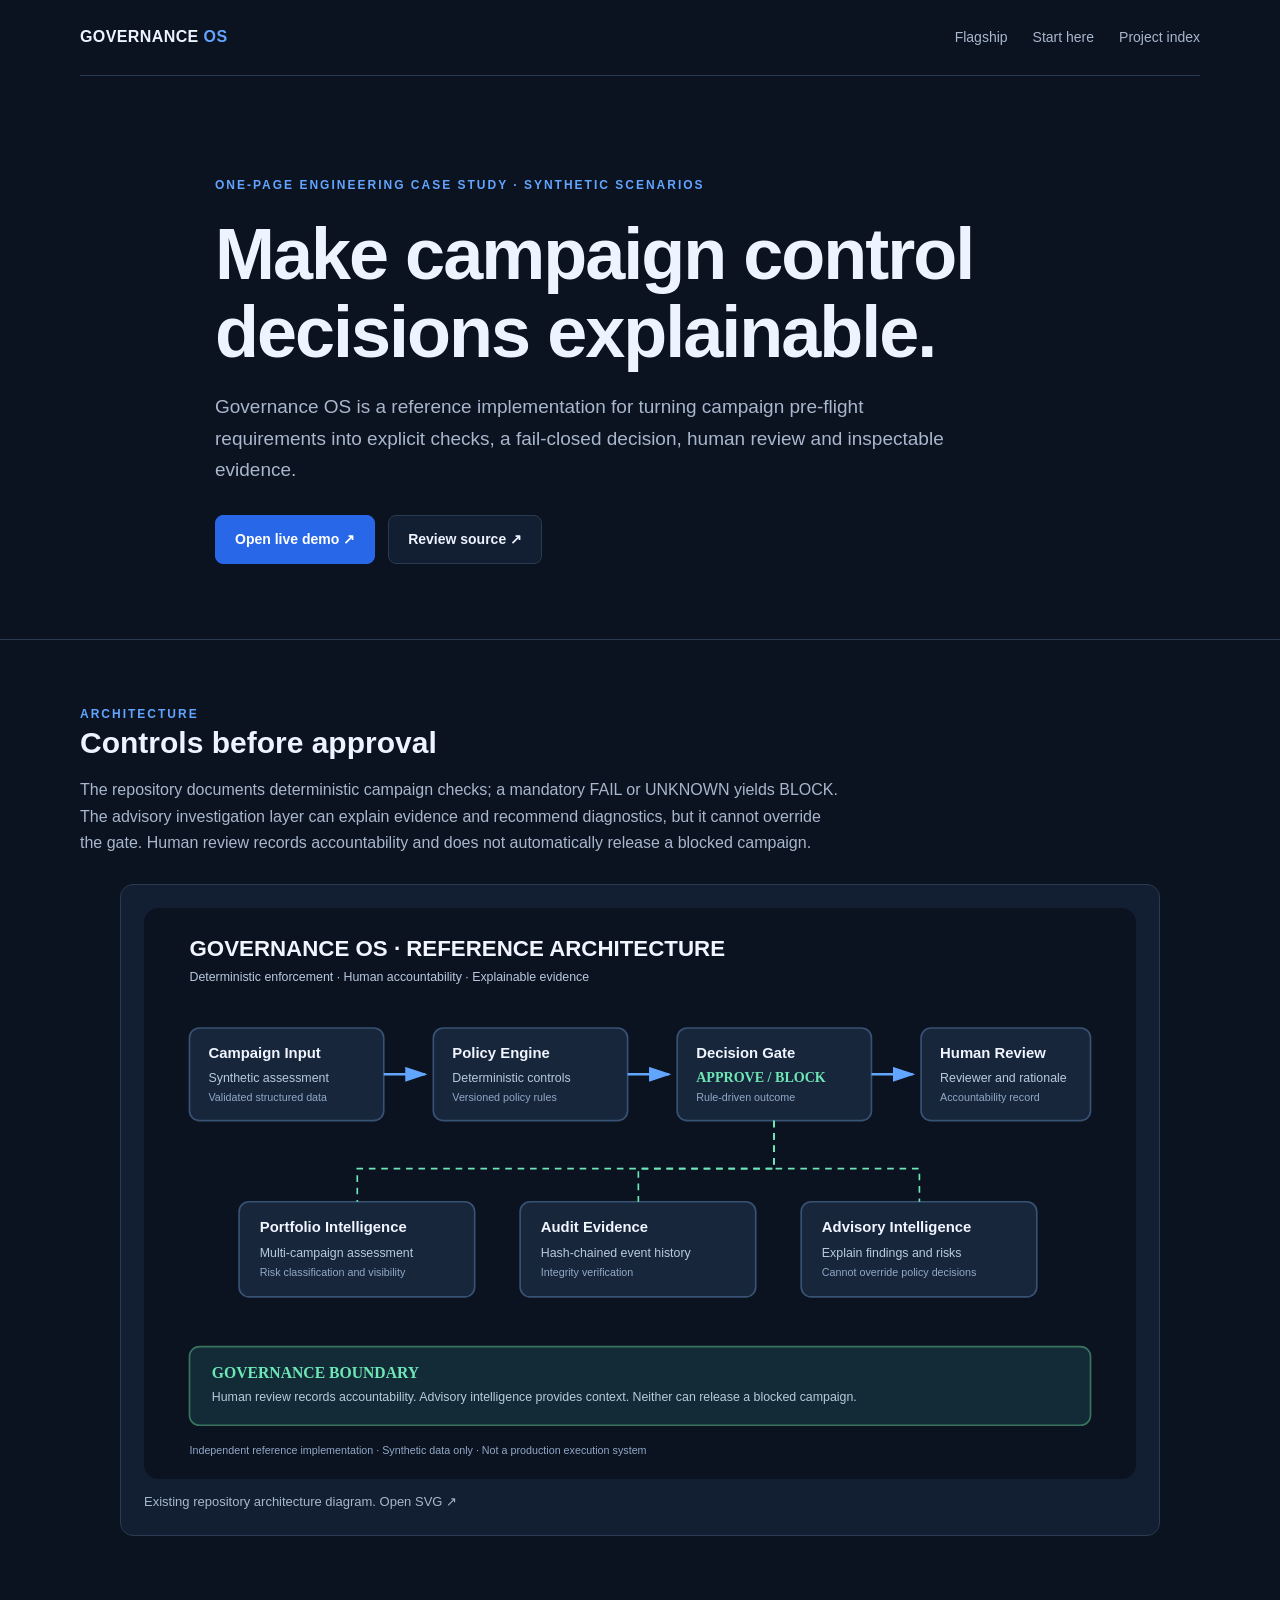
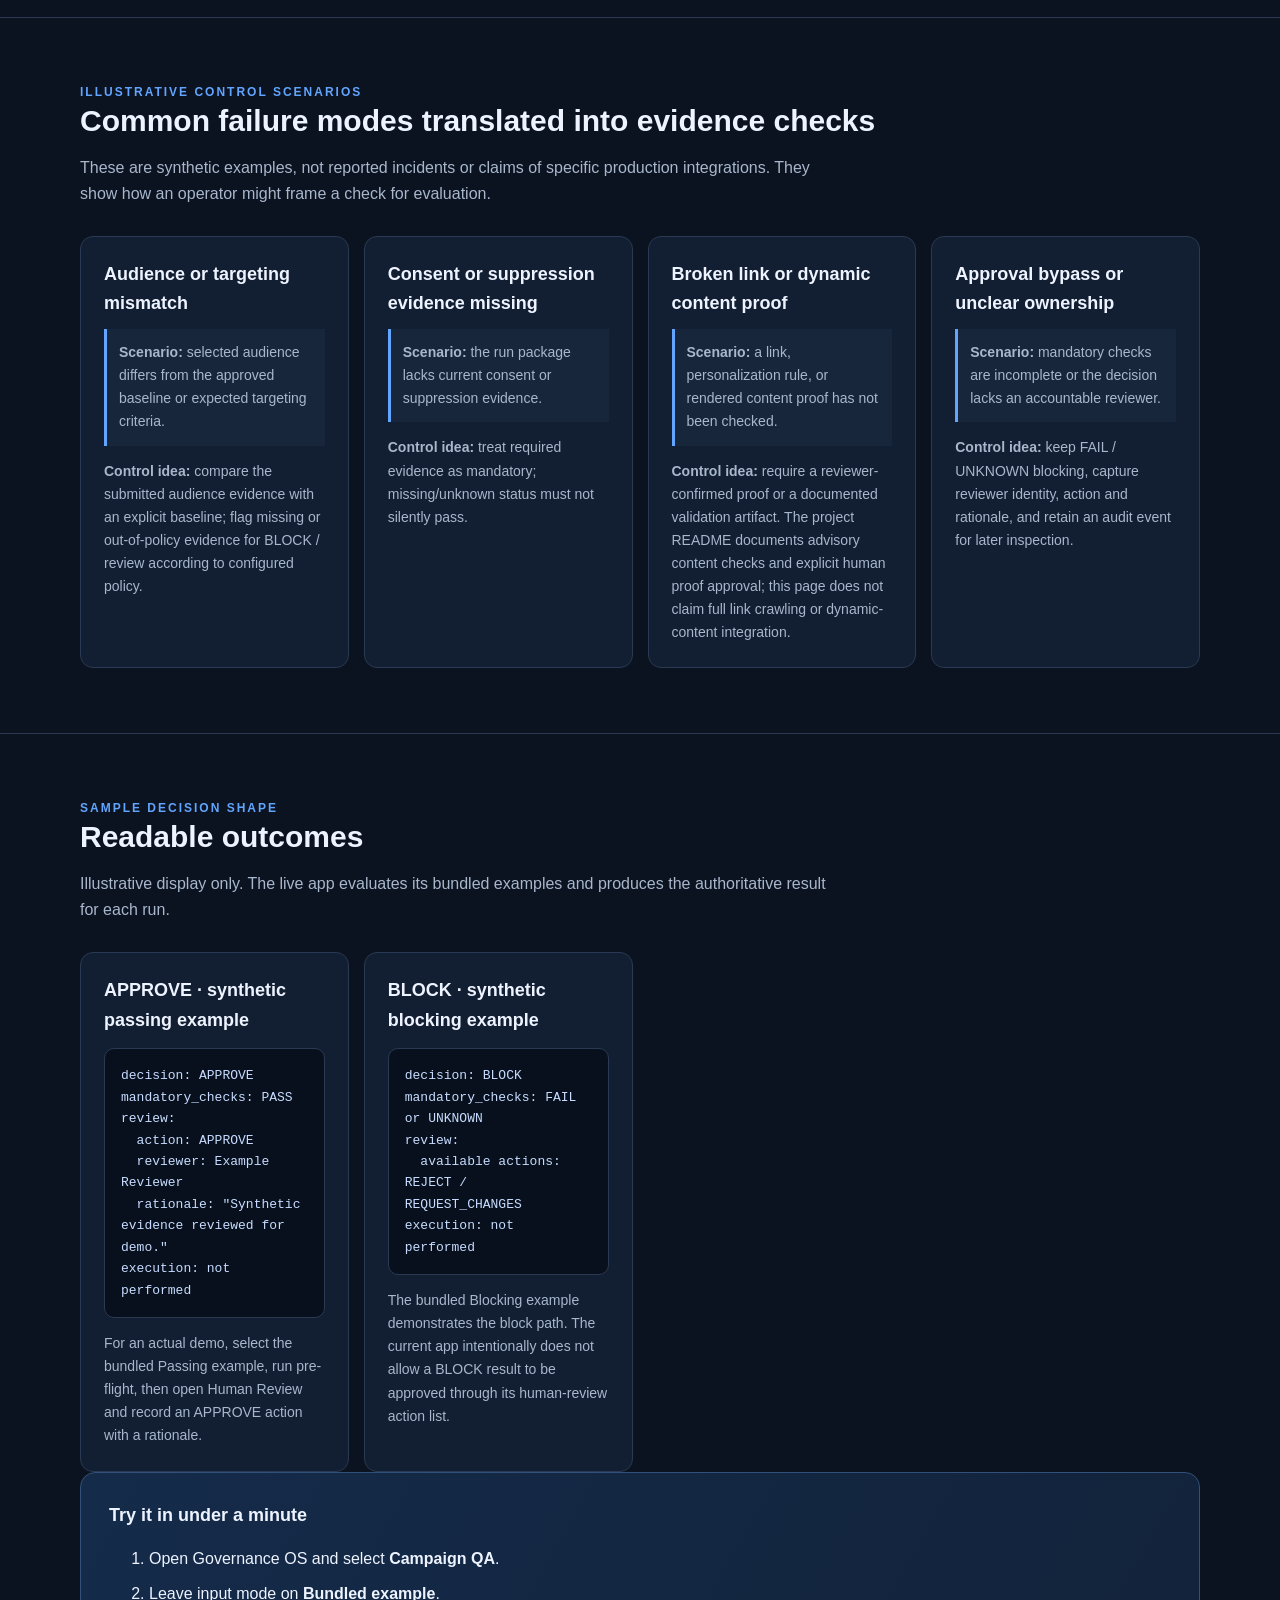
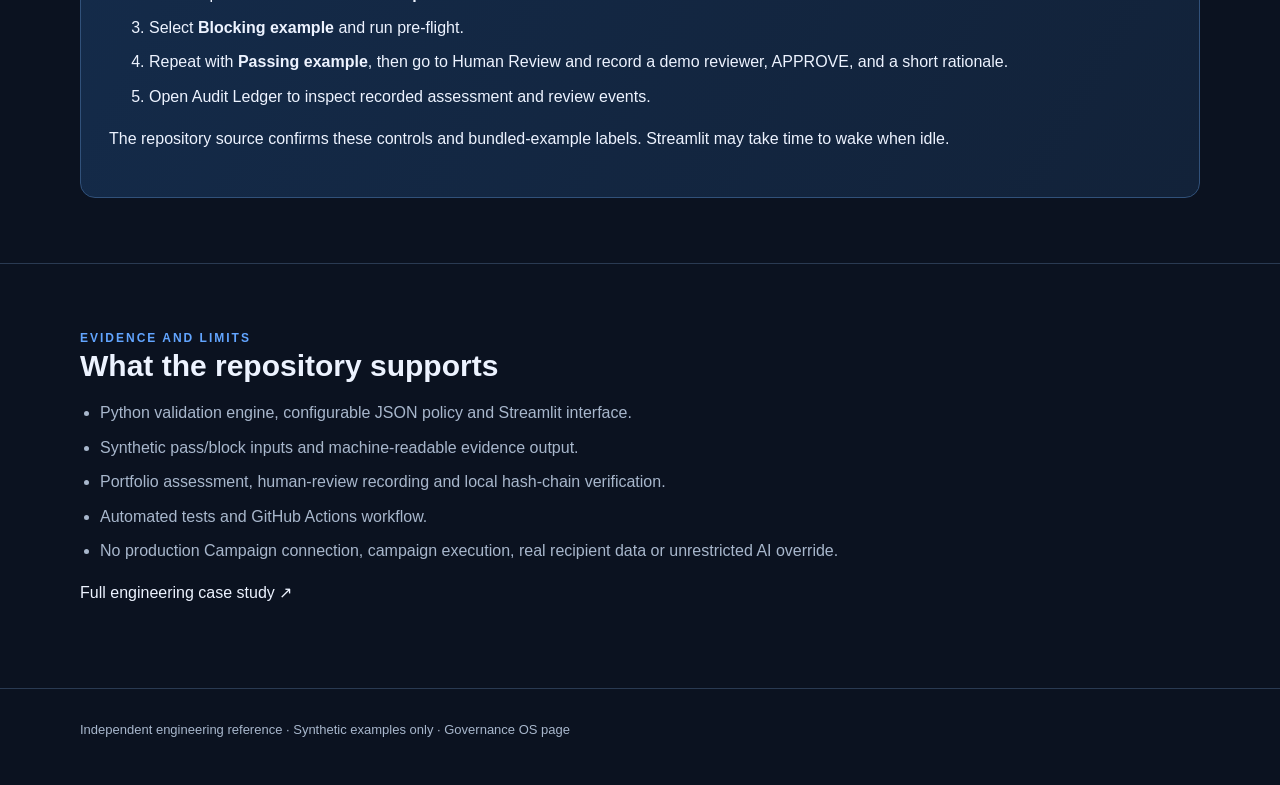
<file: docs/site/case-study.html>
<!doctype html><html lang="en"><head><meta charset="utf-8"><meta name="viewport" content="width=device-width,initial-scale=1"><meta name="theme-color" content="#0b1220"><title>Campaign Control Case Study | Governance OS</title><style>
:root {
  --bg:#0b1220; --panel:#121e31; --panel2:#18263b;
  --text:#edf3ff; --muted:#a8b7cc; --blue:#62a5ff;
  --green:#6ee7b7; --line:#2a3a52;
}
*{box-sizing:border-box}
html{scroll-behavior:smooth}
body{margin:0;background:var(--bg);color:var(--text);
font-family:Inter,Segoe UI,Arial,sans-serif;line-height:1.65}
a{color:inherit;text-decoration:none}
a:focus-visible{outline:3px solid var(--green);outline-offset:4px}
.wrap{width:min(1120px,90%);margin:auto}
nav{height:76px;border-bottom:1px solid var(--line);
display:flex;align-items:center;justify-content:space-between}
.brand{font-weight:800;letter-spacing:.4px}
.brand span{color:var(--blue)}
.navlinks{display:flex;gap:25px;color:var(--muted);font-size:14px}
.hero{padding:100px 0 75px;max-width:850px}
.eyebrow{color:var(--blue);font-weight:750;letter-spacing:2px;
font-size:12px;text-transform:uppercase}
h1{font-size:clamp(42px,7vw,72px);line-height:1.08;
letter-spacing:-2px;margin:20px 0}
h2{font-size:30px;line-height:1.2;margin:0 0 16px}
h3{font-size:18px;margin:0 0 10px}
.lead{font-size:19px;color:var(--muted);max-width:760px}
.actions{display:flex;gap:13px;flex-wrap:wrap;margin-top:30px}
.btn{display:inline-block;padding:12px 19px;border-radius:8px;
font-weight:700;font-size:14px;border:1px solid var(--line)}
.primary{background:#2868e8;border-color:#2868e8;color:white}
.secondary{background:var(--panel)}
.btn:hover{filter:brightness(1.15);transform:translateY(-1px)}
.section{padding:65px 0;border-top:1px solid var(--line)}
.sub{color:var(--muted);max-width:760px;margin:0 0 28px}
.grid{display:grid;grid-template-columns:repeat(4,1fr);gap:15px}
.card{background:var(--panel);border:1px solid var(--line);
border-radius:13px;padding:23px}
.card p{color:var(--muted);font-size:14px;margin-bottom:0}
.number{font-size:13px;color:var(--blue);font-weight:800;
letter-spacing:1px;margin-bottom:16px}
.architecture{display:grid;grid-template-columns:repeat(4,1fr);
gap:10px;margin-top:25px}
.step{background:var(--panel2);border:1px solid var(--line);
border-radius:10px;padding:18px;text-align:center}
.step strong{display:block;font-size:14px}
.step small{color:var(--muted)}
.pill{display:inline-block;border:1px solid #31517a;color:#9bc6ff;
border-radius:30px;padding:5px 11px;font-size:12px;margin:4px 5px 4px 0}
.split{display:grid;grid-template-columns:1fr 1fr;gap:18px}
ul{padding-left:20px;color:var(--muted)}
li{margin:8px 0}
.callout{background:linear-gradient(120deg,#142b4a,#122239);
border:1px solid #31517a;border-radius:15px;padding:28px}
footer{padding:30px 0 45px;color:var(--muted);font-size:13px;
border-top:1px solid var(--line)}
@media(max-width:800px){
 .grid{grid-template-columns:repeat(2,1fr)}
 .architecture{grid-template-columns:repeat(2,1fr)}
 .split{grid-template-columns:1fr}
 .navlinks{gap:12px;font-size:12px}
}
@media(max-width:520px){
 .grid{grid-template-columns:1fr}
 .navlinks a:nth-child(2){display:none}
 .hero{padding:70px 0 55px}
 h1{letter-spacing:-1px}
}

pre{white-space:pre-wrap;background:#08101d;border:1px solid var(--line);border-radius:10px;padding:16px;color:#c7dcff;font-size:13px;overflow:auto}.scenario{margin:10px 0;padding:12px;border-left:3px solid var(--blue);background:var(--panel2);color:var(--muted)}
@media(max-width:800px){nav.wrap{height:auto;flex-wrap:wrap;padding:14px 0 8px;gap:8px}.navlinks{width:100%;gap:18px;font-size:13px;overflow-x:auto;-webkit-overflow-scrolling:touch;padding:6px 0 10px;flex-wrap:nowrap;justify-content:flex-start}.navlinks a{white-space:nowrap;display:inline-block!important}}
@media(max-width:560px){.btn{display:block;text-align:center;min-height:44px}.card{padding:18px}}
img,svg{max-width:100%;height:auto}
</style></head><body><nav class="wrap"><a class="brand" href="index.html">GOVERNANCE <span>OS</span></a><div class="navlinks"><a href="index.html">Flagship</a><a href="architecture-guide.html">Start here</a><a href="portfolio.html">Project index</a></div></nav><main><header class="wrap hero"><div class="eyebrow">One-page engineering case study · synthetic scenarios</div><h1>Make campaign control decisions explainable.</h1><p class="lead">Governance OS is a reference implementation for turning campaign pre-flight requirements into explicit checks, a fail-closed decision, human review and inspectable evidence.</p><div class="actions"><a class="btn primary" href="https://adobe-campaign-v8-governance-3rzwjb2pbqqftpm3fecxzd.streamlit.app/">Open live demo ↗</a><a class="btn secondary" href="https://github.com/sghatge/adobe-campaign-v8-governance">Review source ↗</a></div></header><section class="section"><div class="wrap"><div class="eyebrow">Architecture</div><h2>Controls before approval</h2><p class="sub">The repository documents deterministic campaign checks; a mandatory FAIL or UNKNOWN yields BLOCK. The advisory investigation layer can explain evidence and recommend diagnostics, but it cannot override the gate. Human review records accountability and does not automatically release a blocked campaign.</p><figure class="card"><img src="governance-architecture.svg" alt="Governance OS architecture showing deterministic campaign checks, block outcome, advisory investigation and human review" style="display:block;width:100%;height:auto"><figcaption style="color:var(--muted);font-size:13px;margin-top:12px">Existing repository architecture diagram. <a href="governance-architecture.svg">Open SVG ↗</a></figcaption></figure></div></section><section class="section"><div class="wrap"><div class="eyebrow">Illustrative control scenarios</div><h2>Common failure modes translated into evidence checks</h2><p class="sub">These are synthetic examples, not reported incidents or claims of specific production integrations. They show how an operator might frame a check for evaluation.</p><div class="grid"><article class="card"><h3>Audience or targeting mismatch</h3><p class="scenario"><b>Scenario:</b> selected audience differs from the approved baseline or expected targeting criteria.</p><p><b>Control idea:</b> compare the submitted audience evidence with an explicit baseline; flag missing or out-of-policy evidence for BLOCK / review according to configured policy.</p></article><article class="card"><h3>Consent or suppression evidence missing</h3><p class="scenario"><b>Scenario:</b> the run package lacks current consent or suppression evidence.</p><p><b>Control idea:</b> treat required evidence as mandatory; missing/unknown status must not silently pass.</p></article><article class="card"><h3>Broken link or dynamic content proof</h3><p class="scenario"><b>Scenario:</b> a link, personalization rule, or rendered content proof has not been checked.</p><p><b>Control idea:</b> require a reviewer-confirmed proof or a documented validation artifact. The project README documents advisory content checks and explicit human proof approval; this page does not claim full link crawling or dynamic-content integration.</p></article><article class="card"><h3>Approval bypass or unclear ownership</h3><p class="scenario"><b>Scenario:</b> mandatory checks are incomplete or the decision lacks an accountable reviewer.</p><p><b>Control idea:</b> keep FAIL / UNKNOWN blocking, capture reviewer identity, action and rationale, and retain an audit event for later inspection.</p></article></div></div></section><section class="section"><div class="wrap"><div class="eyebrow">Sample decision shape</div><h2>Readable outcomes</h2><p class="sub">Illustrative display only. The live app evaluates its bundled examples and produces the authoritative result for each run.</p><div class="grid"><article class="card"><h3>APPROVE · synthetic passing example</h3><pre>decision: APPROVE
mandatory_checks: PASS
review:
  action: APPROVE
  reviewer: Example Reviewer
  rationale: "Synthetic evidence reviewed for demo."
execution: not performed</pre><p>For an actual demo, select the bundled Passing example, run pre-flight, then open Human Review and record an APPROVE action with a rationale.</p></article><article class="card"><h3>BLOCK · synthetic blocking example</h3><pre>decision: BLOCK
mandatory_checks: FAIL or UNKNOWN
review:
  available actions: REJECT / REQUEST_CHANGES
execution: not performed</pre><p>The bundled Blocking example demonstrates the block path. The current app intentionally does not allow a BLOCK result to be approved through its human-review action list.</p></article></div><div class="callout"><h3>Try it in under a minute</h3><ol><li>Open Governance OS and select <b>Campaign QA</b>.</li><li>Leave input mode on <b>Bundled example</b>.</li><li>Select <b>Blocking example</b> and run pre-flight.</li><li>Repeat with <b>Passing example</b>, then go to Human Review and record a demo reviewer, APPROVE, and a short rationale.</li><li>Open Audit Ledger to inspect recorded assessment and review events.</li></ol><p>The repository source confirms these controls and bundled-example labels. Streamlit may take time to wake when idle.</p></div></div></section><section class="section"><div class="wrap"><div class="eyebrow">Evidence and limits</div><h2>What the repository supports</h2><ul><li>Python validation engine, configurable JSON policy and Streamlit interface.</li><li>Synthetic pass/block inputs and machine-readable evidence output.</li><li>Portfolio assessment, human-review recording and local hash-chain verification.</li><li>Automated tests and GitHub Actions workflow.</li><li>No production Campaign connection, campaign execution, real recipient data or unrestricted AI override.</li></ul><p><a href="https://github.com/sghatge/adobe-campaign-v8-governance/blob/main/docs/case-studies/governance-os-engineering-case-study.md">Full engineering case study ↗</a></p></div></section></main><footer><div class="wrap">Independent engineering reference · Synthetic examples only · <a href="index.html">Governance OS page</a></div></footer></body></html>
</file>
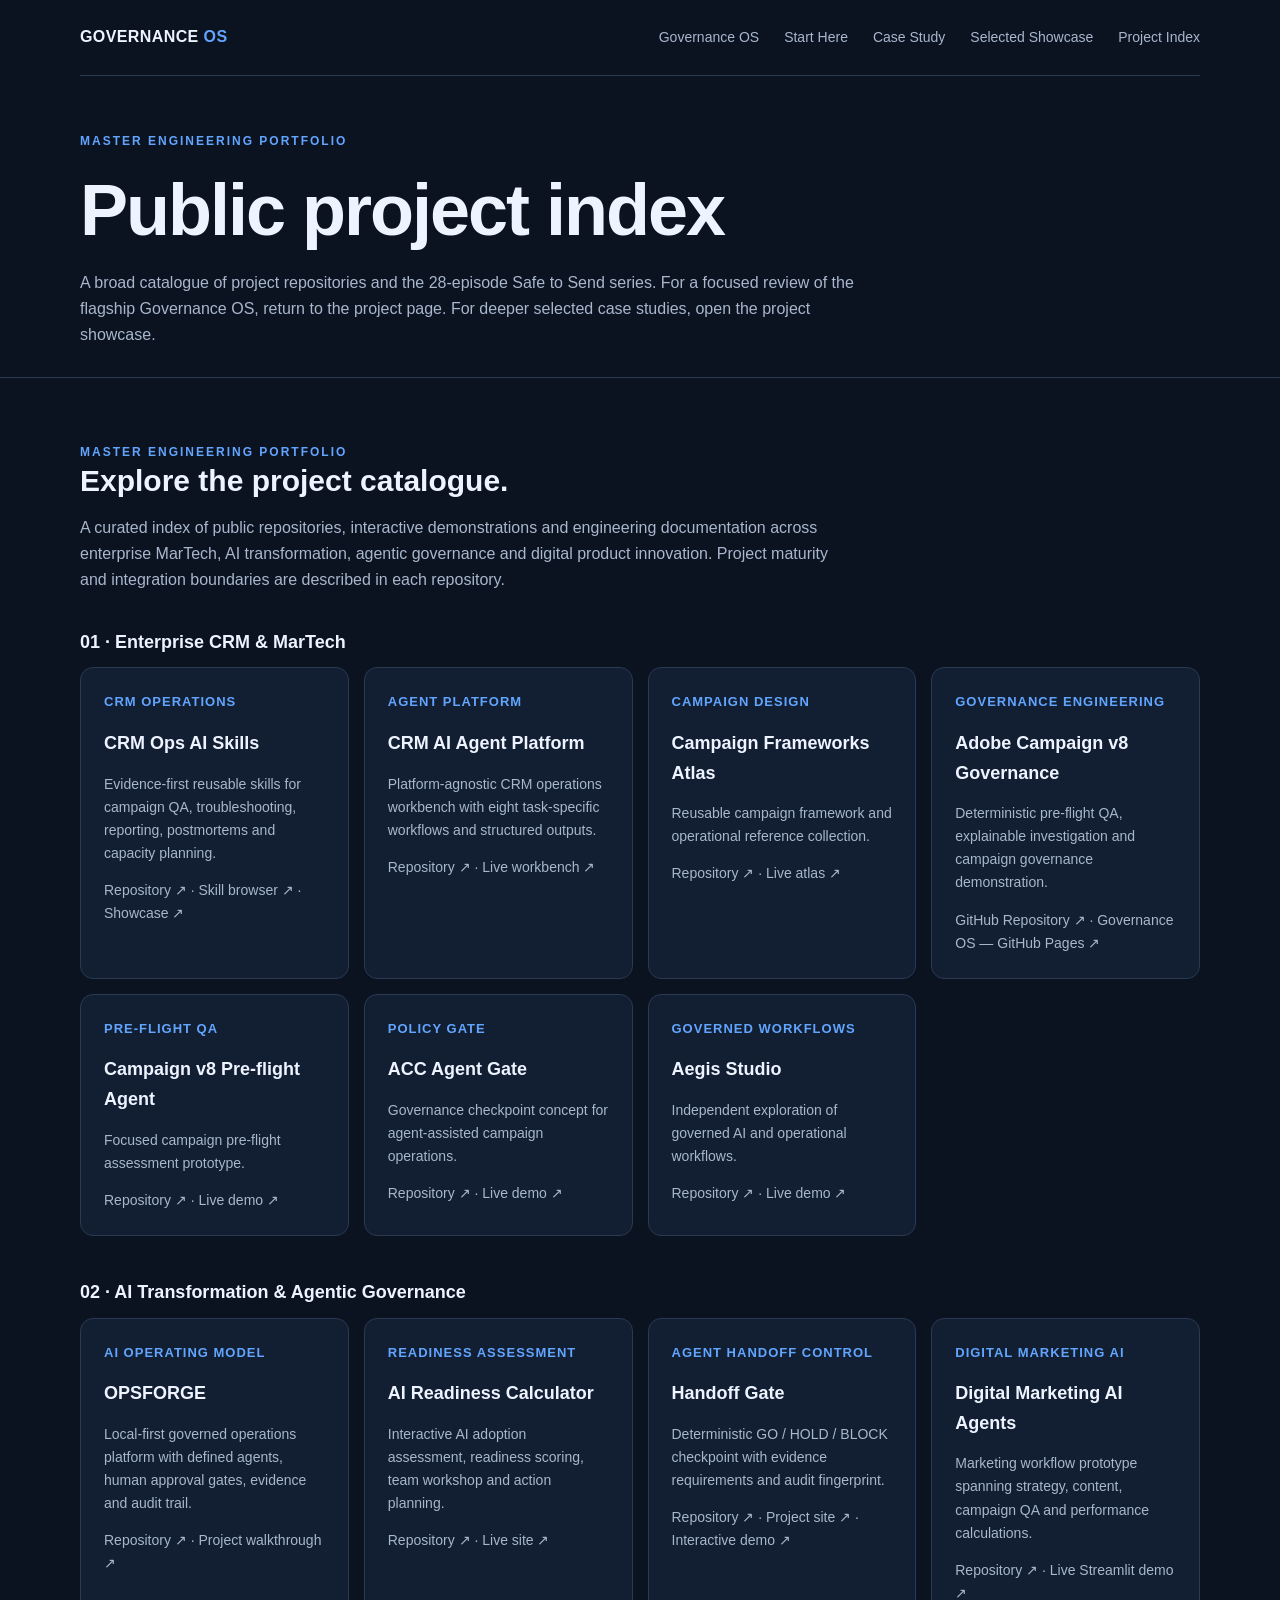
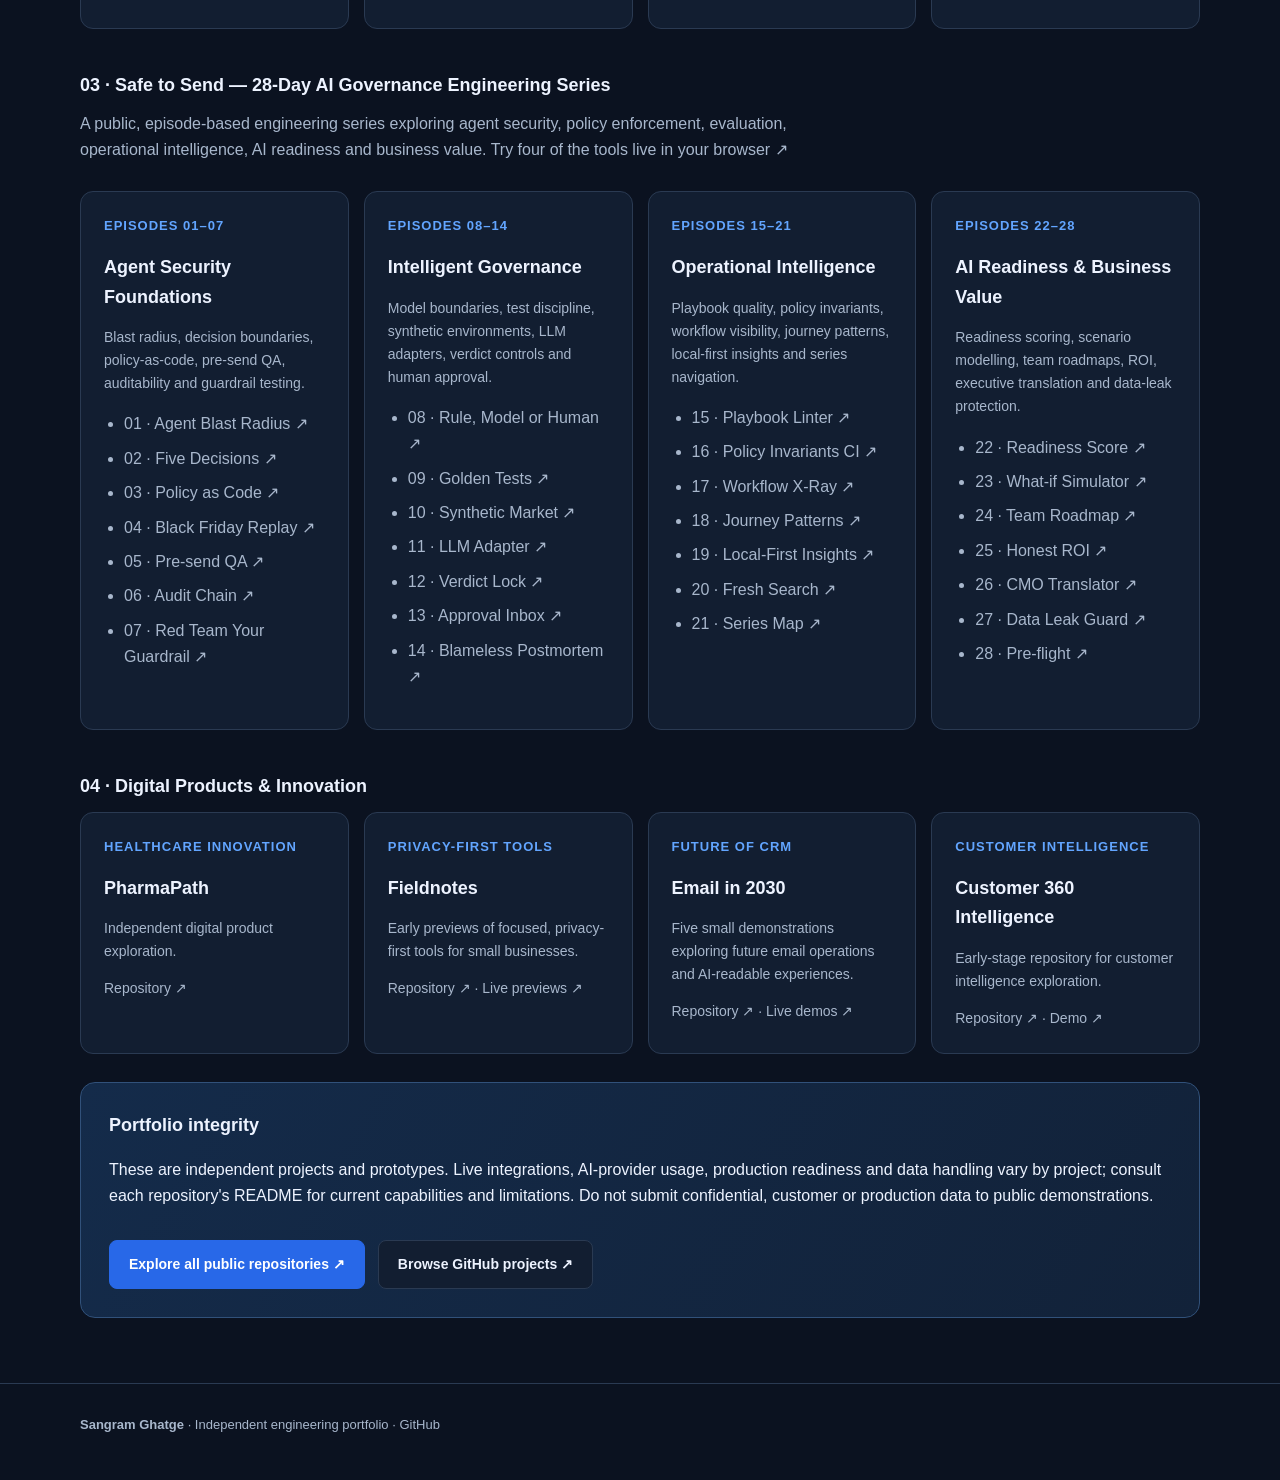
<file: docs/site/portfolio.html>
<!DOCTYPE html>
<html lang="en"><head><meta charset="UTF-8"><meta name="viewport" content="width=device-width, initial-scale=1"><meta name="theme-color" content="#0b1220"><meta name="description" content="Master index of Sangram Ghatge's public engineering projects in enterprise MarTech, AI transformation and governance."><title>Project Index | Sangram Ghatge</title><style>
:root {
  --bg:#0b1220; --panel:#121e31; --panel2:#18263b;
  --text:#edf3ff; --muted:#a8b7cc; --blue:#62a5ff;
  --green:#6ee7b7; --line:#2a3a52;
}
*{box-sizing:border-box}
html{scroll-behavior:smooth}
body{margin:0;background:var(--bg);color:var(--text);
font-family:Inter,Segoe UI,Arial,sans-serif;line-height:1.65}
a{color:inherit;text-decoration:none}
a:focus-visible{outline:3px solid var(--green);outline-offset:4px}
.wrap{width:min(1120px,90%);margin:auto}
nav{height:76px;border-bottom:1px solid var(--line);
display:flex;align-items:center;justify-content:space-between}
.brand{font-weight:800;letter-spacing:.4px}
.brand span{color:var(--blue)}
.navlinks{display:flex;gap:25px;color:var(--muted);font-size:14px}
.hero{padding:100px 0 75px;max-width:850px}
.eyebrow{color:var(--blue);font-weight:750;letter-spacing:2px;
font-size:12px;text-transform:uppercase}
h1{font-size:clamp(42px,7vw,72px);line-height:1.08;
letter-spacing:-2px;margin:20px 0}
h2{font-size:30px;line-height:1.2;margin:0 0 16px}
h3{font-size:18px;margin:0 0 10px}
.lead{font-size:19px;color:var(--muted);max-width:760px}
.actions{display:flex;gap:13px;flex-wrap:wrap;margin-top:30px}
.btn{display:inline-block;padding:12px 19px;border-radius:8px;
font-weight:700;font-size:14px;border:1px solid var(--line)}
.primary{background:#2868e8;border-color:#2868e8;color:white}
.secondary{background:var(--panel)}
.btn:hover{filter:brightness(1.15);transform:translateY(-1px)}
.section{padding:65px 0;border-top:1px solid var(--line)}
.sub{color:var(--muted);max-width:760px;margin:0 0 28px}
.grid{display:grid;grid-template-columns:repeat(4,1fr);gap:15px}
.card{background:var(--panel);border:1px solid var(--line);
border-radius:13px;padding:23px}
.card p{color:var(--muted);font-size:14px;margin-bottom:0}
.number{font-size:13px;color:var(--blue);font-weight:800;
letter-spacing:1px;margin-bottom:16px}
.architecture{display:grid;grid-template-columns:repeat(4,1fr);
gap:10px;margin-top:25px}
.step{background:var(--panel2);border:1px solid var(--line);
border-radius:10px;padding:18px;text-align:center}
.step strong{display:block;font-size:14px}
.step small{color:var(--muted)}
.pill{display:inline-block;border:1px solid #31517a;color:#9bc6ff;
border-radius:30px;padding:5px 11px;font-size:12px;margin:4px 5px 4px 0}
.split{display:grid;grid-template-columns:1fr 1fr;gap:18px}
ul{padding-left:20px;color:var(--muted)}
li{margin:8px 0}
.callout{background:linear-gradient(120deg,#142b4a,#122239);
border:1px solid #31517a;border-radius:15px;padding:28px}
footer{padding:30px 0 45px;color:var(--muted);font-size:13px;
border-top:1px solid var(--line)}
@media(max-width:800px){
 .grid{grid-template-columns:repeat(2,1fr)}
 .architecture{grid-template-columns:repeat(2,1fr)}
 .split{grid-template-columns:1fr}
 .navlinks{gap:12px;font-size:12px}
}
@media(max-width:520px){
 .grid{grid-template-columns:1fr}
 .navlinks a:nth-child(2){display:none}
 .hero{padding:70px 0 55px}
 h1{letter-spacing:-1px}
}

.catalogue-intro{padding:56px 0 12px}.catalogue-intro p{color:var(--muted);max-width:780px}
@media(max-width:800px){nav.wrap{height:auto;flex-wrap:wrap;padding:14px 0 8px;gap:8px}.navlinks{width:100%;gap:18px;font-size:13px;overflow-x:auto;-webkit-overflow-scrolling:touch;padding:6px 0 10px;flex-wrap:nowrap;justify-content:flex-start}.navlinks a{white-space:nowrap;display:inline-block!important}}
@media(max-width:560px){.btn{display:block;text-align:center;min-height:44px}.card{padding:18px}}
img,svg{max-width:100%;height:auto}
</style></head><body>
<nav class="wrap"><a class="brand" href="index.html">GOVERNANCE <span>OS</span></a><div class="navlinks"><a href="index.html">Governance OS</a><a href="architecture-guide.html">Start Here</a><a href="case-study.html">Case Study</a><a href="projects.html">Selected Showcase</a><a href="#catalogue">Project Index</a></div></nav>
<main><header class="wrap catalogue-intro"><div class="eyebrow">Master engineering portfolio</div><h1>Public project index</h1><p>A broad catalogue of project repositories and the 28-episode Safe to Send series. For a focused review of the flagship Governance OS, return to the <a href="index.html">project page</a>. For deeper selected case studies, open the <a href="projects.html">project showcase</a>.</p></header>
<section class="section" id="catalogue">
<div class="wrap">
  <div class="eyebrow">Master engineering portfolio</div>
  <h2>Explore the project catalogue.</h2>
  <p class="sub">A curated index of public repositories, interactive demonstrations and engineering documentation across enterprise MarTech, AI transformation, agentic governance and digital product innovation. Project maturity and integration boundaries are described in each repository.</p>

  <h3 style="margin-top:34px">01 · Enterprise CRM &amp; MarTech</h3>
  <div class="grid">
    <article class="card"><div class="number">CRM OPERATIONS</div><h3>CRM Ops AI Skills</h3><p>Evidence-first reusable skills for campaign QA, troubleshooting, reporting, postmortems and capacity planning.</p><p><a href="https://github.com/sghatge/crm-ops-ai-skills" target="_blank" rel="noopener">Repository ↗</a> · <a href="demos/crm-ops-skills.html">Skill browser ↗</a> · <a href="https://github.com/sghatge/crm-ops-ai-skills/blob/main/docs/SHOWCASE.md" target="_blank" rel="noopener">Showcase ↗</a></p></article>
    <article class="card"><div class="number">AGENT PLATFORM</div><h3>CRM AI Agent Platform</h3><p>Platform-agnostic CRM operations workbench with eight task-specific workflows and structured outputs.</p><p><a href="https://github.com/sghatge/crm-ai-agent-platform" target="_blank" rel="noopener">Repository ↗</a> · <a href="demos/crm-agent-platform.html">Live workbench ↗</a></p></article>
    <article class="card"><div class="number">CAMPAIGN DESIGN</div><h3>Campaign Frameworks Atlas</h3><p>Reusable campaign framework and operational reference collection.</p><p><a href="https://github.com/sghatge/campaign-frameworks-atlas" target="_blank" rel="noopener">Repository ↗</a> · <a href="https://sghatge.github.io/campaign-frameworks-atlas/" target="_blank" rel="noopener">Live atlas ↗</a></p></article>
    <article class="card"><div class="number">GOVERNANCE ENGINEERING</div><h3>Adobe Campaign v8 Governance</h3><p>Deterministic pre-flight QA, explainable investigation and campaign governance demonstration.</p><p><a href="https://github.com/sghatge/adobe-campaign-v8-governance" target="_blank" rel="noopener">GitHub Repository ↗</a> · <a href="https://sghatge.github.io/adobe-campaign-v8-governance/" target="_blank" rel="noopener">Governance OS — GitHub Pages ↗</a></p></article>
    <article class="card"><div class="number">PRE-FLIGHT QA</div><h3>Campaign v8 Pre-flight Agent</h3><p>Focused campaign pre-flight assessment prototype.</p><p><a href="https://github.com/sghatge/campaign-v8-preflight-agent" target="_blank" rel="noopener">Repository ↗</a> · <a href="https://sghatge.github.io/campaign-v8-preflight-agent/" target="_blank" rel="noopener">Live demo ↗</a></p></article>
    <article class="card"><div class="number">POLICY GATE</div><h3>ACC Agent Gate</h3><p>Governance checkpoint concept for agent-assisted campaign operations.</p><p><a href="https://github.com/sghatge/acc-agent-gate" target="_blank" rel="noopener">Repository ↗</a> · <a href="https://sghatge.github.io/acc-agent-gate/" target="_blank" rel="noopener">Live demo ↗</a></p></article>
    <article class="card"><div class="number">GOVERNED WORKFLOWS</div><h3>Aegis Studio</h3><p>Independent exploration of governed AI and operational workflows.</p><p><a href="https://github.com/sghatge/aegis-studio" target="_blank" rel="noopener">Repository ↗</a> · <a href="https://sghatge.github.io/aegis-studio/" target="_blank" rel="noopener">Live demo ↗</a></p></article>
  </div>

  <h3 style="margin-top:42px">02 · AI Transformation &amp; Agentic Governance</h3>
  <div class="grid">
    <article class="card"><div class="number">AI OPERATING MODEL</div><h3>OPSFORGE</h3><p>Local-first governed operations platform with defined agents, human approval gates, evidence and audit trail.</p><p><a href="https://github.com/sghatge/opsforge" target="_blank" rel="noopener">Repository ↗</a> · <a href="https://sghatge.github.io/opsforge/" target="_blank" rel="noopener">Project walkthrough ↗</a></p></article>
    <article class="card"><div class="number">READINESS ASSESSMENT</div><h3>AI Readiness Calculator</h3><p>Interactive AI adoption assessment, readiness scoring, team workshop and action planning.</p><p><a href="https://github.com/sghatge/ai-readiness-calculator" target="_blank" rel="noopener">Repository ↗</a> · <a href="https://sghatge.github.io/ai-readiness-calculator/" target="_blank" rel="noopener">Live site ↗</a></p></article>
    <article class="card"><div class="number">AGENT HANDOFF CONTROL</div><h3>Handoff Gate</h3><p>Deterministic GO / HOLD / BLOCK checkpoint with evidence requirements and audit fingerprint.</p><p><a href="https://github.com/sghatge/handoff-gate" target="_blank" rel="noopener">Repository ↗</a> · <a href="https://sghatge.github.io/handoff-gate/" target="_blank" rel="noopener">Project site ↗</a> · <a href="https://sghatge.github.io/handoff-gate/demo/" target="_blank" rel="noopener">Interactive demo ↗</a></p></article>
    <article class="card"><div class="number">DIGITAL MARKETING AI</div><h3>Digital Marketing AI Agents</h3><p>Marketing workflow prototype spanning strategy, content, campaign QA and performance calculations.</p><p><a href="https://github.com/sghatge/digital-marketing-ai-agents" target="_blank" rel="noopener">Repository ↗</a> · <a href="https://sghatge-digital-marketing-ai-agents-app-5uhltb.streamlit.app/" target="_blank" rel="noopener">Live Streamlit demo ↗</a></p></article>
  </div>

  <h3 style="margin-top:42px">03 · Safe to Send — 28-Day AI Governance Engineering Series</h3>
  <p class="sub">A public, episode-based engineering series exploring agent security, policy enforcement, evaluation, operational intelligence, AI readiness and business value. <a href="demos/safe-to-send.html">Try four of the tools live in your browser ↗</a></p>
  <div class="grid">
    <article class="card"><div class="number">EPISODES 01–07</div><h3>Agent Security Foundations</h3><p>Blast radius, decision boundaries, policy-as-code, pre-send QA, auditability and guardrail testing.</p><ul>
      <li><a href="https://github.com/sghatge/safe-to-send-01-agent-blast-radius">01 · Agent Blast Radius ↗</a></li>
      <li><a href="https://github.com/sghatge/safe-to-send-02-five-decisions">02 · Five Decisions ↗</a></li>
      <li><a href="https://github.com/sghatge/safe-to-send-03-policy-as-code">03 · Policy as Code ↗</a></li>
      <li><a href="https://github.com/sghatge/safe-to-send-04-black-friday-replay">04 · Black Friday Replay ↗</a></li>
      <li><a href="https://github.com/sghatge/safe-to-send-05-presend-qa">05 · Pre-send QA ↗</a></li>
      <li><a href="https://github.com/sghatge/safe-to-send-06-audit-chain">06 · Audit Chain ↗</a></li>
      <li><a href="https://github.com/sghatge/safe-to-send-07-red-team-your-guardrail">07 · Red Team Your Guardrail ↗</a></li>
    </ul></article>
    <article class="card"><div class="number">EPISODES 08–14</div><h3>Intelligent Governance</h3><p>Model boundaries, test discipline, synthetic environments, LLM adapters, verdict controls and human approval.</p><ul>
      <li><a href="https://github.com/sghatge/safe-to-send-08-rule-model-or-human">08 · Rule, Model or Human ↗</a></li>
      <li><a href="https://github.com/sghatge/safe-to-send-09-golden-tests">09 · Golden Tests ↗</a></li>
      <li><a href="https://github.com/sghatge/safe-to-send-10-synthetic-market">10 · Synthetic Market ↗</a></li>
      <li><a href="https://github.com/sghatge/safe-to-send-11-llm-adapter">11 · LLM Adapter ↗</a></li>
      <li><a href="https://github.com/sghatge/safe-to-send-12-verdict-lock">12 · Verdict Lock ↗</a></li>
      <li><a href="https://github.com/sghatge/safe-to-send-13-approval-inbox">13 · Approval Inbox ↗</a></li>
      <li><a href="https://github.com/sghatge/safe-to-send-14-blameless-postmortem">14 · Blameless Postmortem ↗</a></li>
    </ul></article>
    <article class="card"><div class="number">EPISODES 15–21</div><h3>Operational Intelligence</h3><p>Playbook quality, policy invariants, workflow visibility, journey patterns, local-first insights and series navigation.</p><ul>
      <li><a href="https://github.com/sghatge/safe-to-send-15-playbook-linter">15 · Playbook Linter ↗</a></li>
      <li><a href="https://github.com/sghatge/safe-to-send-16-policy-invariants-ci">16 · Policy Invariants CI ↗</a></li>
      <li><a href="https://github.com/sghatge/safe-to-send-17-workflow-xray">17 · Workflow X-Ray ↗</a></li>
      <li><a href="https://github.com/sghatge/safe-to-send-18-journey-patterns">18 · Journey Patterns ↗</a></li>
      <li><a href="https://github.com/sghatge/safe-to-send-19-local-first-insights">19 · Local-First Insights ↗</a></li>
      <li><a href="https://github.com/sghatge/safe-to-send-20-fresh-search">20 · Fresh Search ↗</a></li>
      <li><a href="https://github.com/sghatge/safe-to-send-21-series-map">21 · Series Map ↗</a></li>
    </ul></article>
    <article class="card"><div class="number">EPISODES 22–28</div><h3>AI Readiness &amp; Business Value</h3><p>Readiness scoring, scenario modelling, team roadmaps, ROI, executive translation and data-leak protection.</p><ul>
      <li><a href="https://github.com/sghatge/safe-to-send-22-readiness-score">22 · Readiness Score ↗</a></li>
      <li><a href="https://github.com/sghatge/safe-to-send-23-what-if-simulator">23 · What-if Simulator ↗</a></li>
      <li><a href="https://github.com/sghatge/safe-to-send-24-team-roadmap">24 · Team Roadmap ↗</a></li>
      <li><a href="https://github.com/sghatge/safe-to-send-25-honest-roi">25 · Honest ROI ↗</a></li>
      <li><a href="https://github.com/sghatge/safe-to-send-26-cmo-translator">26 · CMO Translator ↗</a></li>
      <li><a href="https://github.com/sghatge/safe-to-send-27-data-leak-guard">27 · Data Leak Guard ↗</a></li>
      <li><a href="https://github.com/sghatge/safe-to-send-28-preflight">28 · Pre-flight ↗</a></li>
    </ul></article>
  </div>

  <h3 style="margin-top:42px">04 · Digital Products &amp; Innovation</h3>
  <div class="grid">
    <article class="card"><div class="number">HEALTHCARE INNOVATION</div><h3>PharmaPath</h3><p>Independent digital product exploration.</p><p><a href="https://github.com/sghatge/pharmapath" target="_blank" rel="noopener">Repository ↗</a></p></article>
    <article class="card"><div class="number">PRIVACY-FIRST TOOLS</div><h3>Fieldnotes</h3><p>Early previews of focused, privacy-first tools for small businesses.</p><p><a href="https://github.com/sghatge/fieldnotes" target="_blank" rel="noopener">Repository ↗</a> · <a href="demos/fieldnotes/">Live previews ↗</a></p></article>
    <article class="card"><div class="number">FUTURE OF CRM</div><h3>Email in 2030</h3><p>Five small demonstrations exploring future email operations and AI-readable experiences.</p><p><a href="https://github.com/sghatge/email-2030-showcase" target="_blank" rel="noopener">Repository ↗</a> · <a href="demos/email-2030.html">Live demos ↗</a></p></article>
    <article class="card"><div class="number">CUSTOMER INTELLIGENCE</div><h3>Customer 360 Intelligence</h3><p>Early-stage repository for customer intelligence exploration.</p><p><a href="https://github.com/sghatge/customer-360-intelligence" target="_blank" rel="noopener">Repository ↗</a> · <a href="demos/customer-360.html">Demo ↗</a></p></article>
  </div>
  <div class="callout" style="margin-top:28px">
    <h3>Portfolio integrity</h3>
    <p>These are independent projects and prototypes. Live integrations, AI-provider usage, production readiness and data handling vary by project; consult each repository's README for current capabilities and limitations. Do not submit confidential, customer or production data to public demonstrations.</p>
    <div class="actions"><a class="btn primary" href="https://github.com/sghatge" target="_blank" rel="noopener">Explore all public repositories ↗</a><a class="btn secondary" href="https://github.com/sghatge?tab=repositories" target="_blank" rel="noopener">Browse GitHub projects ↗</a></div>
  </div>
</div>
</section>

</main><footer><div class="wrap"><strong>Sangram Ghatge</strong> · Independent engineering portfolio · <a href="https://github.com/sghatge">GitHub</a></div></footer></body></html>
</file>
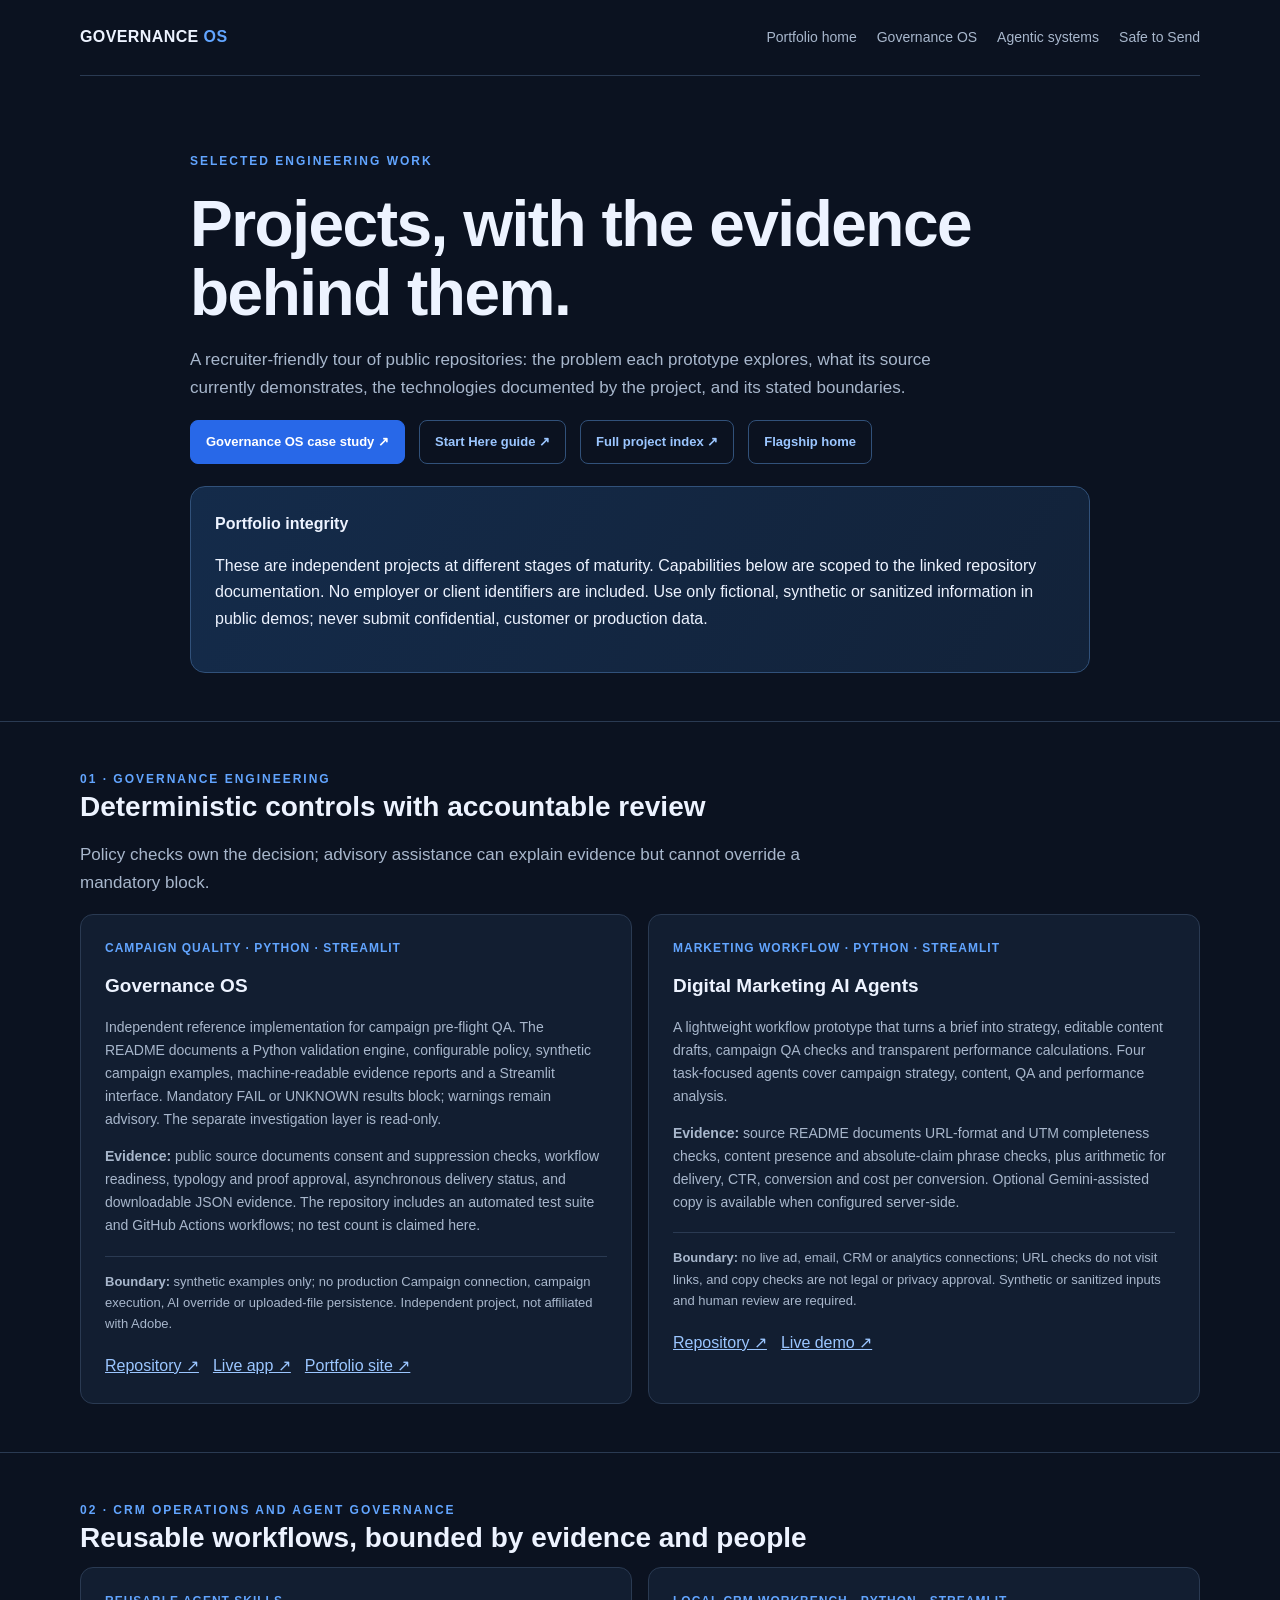
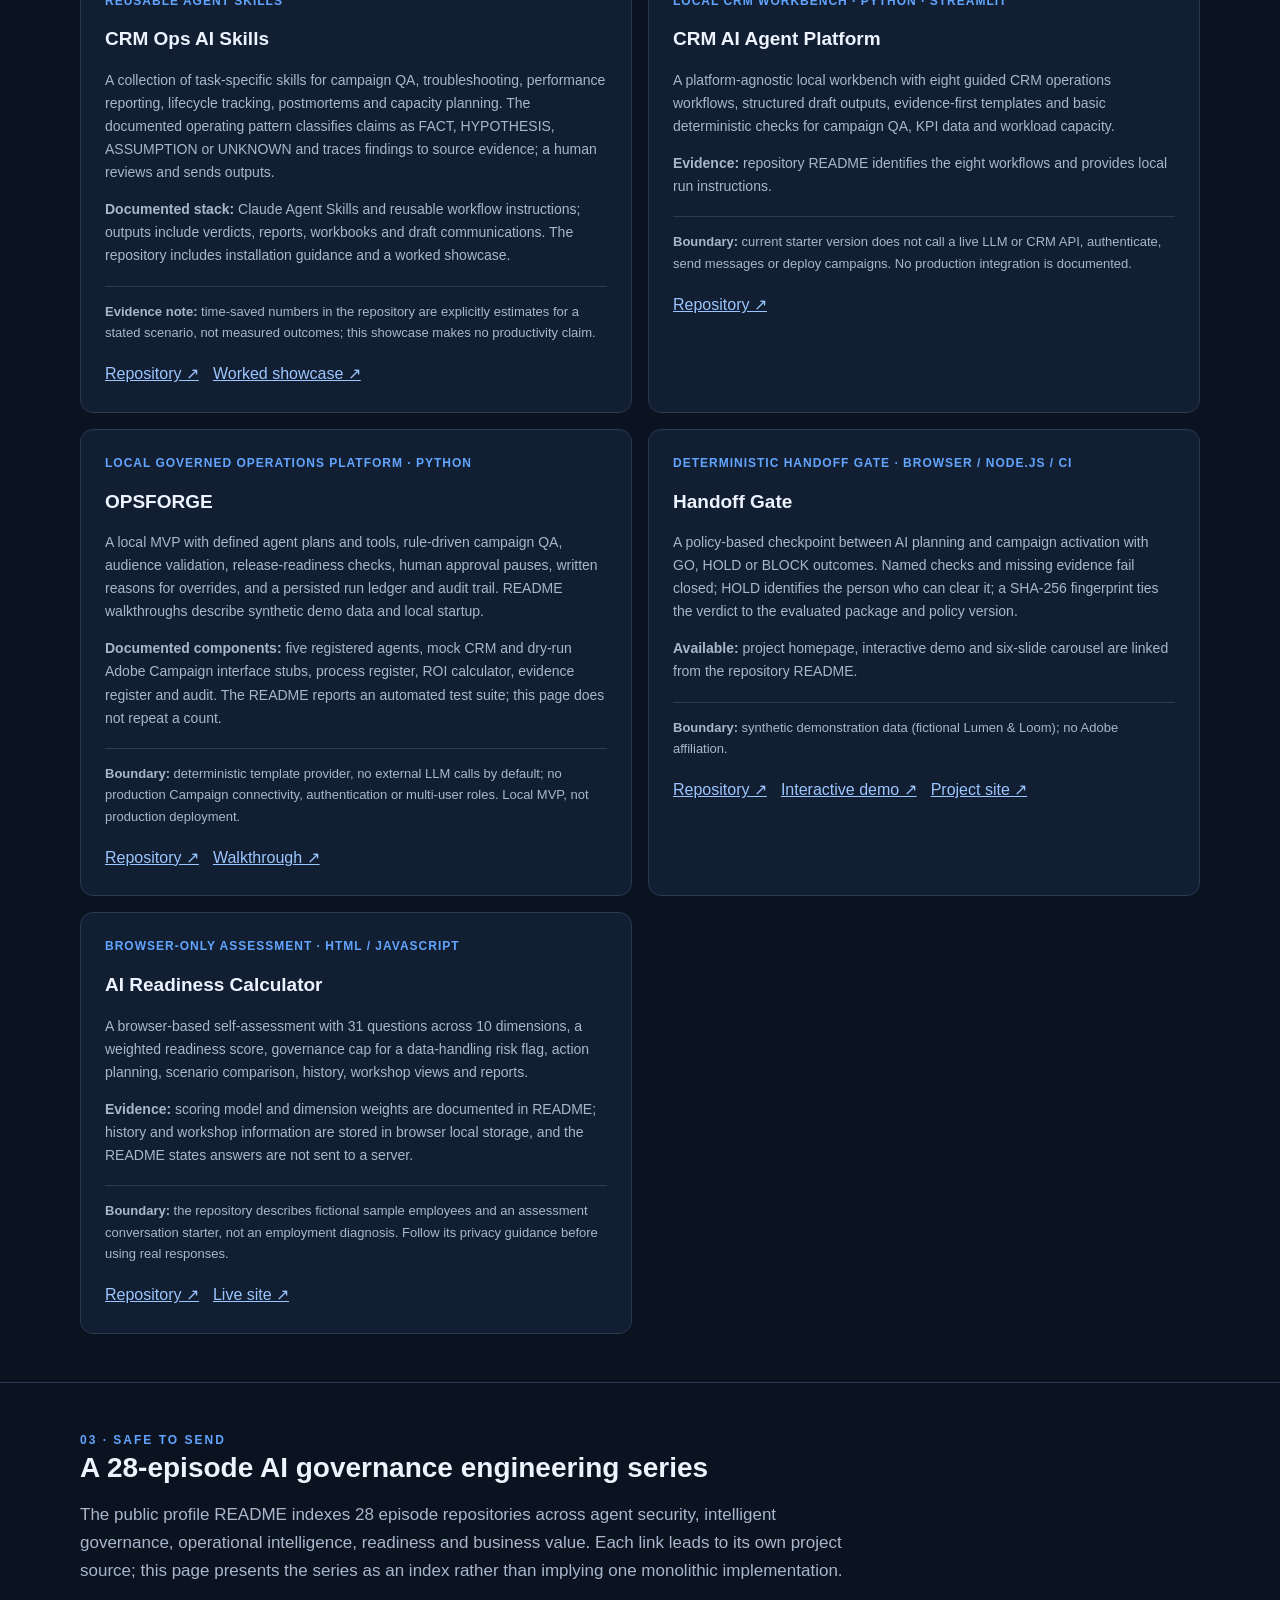
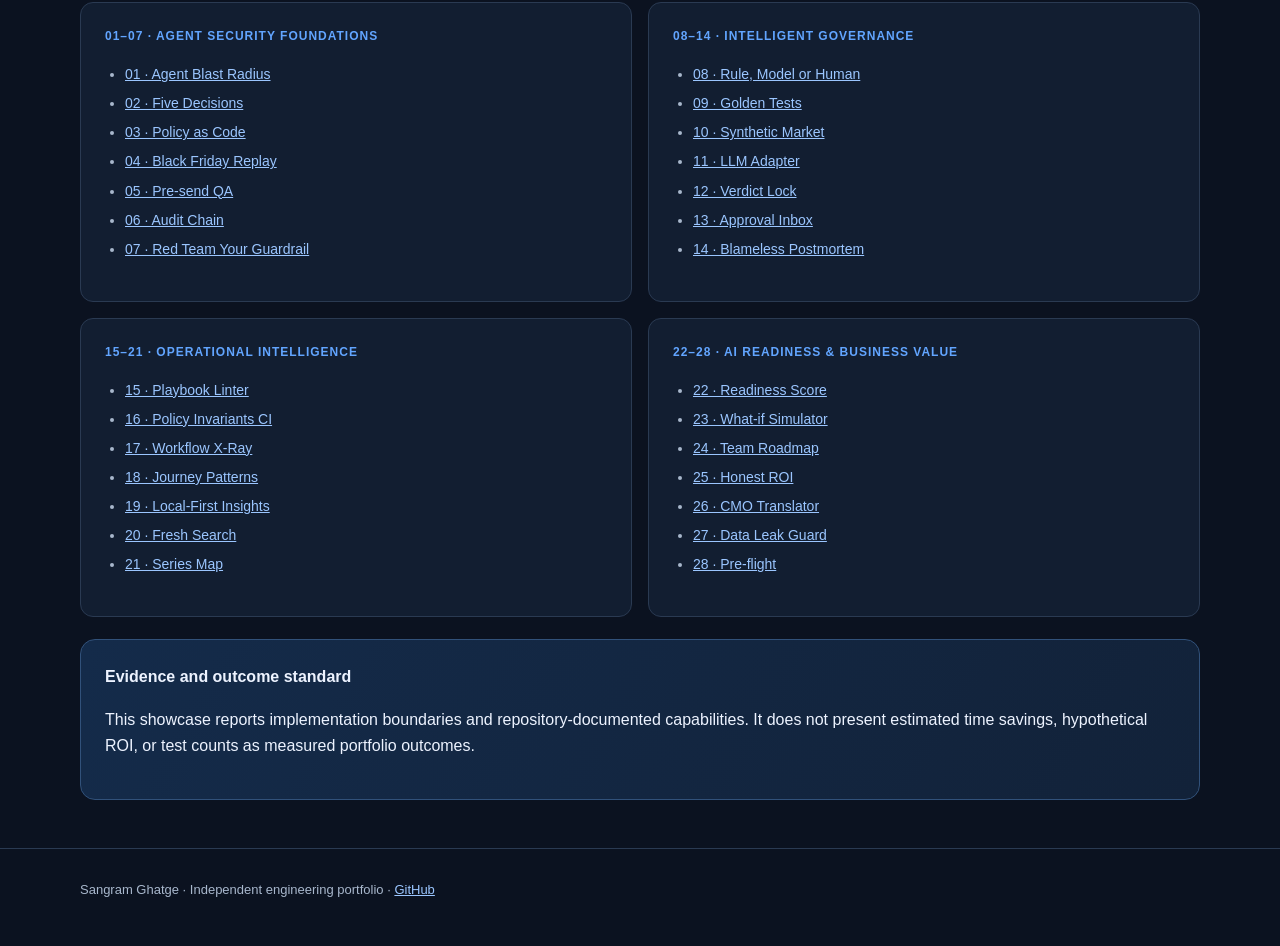
<file: docs/site/projects.html>
<!DOCTYPE html>
<html lang="en">
<head>
<meta charset="UTF-8">
<meta name="viewport" content="width=device-width, initial-scale=1">
<meta name="theme-color" content="#0b1220">
<meta name="description" content="Evidence-based engineering case studies from Sangram Ghatge's public CRM, marketing AI and governance projects.">
<title>Project Showcase | Sangram Ghatge</title>
<style>
:root{--bg:#0b1220;--panel:#121e31;--panel2:#18263b;--text:#edf3ff;--muted:#a8b7cc;--blue:#62a5ff;--green:#6ee7b7;--line:#2a3a52}
*{box-sizing:border-box}html{scroll-behavior:smooth}body{margin:0;background:var(--bg);color:var(--text);font-family:Inter,Segoe UI,Arial,sans-serif;line-height:1.65}a{color:#9bc6ff}a:focus-visible{outline:3px solid var(--green);outline-offset:4px}.wrap{width:min(1120px,90%);margin:auto}nav{min-height:76px;border-bottom:1px solid var(--line);display:flex;align-items:center;justify-content:space-between;gap:18px}.brand{font-weight:800;letter-spacing:.4px;color:var(--text);text-decoration:none}.brand span{color:var(--blue)}.navlinks{display:flex;gap:20px;color:var(--muted);font-size:14px}.navlinks a{color:inherit;text-decoration:none}.hero{padding:76px 0 48px;max-width:900px}.eyebrow{color:var(--blue);font-weight:750;letter-spacing:2px;font-size:12px;text-transform:uppercase}h1{font-size:clamp(38px,6vw,64px);line-height:1.08;letter-spacing:-1.5px;margin:18px 0}h2{font-size:28px;line-height:1.2;margin:0 0 12px}h3{font-size:19px;margin:0 0 10px}.lead,.sub{color:var(--muted);font-size:17px;max-width:790px}.section{padding:48px 0;border-top:1px solid var(--line)}.grid{display:grid;grid-template-columns:repeat(2,1fr);gap:16px}.card{background:var(--panel);border:1px solid var(--line);border-radius:13px;padding:24px;scroll-margin-top:24px}.card p,.card li{color:var(--muted);font-size:14px}.label{font-size:12px;color:var(--blue);font-weight:800;letter-spacing:1px;margin-bottom:12px}.meta{border-top:1px solid var(--line);margin-top:18px;padding-top:14px;color:var(--muted);font-size:13px}.links{display:flex;gap:14px;flex-wrap:wrap;margin-top:18px}.btn{display:inline-block;padding:10px 15px;border-radius:8px;font-weight:700;font-size:13px;border:1px solid #31517a;text-decoration:none}.primary{background:#2868e8;border-color:#2868e8;color:white}.callout{background:linear-gradient(120deg,#142b4a,#122239);border:1px solid #31517a;border-radius:15px;padding:24px;margin-top:22px}ul{padding-left:20px}li{margin:6px 0}footer{padding:30px 0 45px;color:var(--muted);font-size:13px;border-top:1px solid var(--line)}@media(max-width:700px){.grid{grid-template-columns:1fr}.navlinks{gap:10px;font-size:12px;flex-wrap:wrap;justify-content:flex-end}.hero{padding:56px 0 38px}} 
@media(max-width:800px){nav.wrap{height:auto;flex-wrap:wrap;padding:14px 0 8px;gap:8px}.navlinks{width:100%;gap:18px;font-size:13px;overflow-x:auto;-webkit-overflow-scrolling:touch;padding:6px 0 10px;flex-wrap:nowrap;justify-content:flex-start}.navlinks a{white-space:nowrap;display:inline-block!important}}
@media(max-width:560px){.btn{display:block;text-align:center;min-height:44px}.card{padding:18px}}
img,svg{max-width:100%;height:auto}
</style>
</head>
<body>
<nav class="wrap"><a class="brand" href="../">GOVERNANCE <span>OS</span></a><div class="navlinks"><a href="../">Portfolio home</a><a href="#governance-os">Governance OS</a><a href="#agentic-systems">Agentic systems</a><a href="#safe-to-send">Safe to Send</a></div></nav>
<main>
<header class="wrap hero"><div class="eyebrow">Selected engineering work</div><h1>Projects, with the evidence behind them.</h1><p class="lead">A recruiter-friendly tour of public repositories: the problem each prototype explores, what its source currently demonstrates, the technologies documented by the project, and its stated boundaries.</p><div class="links"><a class="btn primary" href="case-study.html">Governance OS case study ↗</a><a class="btn" href="architecture-guide.html">Start Here guide ↗</a><a class="btn" href="portfolio.html">Full project index ↗</a><a class="btn" href="index.html">Flagship home</a></div><div class="callout"><strong>Portfolio integrity</strong><p>These are independent projects at different stages of maturity. Capabilities below are scoped to the linked repository documentation. No employer or client identifiers are included. Use only fictional, synthetic or sanitized information in public demos; never submit confidential, customer or production data.</p></div></header>
<section class="section" id="governance-os"><div class="wrap"><div class="eyebrow">01 · Governance engineering</div><h2>Deterministic controls with accountable review</h2><p class="sub">Policy checks own the decision; advisory assistance can explain evidence but cannot override a mandatory block.</p><div class="grid">
<article class="card"><div class="label">CAMPAIGN QUALITY · PYTHON · STREAMLIT</div><h3>Governance OS</h3><p>Independent reference implementation for campaign pre-flight QA. The README documents a Python validation engine, configurable policy, synthetic campaign examples, machine-readable evidence reports and a Streamlit interface. Mandatory FAIL or UNKNOWN results block; warnings remain advisory. The separate investigation layer is read-only.</p><p><strong>Evidence:</strong> public source documents consent and suppression checks, workflow readiness, typology and proof approval, asynchronous delivery status, and downloadable JSON evidence. The repository includes an automated test suite and GitHub Actions workflows; no test count is claimed here.</p><div class="meta"><strong>Boundary:</strong> synthetic examples only; no production Campaign connection, campaign execution, AI override or uploaded-file persistence. Independent project, not affiliated with Adobe.</div><div class="links"><a href="https://github.com/sghatge/adobe-campaign-v8-governance">Repository ↗</a><a href="https://adobe-campaign-v8-governance-3rzwjb2pbqqftpm3fecxzd.streamlit.app/">Live app ↗</a><a href="https://sghatge.github.io/adobe-campaign-v8-governance/">Portfolio site ↗</a></div></article>
<article class="card"><div class="label">MARKETING WORKFLOW · PYTHON · STREAMLIT</div><h3>Digital Marketing AI Agents</h3><p>A lightweight workflow prototype that turns a brief into strategy, editable content drafts, campaign QA checks and transparent performance calculations. Four task-focused agents cover campaign strategy, content, QA and performance analysis.</p><p><strong>Evidence:</strong> source README documents URL-format and UTM completeness checks, content presence and absolute-claim phrase checks, plus arithmetic for delivery, CTR, conversion and cost per conversion. Optional Gemini-assisted copy is available when configured server-side.</p><div class="meta"><strong>Boundary:</strong> no live ad, email, CRM or analytics connections; URL checks do not visit links, and copy checks are not legal or privacy approval. Synthetic or sanitized inputs and human review are required.</div><div class="links"><a href="https://github.com/sghatge/digital-marketing-ai-agents">Repository ↗</a><a href="https://sghatge-digital-marketing-ai-agents-app-5uhltb.streamlit.app/">Live demo ↗</a></div></article>
</div></div></section>
<section class="section" id="agentic-systems"><div class="wrap"><div class="eyebrow">02 · CRM operations and agent governance</div><h2>Reusable workflows, bounded by evidence and people</h2><div class="grid">
<article class="card"><div class="label">REUSABLE AGENT SKILLS</div><h3>CRM Ops AI Skills</h3><p>A collection of task-specific skills for campaign QA, troubleshooting, performance reporting, lifecycle tracking, postmortems and capacity planning. The documented operating pattern classifies claims as FACT, HYPOTHESIS, ASSUMPTION or UNKNOWN and traces findings to source evidence; a human reviews and sends outputs.</p><p><strong>Documented stack:</strong> Claude Agent Skills and reusable workflow instructions; outputs include verdicts, reports, workbooks and draft communications. The repository includes installation guidance and a worked showcase.</p><div class="meta"><strong>Evidence note:</strong> time-saved numbers in the repository are explicitly estimates for a stated scenario, not measured outcomes; this showcase makes no productivity claim.</div><div class="links"><a href="https://github.com/sghatge/crm-ops-ai-skills">Repository ↗</a><a href="https://github.com/sghatge/crm-ops-ai-skills/blob/main/docs/SHOWCASE.md">Worked showcase ↗</a></div></article>
<article class="card"><div class="label">LOCAL CRM WORKBENCH · PYTHON · STREAMLIT</div><h3>CRM AI Agent Platform</h3><p>A platform-agnostic local workbench with eight guided CRM operations workflows, structured draft outputs, evidence-first templates and basic deterministic checks for campaign QA, KPI data and workload capacity.</p><p><strong>Evidence:</strong> repository README identifies the eight workflows and provides local run instructions.</p><div class="meta"><strong>Boundary:</strong> current starter version does not call a live LLM or CRM API, authenticate, send messages or deploy campaigns. No production integration is documented.</div><div class="links"><a href="https://github.com/sghatge/crm-ai-agent-platform">Repository ↗</a></div></article>
<article class="card"><div class="label">LOCAL GOVERNED OPERATIONS PLATFORM · PYTHON</div><h3>OPSFORGE</h3><p>A local MVP with defined agent plans and tools, rule-driven campaign QA, audience validation, release-readiness checks, human approval pauses, written reasons for overrides, and a persisted run ledger and audit trail. README walkthroughs describe synthetic demo data and local startup.</p><p><strong>Documented components:</strong> five registered agents, mock CRM and dry-run Adobe Campaign interface stubs, process register, ROI calculator, evidence register and audit. The README reports an automated test suite; this page does not repeat a count.</p><div class="meta"><strong>Boundary:</strong> deterministic template provider, no external LLM calls by default; no production Campaign connectivity, authentication or multi-user roles. Local MVP, not production deployment.</div><div class="links"><a href="https://github.com/sghatge/opsforge">Repository ↗</a><a href="https://sghatge.github.io/opsforge/">Walkthrough ↗</a></div></article>
<article class="card"><div class="label">DETERMINISTIC HANDOFF GATE · BROWSER / NODE.JS / CI</div><h3>Handoff Gate</h3><p>A policy-based checkpoint between AI planning and campaign activation with GO, HOLD or BLOCK outcomes. Named checks and missing evidence fail closed; HOLD identifies the person who can clear it; a SHA-256 fingerprint ties the verdict to the evaluated package and policy version.</p><p><strong>Available:</strong> project homepage, interactive demo and six-slide carousel are linked from the repository README.</p><div class="meta"><strong>Boundary:</strong> synthetic demonstration data (fictional Lumen &amp; Loom); no Adobe affiliation.</div><div class="links"><a href="https://github.com/sghatge/handoff-gate">Repository ↗</a><a href="https://sghatge.github.io/handoff-gate/demo/">Interactive demo ↗</a><a href="https://sghatge.github.io/handoff-gate/">Project site ↗</a></div></article>
<article class="card"><div class="label">BROWSER-ONLY ASSESSMENT · HTML / JAVASCRIPT</div><h3>AI Readiness Calculator</h3><p>A browser-based self-assessment with 31 questions across 10 dimensions, a weighted readiness score, governance cap for a data-handling risk flag, action planning, scenario comparison, history, workshop views and reports.</p><p><strong>Evidence:</strong> scoring model and dimension weights are documented in README; history and workshop information are stored in browser local storage, and the README states answers are not sent to a server.</p><div class="meta"><strong>Boundary:</strong> the repository describes fictional sample employees and an assessment conversation starter, not an employment diagnosis. Follow its privacy guidance before using real responses.</div><div class="links"><a href="https://github.com/sghatge/ai-readiness-calculator">Repository ↗</a><a href="https://sghatge.github.io/ai-readiness-calculator/">Live site ↗</a></div></article>
</div></div></section>
<section class="section" id="safe-to-send"><div class="wrap"><div class="eyebrow">03 · Safe to Send</div><h2>A 28-episode AI governance engineering series</h2><p class="sub">The public profile README indexes 28 episode repositories across agent security, intelligent governance, operational intelligence, readiness and business value. Each link leads to its own project source; this page presents the series as an index rather than implying one monolithic implementation.</p><div class="grid">
<article class="card"><div class="label">01–07 · AGENT SECURITY FOUNDATIONS</div><ul><li><a href="https://github.com/sghatge/safe-to-send-01-agent-blast-radius">01 · Agent Blast Radius</a></li><li><a href="https://github.com/sghatge/safe-to-send-02-five-decisions">02 · Five Decisions</a></li><li><a href="https://github.com/sghatge/safe-to-send-03-policy-as-code">03 · Policy as Code</a></li><li><a href="https://github.com/sghatge/safe-to-send-04-black-friday-replay">04 · Black Friday Replay</a></li><li><a href="https://github.com/sghatge/safe-to-send-05-presend-qa">05 · Pre-send QA</a></li><li><a href="https://github.com/sghatge/safe-to-send-06-audit-chain">06 · Audit Chain</a></li><li><a href="https://github.com/sghatge/safe-to-send-07-red-team-your-guardrail">07 · Red Team Your Guardrail</a></li></ul></article>
<article class="card"><div class="label">08–14 · INTELLIGENT GOVERNANCE</div><ul><li><a href="https://github.com/sghatge/safe-to-send-08-rule-model-or-human">08 · Rule, Model or Human</a></li><li><a href="https://github.com/sghatge/safe-to-send-09-golden-tests">09 · Golden Tests</a></li><li><a href="https://github.com/sghatge/safe-to-send-10-synthetic-market">10 · Synthetic Market</a></li><li><a href="https://github.com/sghatge/safe-to-send-11-llm-adapter">11 · LLM Adapter</a></li><li><a href="https://github.com/sghatge/safe-to-send-12-verdict-lock">12 · Verdict Lock</a></li><li><a href="https://github.com/sghatge/safe-to-send-13-approval-inbox">13 · Approval Inbox</a></li><li><a href="https://github.com/sghatge/safe-to-send-14-blameless-postmortem">14 · Blameless Postmortem</a></li></ul></article>
<article class="card"><div class="label">15–21 · OPERATIONAL INTELLIGENCE</div><ul><li><a href="https://github.com/sghatge/safe-to-send-15-playbook-linter">15 · Playbook Linter</a></li><li><a href="https://github.com/sghatge/safe-to-send-16-policy-invariants-ci">16 · Policy Invariants CI</a></li><li><a href="https://github.com/sghatge/safe-to-send-17-workflow-xray">17 · Workflow X-Ray</a></li><li><a href="https://github.com/sghatge/safe-to-send-18-journey-patterns">18 · Journey Patterns</a></li><li><a href="https://github.com/sghatge/safe-to-send-19-local-first-insights">19 · Local-First Insights</a></li><li><a href="https://github.com/sghatge/safe-to-send-20-fresh-search">20 · Fresh Search</a></li><li><a href="https://github.com/sghatge/safe-to-send-21-series-map">21 · Series Map</a></li></ul></article>
<article class="card"><div class="label">22–28 · AI READINESS &amp; BUSINESS VALUE</div><ul><li><a href="https://github.com/sghatge/safe-to-send-22-readiness-score">22 · Readiness Score</a></li><li><a href="https://github.com/sghatge/safe-to-send-23-what-if-simulator">23 · What-if Simulator</a></li><li><a href="https://github.com/sghatge/safe-to-send-24-team-roadmap">24 · Team Roadmap</a></li><li><a href="https://github.com/sghatge/safe-to-send-25-honest-roi">25 · Honest ROI</a></li><li><a href="https://github.com/sghatge/safe-to-send-26-cmo-translator">26 · CMO Translator</a></li><li><a href="https://github.com/sghatge/safe-to-send-27-data-leak-guard">27 · Data Leak Guard</a></li><li><a href="https://github.com/sghatge/safe-to-send-28-preflight">28 · Pre-flight</a></li></ul></article>
</div><div class="callout"><strong>Evidence and outcome standard</strong><p>This showcase reports implementation boundaries and repository-documented capabilities. It does not present estimated time savings, hypothetical ROI, or test counts as measured portfolio outcomes.</p></div></div></section>
</main>
<footer><div class="wrap">Sangram Ghatge · Independent engineering portfolio · <a href="https://github.com/sghatge">GitHub</a></div></footer>
</body></html>
</file>
<file: docs/site/demos/fieldnotes/styles.css>
:root{--ink:#15261e;--muted:#5f6d63;--line:#e3e8e1;--paper:#f7f8f4;--white:#fff;--green:#315b46;--deep:#10271e;--lime:#d3f36b;--soft:#edf3e9;--amber:#f6ecd5;--amber-ink:#7a5a17;--shadow:0 16px 50px #1c38250d;--sans:'DM Sans',system-ui,-apple-system,'Segoe UI',Roboto,sans-serif;--display:Manrope,system-ui,-apple-system,'Segoe UI',Roboto,sans-serif;--mono:'DM Mono',ui-monospace,SFMono-Regular,Menlo,monospace}
*{box-sizing:border-box}html{-webkit-text-size-adjust:100%}body{margin:0;background:var(--paper);color:var(--ink);font:16px/1.6 var(--sans)}
a{color:var(--green)}img,svg{max-width:100%}
.wrap{max-width:1080px;margin:0 auto;padding:0 20px}
.top{background:var(--deep);color:#fff}.top .wrap{display:flex;align-items:center;justify-content:space-between;height:64px;gap:16px}
.brand{display:flex;align-items:center;gap:10px;color:#fff;text-decoration:none;font:800 18px var(--display);letter-spacing:-.5px}
.brand-mark{width:28px;height:28px;border-radius:8px;background:var(--lime);color:#173326;display:grid;place-items:center;font:800 14px var(--display)}
.top nav{display:flex;gap:18px;font-size:14px}.top nav a{color:#c8d2ca;text-decoration:none;white-space:nowrap}.top .brand{white-space:nowrap}.top nav a:hover{color:#fff}
.hero{background:var(--deep);color:#fff;padding:56px 0 64px}
.eyebrow{font:12px var(--mono);letter-spacing:1.2px;text-transform:uppercase;color:#9fb3a6}
.hero h1{font:700 clamp(32px,6vw,52px)/1.08 var(--display);letter-spacing:-1.5px;margin:12px 0 16px;max-width:760px}
.hero p{color:#d3e0d5;font-size:18px;max-width:640px;margin:0}
.pillars{display:grid;grid-template-columns:repeat(3,1fr);gap:14px;margin-top:36px}
.pillar{border:1px solid #ffffff22;border-radius:12px;padding:16px}.pillar b{display:block;color:var(--lime);font-size:14px;margin-bottom:4px}.pillar span{color:#c8d2ca;font-size:14px}
main{padding:48px 0 72px}
h2{font:700 26px/1.2 var(--display);letter-spacing:-.6px;margin:0 0 8px}
.lead{color:var(--muted);margin:0 0 24px;max-width:680px}
.cards{display:grid;grid-template-columns:repeat(3,1fr);gap:16px}
.card{background:var(--white);border:1px solid var(--line);border-radius:14px;padding:22px;box-shadow:var(--shadow);display:flex;flex-direction:column;gap:10px}
.card h3{font:700 19px var(--display);margin:0;letter-spacing:-.3px}.card p{margin:0;color:var(--muted);font-size:15px}
.card .links{margin-top:auto;display:flex;gap:10px;flex-wrap:wrap;padding-top:8px}
.card.feature{grid-column:span 3;flex-direction:row;align-items:center;gap:24px;background:var(--soft)}
.card.feature>div:first-child{flex:1}
.status{align-self:flex-start;font:11px var(--mono);letter-spacing:.6px;text-transform:uppercase;padding:5px 9px;border-radius:99px;background:#eef1ec;color:#4d5b51}
.status.available{background:#dff3c8;color:#2d5420}.status.pilot{background:var(--lime);color:#203d2e}.status.preview{background:var(--amber);color:var(--amber-ink)}
.btn{display:inline-block;border:0;border-radius:9px;padding:11px 16px;background:var(--green);color:#fff;font:600 14px var(--sans);text-decoration:none;cursor:pointer}
.btn:hover{background:#244a37}.btn.secondary{background:#fff;border:1px solid var(--line);color:#3e4d42}.btn.secondary:hover{background:#f3f6f1}
.btn.lime{background:var(--lime);color:#203d2e}
.note{background:var(--amber);border:1px solid #ecdcb6;color:#5c4612;border-radius:12px;padding:14px 16px;font-size:14px}
.note b{color:#3f300a}
section+section{margin-top:56px}
.cols{display:grid;grid-template-columns:1fr 1fr;gap:16px}
.box{background:#fff;border:1px solid var(--line);border-radius:14px;padding:22px}
.box h3{font:700 17px var(--display);margin:0 0 10px}
ul.check,ul.cross{list-style:none;padding:0;margin:0;display:grid;gap:8px;font-size:15px}
ul.check li,ul.cross li{padding-left:26px;position:relative}
ul.check li:before{content:'✓';position:absolute;left:0;color:var(--green);font-weight:700}
ul.cross li:before{content:'–';position:absolute;left:4px;color:#a0662c;font-weight:700}
table.flow{width:100%;border-collapse:collapse;background:#fff;border:1px solid var(--line);border-radius:14px;overflow:hidden;font-size:15px}
table.flow th,table.flow td{text-align:left;padding:12px 14px;border-top:1px solid var(--line);vertical-align:top}
table.flow th{background:#f1f4ef;font:600 13px var(--sans);color:#3e4d42;border-top:0}
.cta{display:flex;gap:12px;flex-wrap:wrap;margin-top:24px}
footer{border-top:1px solid var(--line);padding:28px 0 40px;color:var(--muted);font-size:14px}
footer .wrap{display:flex;justify-content:space-between;gap:16px;flex-wrap:wrap}
footer a{color:var(--muted)}
.crumbs{font:12px var(--mono);color:#9fb3a6;margin-bottom:10px}.crumbs a{color:#c8d2ca}
@media(max-width:820px){.cards{grid-template-columns:1fr 1fr}.card.feature{grid-column:span 2;flex-direction:column;align-items:flex-start}.pillars{grid-template-columns:1fr}}
@media(max-width:560px){.cards,.cols{grid-template-columns:1fr}.card.feature{grid-column:auto}.hero{padding:40px 0 48px}.hero p{font-size:16px}.top nav{gap:12px;font-size:13px}.top nav .hide-sm{display:none}main{padding:36px 0 56px}h2{font-size:22px}table.flow{font-size:14px}table.flow th,table.flow td{padding:10px}}
</file>
